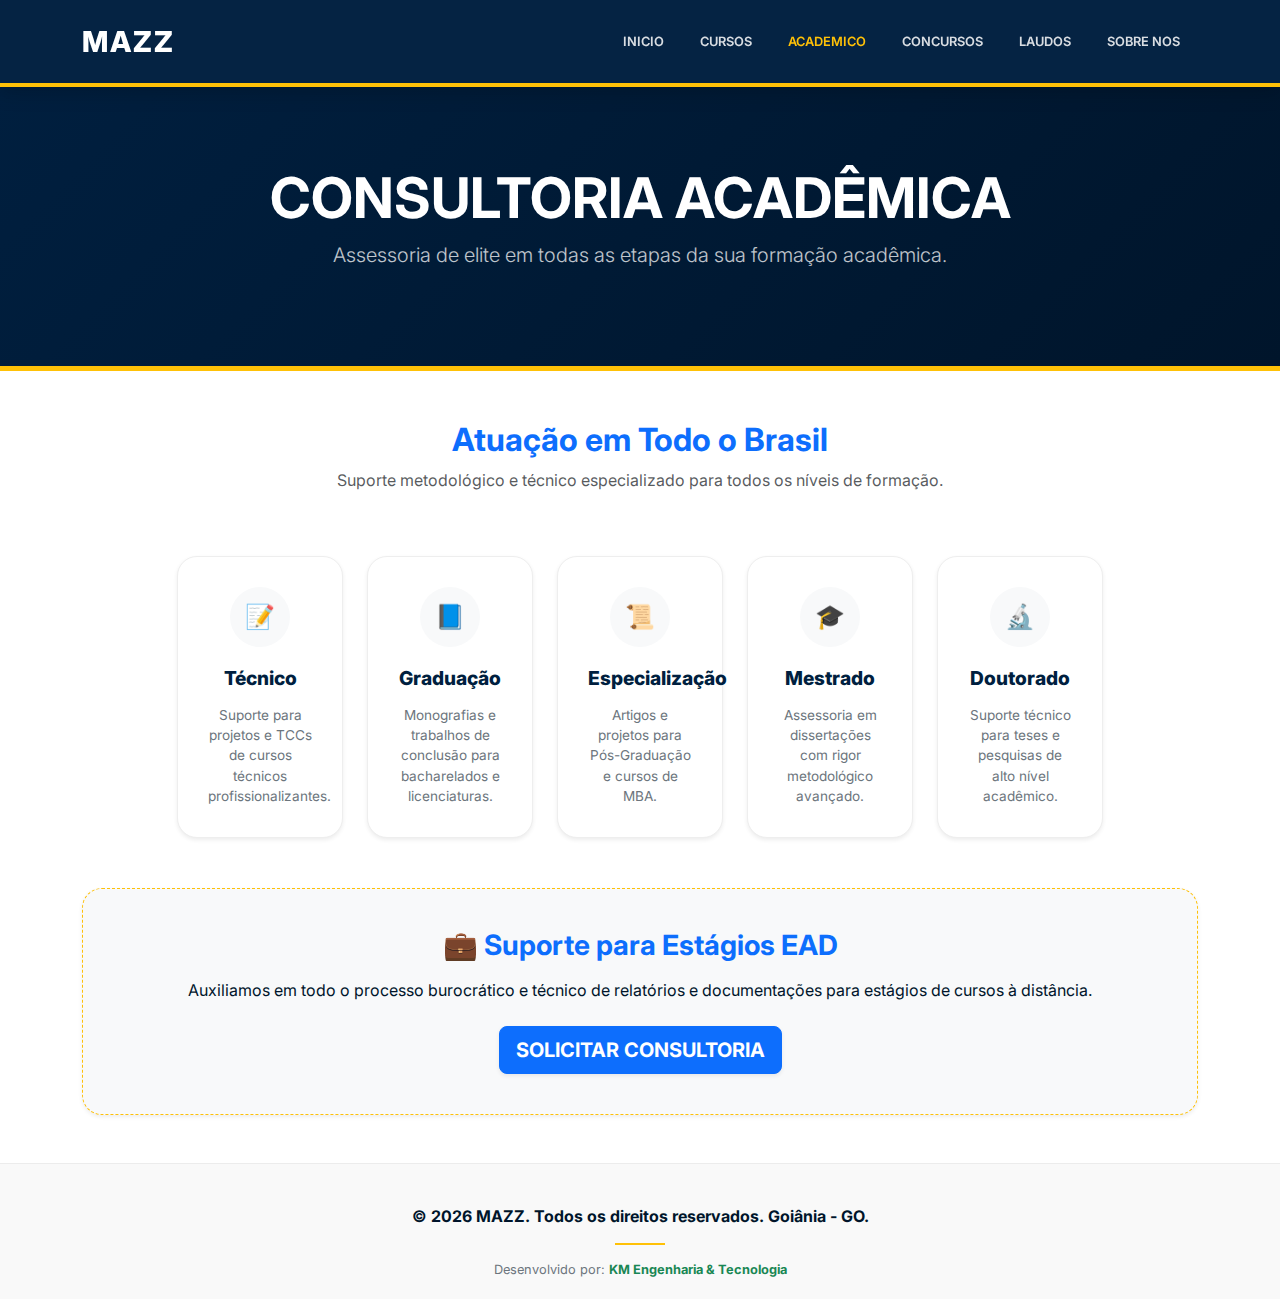
<file: academico.html>
<!DOCTYPE html>
<html lang="pt-BR">
<head>
    <meta charset="UTF-8">
    <meta name="viewport" content="width=device-width, initial-scale=1.0">
    <title>Consultoria Acadêmica - MAZZ</title>
    <link href="https://cdn.jsdelivr.net/npm/bootstrap@5.3.0/dist/css/bootstrap.min.css" rel="stylesheet">
    <link href="https://fonts.googleapis.com/css2?family=Inter:wght@400;600;800&display=swap" rel="stylesheet">
    <style>
        :root {
            --mazz-blue: #001f3f;
            --mazz-gold: #ffc107;
            --mazz-dark: #00152b;
            --mazz-gray: #6c757d;
            --mazz-light: #f8f9fa;
        }

        body { 
            padding-top: 85px; 
            font-family: 'Inter', sans-serif; 
            background-color: #ffffff;
            color: var(--mazz-dark);
        }

        /* NAVBAR PREMIUM */
        .navbar {
            background: rgba(0, 31, 63, 0.98) !important;
            backdrop-filter: blur(12px);
            border-bottom: 4px solid var(--mazz-gold);
            padding: 15px 0;
            box-shadow: 0 4px 20px rgba(0,0,0,0.2);
        }

        .navbar-brand { font-size: 1.8rem; font-weight: 800; letter-spacing: 2px; color: white !important; }
        .nav-link { color: rgba(255, 255, 255, 0.85) !important; font-weight: 600; text-transform: uppercase; font-size: 0.8rem; margin: 0 10px; transition: 0.3s; }
        .nav-link:hover, .nav-link.active { color: var(--mazz-gold) !important; }

        /* HEADER */
        .page-header {
            background: linear-gradient(135deg, var(--mazz-blue) 0%, var(--mazz-dark) 100%);
            color: white;
            padding: 80px 0;
            margin-bottom: 50px;
            border-bottom: 5px solid var(--mazz-gold);
        }

        /* CARDS ACADÊMICOS */
        .academico-card {
            border: 1px solid #eee;
            border-radius: 20px;
            transition: all 0.4s ease;
            background: #fff;
            padding: 30px;
            height: 100%;
            text-align: center;
            display: flex;
            flex-direction: column;
        }

        .academico-card:hover {
            transform: translateY(-10px);
            box-shadow: 0 20px 40px rgba(0,0,0,0.08);
            border-color: var(--mazz-gold);
        }

        .icon-circle {
            width: 60px;
            height: 60px;
            background: var(--mazz-light);
            color: var(--mazz-blue);
            border-radius: 50%;
            display: flex;
            align-items: center;
            justify-content: center;
            font-size: 1.5rem;
            margin: 0 auto 20px;
            transition: 0.3s;
        }

        .academico-card:hover .icon-circle {
            background: var(--mazz-gold);
            color: var(--mazz-blue);
        }

        .card-title { font-weight: 800; color: var(--mazz-blue); margin-bottom: 15px; font-size: 1.2rem; }
        .card-text { font-size: 0.85rem; color: var(--mazz-gray); flex-grow: 1; }

        /* DESTAQUE ESTÁGIO */
        .estagio-banner {
            background: var(--mazz-light);
            border-radius: 20px;
            padding: 40px;
            margin-top: 50px;
            border: 1px dashed var(--mazz-gold);
        }

        /* RODAPÉ MAZZ PADRÃO */
        .mazz-footer {
            background-color: #f9f9f9;
            padding: 40px 0 20px;
            border-top: 1px solid #ececec;
            margin-top: auto;
        }
        .footer-copyright { color: var(--mazz-dark); font-weight: 700; }
        .footer-divider { width: 50px; height: 2px; background: var(--mazz-gold); margin: 15px auto; }
        .footer-dev { font-size: 0.8rem; color: var(--mazz-gray); }
        .footer-dev a { color: #198754; text-decoration: none; font-weight: 700; }
    </style>
</head>
<body class="d-flex flex-column min-vh-100">

    <nav class="navbar navbar-expand-lg navbar-dark fixed-top">
        <div class="container">
            <a class="navbar-brand" href="index.html">MAZZ</a>
            <div class="collapse navbar-collapse" id="navbarNav">
                <ul class="navbar-nav ms-auto text-center">
                    <li class="nav-item"><a class="nav-link" href="index.html">Inicio</a></li>
                    <li class="nav-item"><a class="nav-link" href="cursos.html">Cursos</a></li>
                    <li class="nav-item"><a class="nav-link active" href="academico.html">Academico</a></li>
                    <li class="nav-item"><a class="nav-link" href="concursos.html">Concursos</a></li>
                    <li class="nav-item"><a class="nav-link" href="laudos.html">Laudos</a></li>
                    <li class="nav-item"><a class="nav-link" href="sobre.html">Sobre Nos</a></li>
                </ul>
            </div>
        </div>
    </nav>

    <header class="page-header text-center">
        <div class="container">
            <h1 class="display-4 fw-bold">CONSULTORIA ACADÊMICA</h1>
            <p class="lead opacity-75">Assessoria de elite em todas as etapas da sua formação acadêmica.</p>
        </div>
    </header>

    <main class="container mb-5 flex-grow-1">
        <div class="row text-center mb-5">
            <div class="col-12">
                <h2 class="fw-bold text-primary">Atuação em Todo o Brasil</h2>
                <p class="text-muted">Suporte metodológico e técnico especializado para todos os níveis de formação.</p>
            </div>
        </div>

        <div class="row g-4 justify-content-center">
            <div class="col-md-4 col-lg-2">
                <div class="academico-card shadow-sm">
                    <div class="icon-circle">📝</div>
                    <h4 class="card-title">Técnico</h4>
                    <p class="card-text">Suporte para projetos e TCCs de cursos técnicos profissionalizantes.</p>
                </div>
            </div>

            <div class="col-md-4 col-lg-2">
                <div class="academico-card shadow-sm">
                    <div class="icon-circle">📘</div>
                    <h4 class="card-title">Graduação</h4>
                    <p class="card-text">Monografias e trabalhos de conclusão para bacharelados e licenciaturas.</p>
                </div>
            </div>

            <div class="col-md-4 col-lg-2">
                <div class="academico-card shadow-sm">
                    <div class="icon-circle">📜</div>
                    <h4 class="card-title">Especialização</h4>
                    <p class="card-text">Artigos e projetos para Pós-Graduação e cursos de MBA.</p>
                </div>
            </div>

            <div class="col-md-4 col-lg-2">
                <div class="academico-card shadow-sm">
                    <div class="icon-circle">🎓</div>
                    <h4 class="card-title">Mestrado</h4>
                    <p class="card-text">Assessoria em dissertações com rigor metodológico avançado.</p>
                </div>
            </div>

            <div class="col-md-4 col-lg-2">
                <div class="academico-card shadow-sm">
                    <div class="icon-circle">🔬</div>
                    <h4 class="card-title">Doutorado</h4>
                    <p class="card-text">Suporte técnico para teses e pesquisas de alto nível acadêmico.</p>
                </div>
            </div>
        </div>

        <div class="estagio-banner text-center shadow-sm">
            <h3 class="fw-bold text-primary mb-3">💼 Suporte para Estágios EAD</h3>
            <p class="mb-4">Auxiliamos em todo o processo burocrático e técnico de relatórios e documentações para estágios de cursos à distância.</p>
            <a href="https://wa.me/5562996466033" class="btn btn-primary btn-lg fw-bold shadow-sm">SOLICITAR CONSULTORIA</a>
        </div>
    </main>

    <footer class="mazz-footer text-center">
        <div class="container">
            <div class="footer-copyright">
                &copy; 2026 MAZZ. Todos os direitos reservados. Goiânia - GO.
            </div>
            <div class="footer-divider"></div>
            <div class="footer-dev">
                Desenvolvido por: <a href="https://www.kmprojetos.eng.br/" target="_blank">KM Engenharia & Tecnologia</a>
            </div>
        </div>
    </footer>

    <script src="https://cdn.jsdelivr.net/npm/bootstrap@5.3.0/dist/js/bootstrap.bundle.min.js"></script>
</body>
</html>
</file>
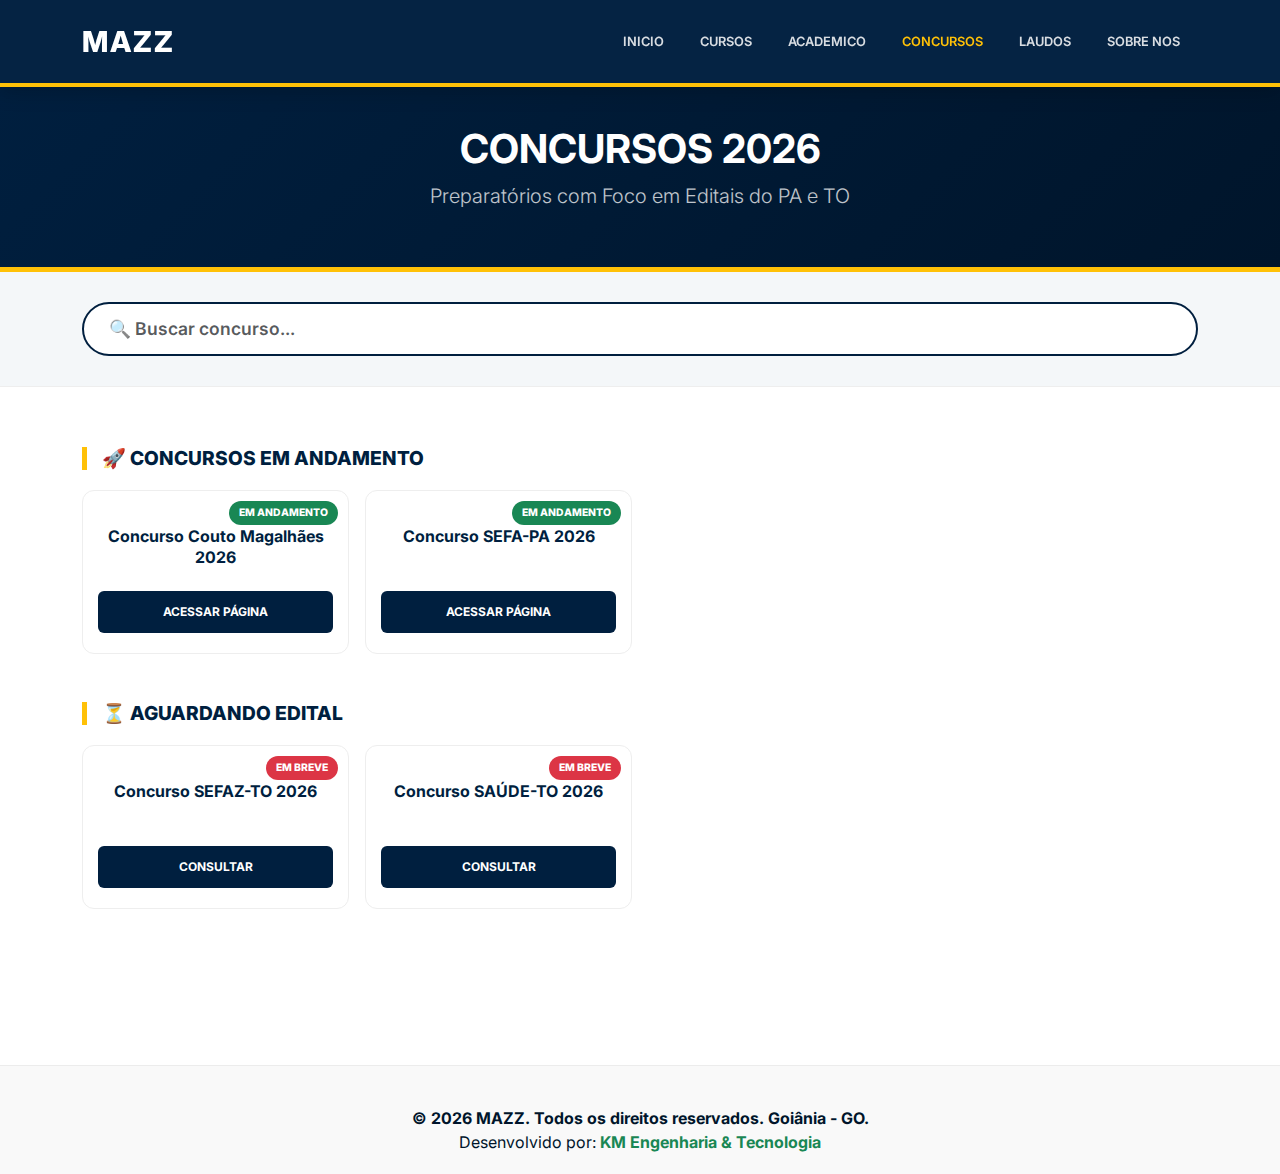
<file: concursos.html>
<!DOCTYPE html>
<html lang="pt-BR">
<head>
    <meta charset="UTF-8">
    <meta name="viewport" content="width=device-width, initial-scale=1.0">
    <title>Concursos 2026 - MAZZ</title>
    <link href="https://cdn.jsdelivr.net/npm/bootstrap@5.3.0/dist/css/bootstrap.min.css" rel="stylesheet">
    <link href="https://fonts.googleapis.com/css2?family=Inter:wght@400;600;800&display=swap" rel="stylesheet">
    <style>
        :root { --mazz-blue: #001f3f; --mazz-gold: #ffc107; --mazz-dark: #00152b; --mazz-gray: #6c757d; }
        body { padding-top: 85px; font-family: 'Inter', sans-serif; background-color: #ffffff; color: var(--mazz-dark); }
        
        .navbar { background: rgba(0, 31, 63, 0.98) !important; backdrop-filter: blur(12px); border-bottom: 4px solid var(--mazz-gold); padding: 15px 0; box-shadow: 0 4px 20px rgba(0,0,0,0.2); }
        .navbar-brand { font-size: 1.8rem; font-weight: 800; letter-spacing: 2px; color: white !important; text-decoration: none; }
        .nav-link { color: rgba(255, 255, 255, 0.85) !important; font-weight: 600; text-transform: uppercase; font-size: 0.8rem; margin: 0 10px; transition: 0.3s; }
        .nav-link:hover, .nav-link.active { color: var(--mazz-gold) !important; }

        .page-header { background: linear-gradient(135deg, var(--mazz-blue) 0%, var(--mazz-dark) 100%); color: white; padding: 40px 0; border-bottom: 5px solid var(--mazz-gold); text-align: center; }
        .search-container { background: #f4f7f9; padding: 30px 0; border-bottom: 1px solid #eee; margin-bottom: 20px; }
        .search-input { border: 2px solid var(--mazz-blue); border-radius: 50px; padding: 12px 25px; font-weight: 600; font-size: 1.1rem; outline: none; }

        .badge-status { font-size: 0.65rem; padding: 4px 10px; border-radius: 50px; position: absolute; top: 10px; right: 10px; font-weight: 800; text-transform: uppercase; }
        .bg-andamento { background-color: #198754; color: white; }
        .bg-aguardando { background-color: #dc3545; color: white; animation: pulse 2s infinite; }
        @keyframes pulse { 0% { opacity: 1; } 50% { opacity: 0.6; } 100% { opacity: 1; } }

        .trilha-title { color: var(--mazz-blue); font-weight: 800; border-left: 5px solid var(--mazz-gold); padding-left: 15px; margin: 40px 0 20px; text-transform: uppercase; font-size: 1.2rem; }
        .nr-card { border: 1px solid #eee; border-radius: 12px; transition: 0.3s; background: #fff; padding: 35px 15px 20px; height: 100%; display: flex; flex-direction: column; text-align: center; position: relative; }
        .nr-card:hover { border-color: var(--mazz-gold); box-shadow: 0 10px 20px rgba(0,0,0,0.05); transform: translateY(-5px); }
        .course-title { font-weight: 700; font-size: 1rem; color: var(--mazz-blue); min-height: 50px; margin-bottom: 15px; line-height: 1.3; }
        .btn-buy { background-color: var(--mazz-blue); color: white !important; font-size: 0.75rem; font-weight: 700; text-transform: uppercase; border-radius: 6px; border: none; padding: 12px; margin-top: auto; cursor: pointer; text-decoration: none; display: inline-block; }

        .modal-header { background-color: var(--mazz-blue); color: white; border-bottom: 3px solid var(--mazz-gold); }
        .ch-badge { background-color: var(--mazz-gold); color: var(--mazz-blue); font-weight: 800; padding: 5px 12px; border-radius: 5px; font-size: 0.85rem; display: inline-block; margin-bottom: 15px; }

        .mazz-footer { background-color: #f9f9f9; padding: 40px 0 20px; border-top: 1px solid #ececec; margin-top: 60px; text-align: center; }
        .footer-dev a { color: #198754; text-decoration: none; font-weight: 700; }
    </style>
</head>
<body class="d-flex flex-column min-vh-100">

    <nav class="navbar navbar-expand-lg navbar-dark fixed-top">
        <div class="container">
            <a class="navbar-brand" href="index.html">MAZZ</a>
            <div class="collapse navbar-collapse" id="navbarNav">
                <ul class="navbar-nav ms-auto text-center">
                    <li class="nav-item"><a class="nav-link" href="index.html">Inicio</a></li>
                    <li class="nav-item"><a class="nav-link" href="cursos.html">Cursos</a></li>
                    <li class="nav-item"><a class="nav-link" href="academico.html">Academico</a></li>
                    <li class="nav-item"><a class="nav-link active" href="concursos.html">Concursos</a></li>
                    <li class="nav-item"><a class="nav-link" href="laudos.html">Laudos</a></li>
                    <li class="nav-item"><a class="nav-link" href="sobre.html">Sobre Nos</a></li>
                </ul>
            </div>
        </div>
    </nav>

    <header class="page-header">
        <div class="container">
            <h1 class="display-6 fw-bold text-uppercase">Concursos 2026</h1>
            <p class="lead opacity-75">Preparatórios com Foco em Editais do PA e TO</p>
        </div>
    </header>

    <section class="search-container sticky-top" style="top: 80px; z-index: 999;">
        <div class="container text-center">
            <input type="text" id="searchInput" class="form-control search-input" placeholder="🔍 Buscar concurso...">
        </div>
    </section>

    <main class="container mb-5 flex-grow-1">
        <div id="trilhas-container"></div>
        <div id="noResults" class="text-center py-5 d-none"><h4>Nenhum curso encontrado.</h4></div>
    </main>

    <div class="modal fade" id="modalEmenta" tabindex="-1">
        <div class="modal-dialog modal-dialog-centered">
            <div class="modal-content border-0">
                <div class="modal-header">
                    <h5 class="modal-title fw-bold" id="m-titulo">DETALHES DO CURSO</h5>
                    <button type="button" class="btn-close btn-close-white" data-bs-dismiss="modal"></button>
                </div>
                <div class="modal-body p-4 text-center">
                    <div class="ch-badge">⏱ Carga Horária: 40 Horas</div>
                    <p class="text-muted fw-bold">Conteúdo: Apostilas, Exercícios e Simulados Online.</p>
                    <hr>
                    <a href="https://wa.me/5562996466033" target="_blank" class="btn btn-success w-100 fw-bold py-3 mt-3">CONSULTAR NO WHATSAPP</a>
                </div>
            </div>
        </div>
    </div>

    <footer class="mazz-footer">
        <div class="container">
            <div class="fw-bold">&copy; 2026 MAZZ. Todos os direitos reservados. Goiânia - GO.</div>
            <div class="footer-dev">Desenvolvido por: <a href="https://www.kmprojetos.eng.br/" target="_blank">KM Engenharia & Tecnologia</a></div>
        </div>
    </footer>

    <script src="https://cdn.jsdelivr.net/npm/bootstrap@5.3.0/dist/js/bootstrap.bundle.min.js"></script>
    <script>
        const dadosTrilhas = [
            {
                trilha: "🚀 CONCURSOS EM ANDAMENTO",
                statusClass: "bg-andamento",
                statusText: "Em Andamento",
                cursos: [
                    { nome: "Concurso Couto Magalhães 2026", link: "couto.html" },
                    { nome: "Concurso SEFA-PA 2026", link: "sefa-pa.html" }
                ]
            },
            {
                trilha: "⏳ AGUARDANDO EDITAL",
                statusClass: "bg-aguardando",
                statusText: "Em Breve",
                cursos: [
                    { nome: "Concurso SEFAZ-TO 2026", link: null },
                    { nome: "Concurso SAÚDE-TO 2026", link: null }
                ]
            }
        ];

        const container = document.getElementById('trilhas-container');

        function render(f = "") {
            container.innerHTML = "";
            let total = 0;
            dadosTrilhas.forEach(t => {
                let has = false;
                let content = `<h2 class="trilha-title">${t.trilha}</h2><div class="row g-3">`;
                t.cursos.forEach(c => {
                    if (c.nome.toLowerCase().includes(f.toLowerCase())) {
                        let btnHtml = c.link 
                            ? `<a href="${c.link}" class="btn-buy">Acessar Página</a>`
                            : `<button class="btn-buy" onclick="abrir('${c.nome}')">Consultar</button>`;
                        
                        content += `
                            <div class="col-6 col-md-6 col-lg-3">
                                <div class="nr-card">
                                    <span class="badge-status ${t.statusClass}">${t.statusText}</span>
                                    <div class="course-title">${c.nome}</div>
                                    ${btnHtml}
                                </div>
                            </div>`;
                        total++; has = true;
                    }
                });
                content += `</div>`;
                if (has) container.innerHTML += `<div class="mb-5">${content}</div>`;
            });
            document.getElementById('noResults').classList.toggle('d-none', total > 0);
        }

        function abrir(titulo) {
            document.getElementById('m-titulo').innerText = titulo;
            new bootstrap.Modal(document.getElementById('modalEmenta')).show();
        }

        document.getElementById('searchInput').addEventListener('input', (e) => render(e.target.value));
        render();
    </script>
</body>
</html>
</file>
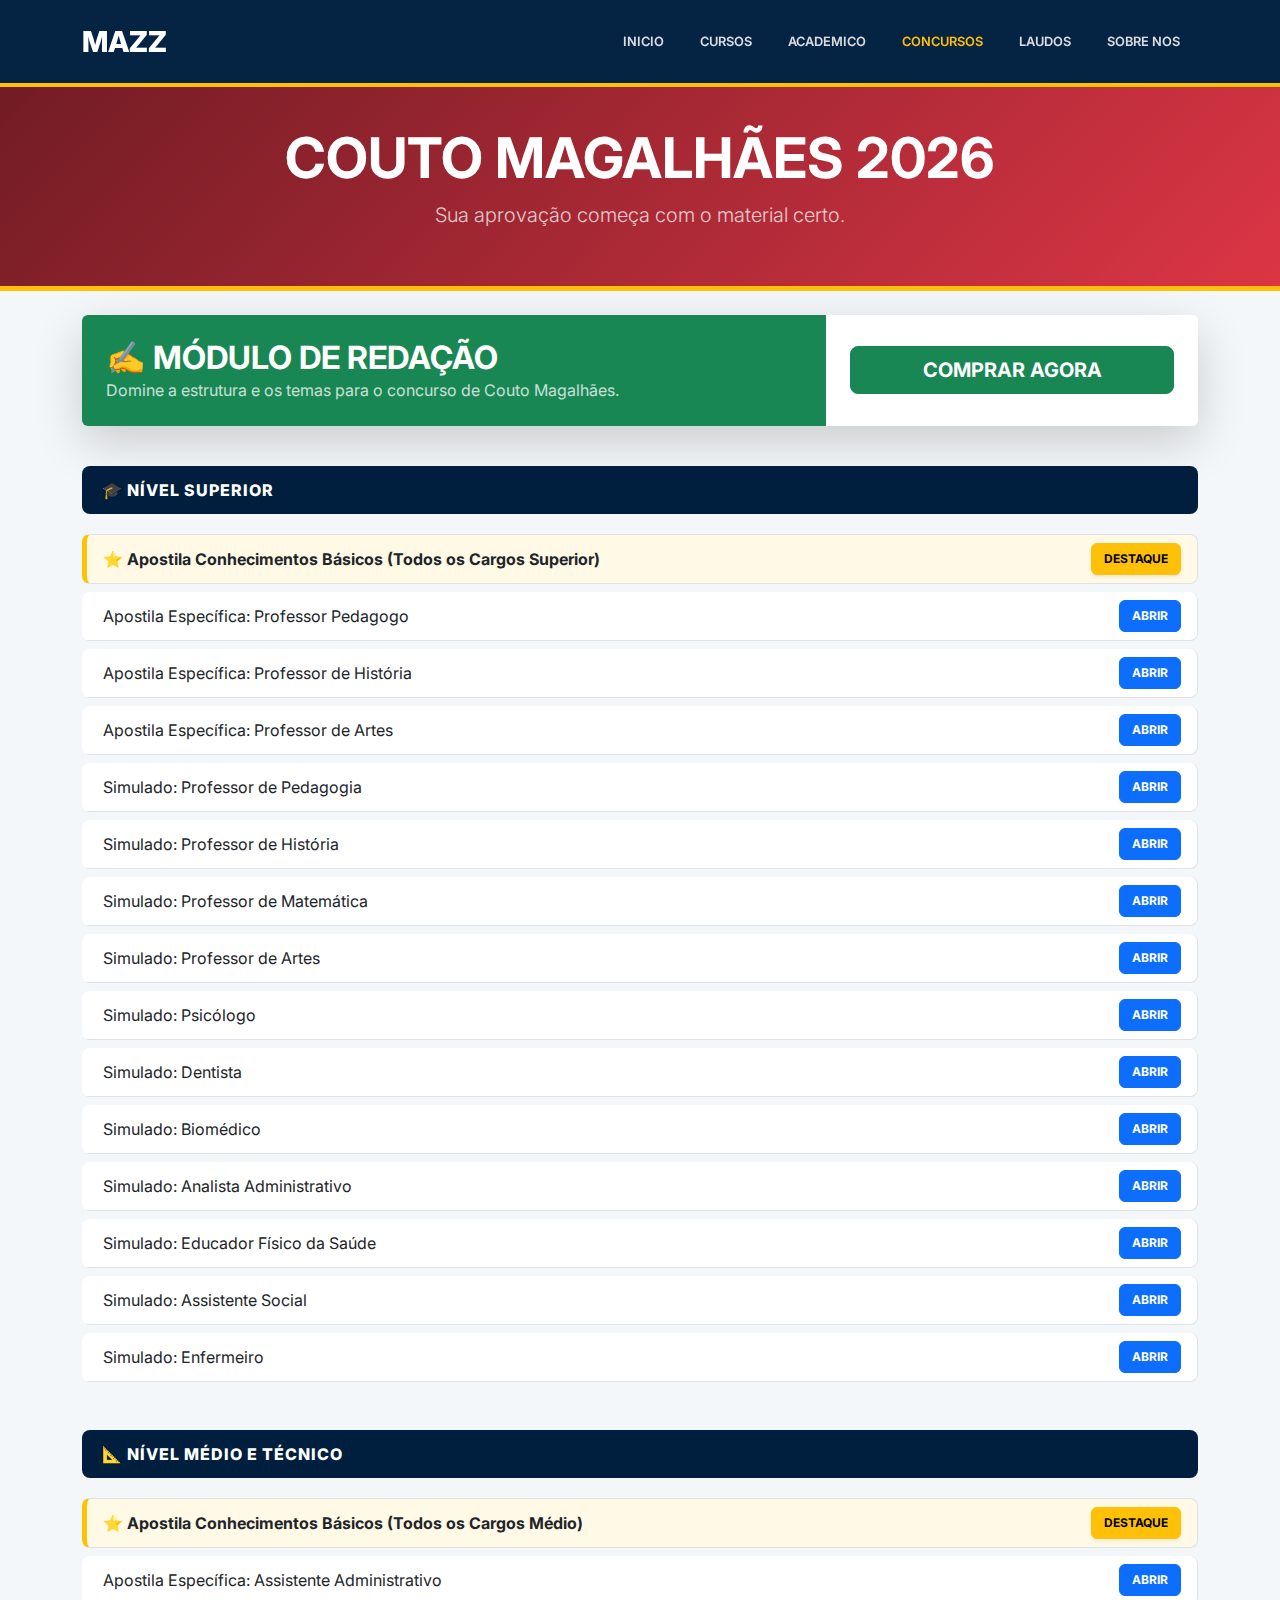
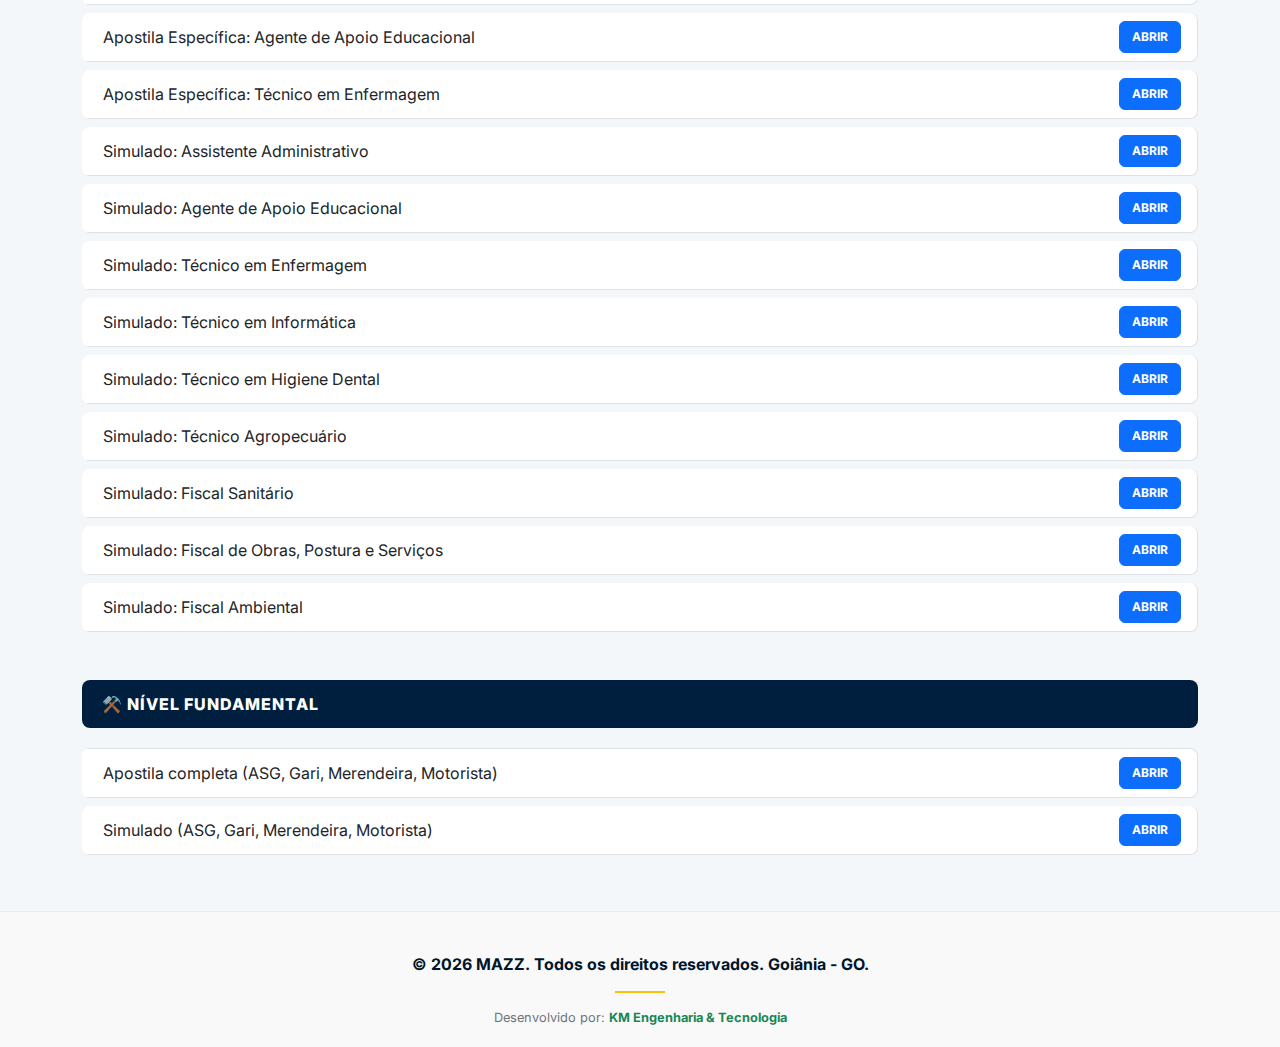
<file: couto.html>
<!DOCTYPE html>
<html lang="pt-BR">
<head>
    <meta charset="UTF-8">
    <meta name="viewport" content="width=device-width, initial-scale=1.0">
    <title>MAZZ - Concurso Couto Magalhães 2026</title>
    <link href="https://cdn.jsdelivr.net/npm/bootstrap@5.3.0/dist/css/bootstrap.min.css" rel="stylesheet">
    <link href="https://fonts.googleapis.com/css2?family=Inter:wght@400;600;800&display=swap" rel="stylesheet">
    <style>
        :root {
            --mazz-blue: #001f3f;
            --mazz-gold: #ffc107;
            --mazz-dark: #00152b;
            --mazz-gray: #6c757d;
        }

        body { 
            padding-top: 85px; 
            font-family: 'Inter', sans-serif; 
            background-color: #f4f7f9;
            color: var(--mazz-dark);
        }

        /* NAVBAR PREMIUM */
        .navbar {
            background: rgba(0, 31, 63, 0.98) !important;
            backdrop-filter: blur(12px);
            border-bottom: 4px solid var(--mazz-gold);
            padding: 15px 0;
        }

        .navbar-brand { font-size: 1.8rem; font-weight: 800; color: white !important; }
        .nav-link { color: rgba(255, 255, 255, 0.85) !important; font-weight: 600; text-transform: uppercase; font-size: 0.8rem; margin: 0 10px; }
        .nav-link:hover, .nav-link.active { color: var(--mazz-gold) !important; }

        /* HEADER */
        .page-header {
            background: linear-gradient(135deg, #721c24 0%, #dc3545 100%);
            color: white;
            padding: 40px 0;
            border-bottom: 5px solid var(--mazz-gold);
        }

        /* ESTILO DOS LINKS/CARDS */
        .level-title {
            background: var(--mazz-blue);
            color: white;
            padding: 12px 20px;
            border-radius: 8px;
            font-weight: 800;
            margin-top: 40px;
            margin-bottom: 20px;
            text-transform: uppercase;
            letter-spacing: 1px;
        }

        .list-group-item {
            transition: 0.3s;
            border-left: 5px solid transparent;
            margin-bottom: 8px;
            border-radius: 8px !important;
        }

        .list-group-item:hover {
            transform: translateX(10px);
            border-left: 5px solid var(--mazz-gold);
            background-color: #fff;
            box-shadow: 0 5px 15px rgba(0,0,0,0.05);
        }

        /* DESTAQUE INTERNO */
        .item-destaque {
            background-color: #fff9e6 !important;
            border-left: 5px solid var(--mazz-gold) !important;
            font-weight: 700;
        }

        .btn-buy {
            font-weight: 700;
            font-size: 0.75rem;
            text-transform: uppercase;
        }

        /* RODAPÉ MAZZ */
        .mazz-footer {
            background-color: #f9f9f9;
            padding: 40px 0 20px;
            border-top: 1px solid #ececec;
            margin-top: auto;
        }
        .footer-copyright { color: var(--mazz-dark); font-weight: 700; }
        .footer-divider { width: 50px; height: 2px; background: var(--mazz-gold); margin: 15px auto; }
        .footer-dev { font-size: 0.8rem; color: var(--mazz-gray); }
        .footer-dev a { color: #198754; text-decoration: none; font-weight: 700; }
    </style>
</head>
<body class="d-flex flex-column min-vh-100">

    <nav class="navbar navbar-expand-lg navbar-dark fixed-top">
        <div class="container">
            <a class="navbar-brand" href="index.html">MAZZ</a>
            <div class="collapse navbar-collapse" id="navbarNav">
                <ul class="navbar-nav ms-auto text-center">
                    <li class="nav-item"><a class="nav-link" href="index.html">Inicio</a></li>
                    <li class="nav-item"><a class="nav-link" href="cursos.html">Cursos</a></li>
                    <li class="nav-item"><a class="nav-link" href="academico.html">Academico</a></li>
                    <li class="nav-item"><a class="nav-link active" href="concursos.html">Concursos</a></li>
                    <li class="nav-item"><a class="nav-link" href="laudos.html">Laudos</a></li>
                    <li class="nav-item"><a class="nav-link" href="sobre.html">Sobre Nos</a></li>
                </ul>
            </div>
        </div>
    </nav>

    <header class="page-header text-center">
        <div class="container">
            <h1 class="display-4 fw-bold">COUTO MAGALHÃES 2026</h1>
            <p class="lead opacity-75">Sua aprovação começa com o material certo.</p>
        </div>
    </header>

    <main class="container mb-5 flex-grow-1">
        
        <div class="card border-0 shadow-lg mt-4 overflow-hidden">
            <div class="row g-0">
                <div class="col-md-8 bg-success text-white p-4 d-flex flex-column justify-content-center">
                    <h2 class="fw-bold mb-0">✍️ MÓDULO DE REDAÇÃO</h2>
                    <p class="mb-0 opacity-75">Domine a estrutura e os temas para o concurso de Couto Magalhães.</p>
                </div>
                <div class="col-md-4 bg-white p-4 d-flex align-items-center justify-content-center">
                    <a href="https://mazz.herospark.co/redacao-concurso-2026-do-couto-magalhaes" target="_blank" class="btn btn-success btn-lg w-100 fw-bold">COMPRAR AGORA</a>
                </div>
            </div>
        </div>

        <div class="level-title">🎓 Nível Superior</div>
        <div class="list-group">
            <a href="https://mazz.herospark.co/concurso-2026-do-couto-magalhaes-todos-os-cargos-de-nivel-superior-apostila-conhecimentos-basicos" target="_blank" class="list-group-item list-group-item-action d-flex justify-content-between align-items-center item-destaque">
                ⭐ Apostila Conhecimentos Básicos (Todos os Cargos Superior)
                <span class="btn btn-warning btn-buy shadow-sm">Destaque</span>
            </a>
            
            <a href="https://mazz.herospark.co/concurso-2026-do-couto-magalhaes-professor-de-nivel-superior-pedagogo-apostila-especifica" target="_blank" class="list-group-item list-group-item-action d-flex justify-content-between align-items-center">
                Apostila Específica: Professor Pedagogo
                <span class="btn btn-primary btn-buy">Abrir</span>
            </a>
            <a href="https://mazz.herospark.co/professor-de-historia-especifica-concurso-2026-do-couto-magalhaes" target="_blank" class="list-group-item list-group-item-action d-flex justify-content-between align-items-center">
                Apostila Específica: Professor de História
                <span class="btn btn-primary btn-buy">Abrir</span>
            </a>
            <a href="https://mazz.herospark.co/professor-de-artes-especifica-concurso-2026-do-couto-magalhaes" target="_blank" class="list-group-item list-group-item-action d-flex justify-content-between align-items-center">
                Apostila Específica: Professor de Artes
                <span class="btn btn-primary btn-buy">Abrir</span>
            </a>
            <a href="https://mazz.herospark.co/concurso-2026-do-couto-magalhaes-professor-de-pedagogia-simulado" target="_blank" class="list-group-item list-group-item-action d-flex justify-content-between align-items-center">
                Simulado: Professor de Pedagogia
                <span class="btn btn-primary btn-buy">Abrir</span>
            </a>
            <a href="https://mazz.herospark.co/concurso-2026-do-couto-magalhaes-professor-de-historia-simulado" target="_blank" class="list-group-item list-group-item-action d-flex justify-content-between align-items-center">
                Simulado: Professor de História
                <span class="btn btn-primary btn-buy">Abrir</span>
            </a>
            <a href="https://mazz.herospark.co/professor-de-matematica-simulado-concurso-2026-do-couto-magalhaes" target="_blank" class="list-group-item list-group-item-action d-flex justify-content-between align-items-center">
                Simulado: Professor de Matemática
                <span class="btn btn-primary btn-buy">Abrir</span>
            </a>
            <a href="https://mazz.herospark.co/professor-de-artes-simulado-concurso-2026-do-couto-magalhaes" target="_blank" class="list-group-item list-group-item-action d-flex justify-content-between align-items-center">
                Simulado: Professor de Artes
                <span class="btn btn-primary btn-buy">Abrir</span>
            </a>
            <a href="https://mazz.herospark.co/concurso-2026-do-couto-magalhaes-nivel-superior-psicologo-simulado" target="_blank" class="list-group-item list-group-item-action d-flex justify-content-between align-items-center">
                Simulado: Psicólogo
                <span class="btn btn-primary btn-buy">Abrir</span>
            </a>
            <a href="https://mazz.herospark.co/dentista-simulado-concurso-2026-do-couto-magalhaes" target="_blank" class="list-group-item list-group-item-action d-flex justify-content-between align-items-center">
                Simulado: Dentista
                <span class="btn btn-primary btn-buy">Abrir</span>
            </a>
            <a href="https://mazz.herospark.co/biomedico-simulado-concurso-2026-do-couto-magalhaes" target="_blank" class="list-group-item list-group-item-action d-flex justify-content-between align-items-center">
                Simulado: Biomédico
                <span class="btn btn-primary btn-buy">Abrir</span>
            </a>
            <a href="https://mazz.herospark.co/concurso-2026-do-couto-magalhaes-analista-administrativo-simulado" target="_blank" class="list-group-item list-group-item-action d-flex justify-content-between align-items-center">
                Simulado: Analista Administrativo
                <span class="btn btn-primary btn-buy">Abrir</span>
            </a>
            <a href="https://mazz.herospark.co/concurso-2026-do-couto-magalhaes-educador-fisico-da-saude-simulado" target="_blank" class="list-group-item list-group-item-action d-flex justify-content-between align-items-center">
                Simulado: Educador Físico da Saúde
                <span class="btn btn-primary btn-buy">Abrir</span>
            </a>
            <a href="https://mazz.herospark.co/concurso-2026-do-couto-magalhaes-assistente-social-simulado" target="_blank" class="list-group-item list-group-item-action d-flex justify-content-between align-items-center">
                Simulado: Assistente Social
                <span class="btn btn-primary btn-buy">Abrir</span>
            </a>
            <a href="https://mazz.herospark.co/concurso-2026-do-couto-magalhaes-enfermeiro-simulado" target="_blank" class="list-group-item list-group-item-action d-flex justify-content-between align-items-center">
                Simulado: Enfermeiro
                <span class="btn btn-primary btn-buy">Abrir</span>
            </a>
        </div>

        <div class="level-title">📐 Nível Médio e Técnico</div>
        <div class="list-group">
            <a href="https://mazz.herospark.co/medio-todos-os-cargos-apostila-conhecimentos-basicos-concurso-2026-do-couto-magalhaes" target="_blank" class="list-group-item list-group-item-action d-flex justify-content-between align-items-center item-destaque">
                ⭐ Apostila Conhecimentos Básicos (Todos os Cargos Médio)
                <span class="btn btn-warning btn-buy shadow-sm">Destaque</span>
            </a>

            <a href="https://mazz.herospark.co/medio-assistente-administrativo-especifico-concurso-2026-do-couto-magalhaes" target="_blank" class="list-group-item list-group-item-action d-flex justify-content-between align-items-center">
                Apostila Específica: Assistente Administrativo
                <span class="btn btn-primary btn-buy">Abrir</span>
            </a>
            <a href="https://mazz.herospark.co/medio-agente-de-apoio-educacional-especifico-concurso-2026-do-couto-magalhaes" target="_blank" class="list-group-item list-group-item-action d-flex justify-content-between align-items-center">
                Apostila Específica: Agente de Apoio Educacional
                <span class="btn btn-primary btn-buy">Abrir</span>
            </a>
            <a href="https://mazz.herospark.co/medio-tecnico-em-enfermagem-especifico-concurso-2026-do-couto-magalhaes" target="_blank" class="list-group-item list-group-item-action d-flex justify-content-between align-items-center">
                Apostila Específica: Técnico em Enfermagem
                <span class="btn btn-primary btn-buy">Abrir</span>
            </a>
            <a href="https://mazz.herospark.co/concurso-2026-do-couto-magalhaes-assistente-administrativo-simulado" target="_blank" class="list-group-item list-group-item-action d-flex justify-content-between align-items-center">
                Simulado: Assistente Administrativo
                <span class="btn btn-primary btn-buy">Abrir</span>
            </a>
            <a href="https://mazz.herospark.co/concurso-2026-do-couto-magalhaes-agente-de-apoio-educacional-smulado" target="_blank" class="list-group-item list-group-item-action d-flex justify-content-between align-items-center">
                Simulado: Agente de Apoio Educacional
                <span class="btn btn-primary btn-buy">Abrir</span>
            </a>
            <a href="https://mazz.herospark.co/concurso-2026-do-couto-magalhaes-tecnico-em-enfermagem-simulado" target="_blank" class="list-group-item list-group-item-action d-flex justify-content-between align-items-center">
                Simulado: Técnico em Enfermagem
                <span class="btn btn-primary btn-buy">Abrir</span>
            </a>
            <a href="https://mazz.herospark.co/concurso-2026-do-couto-magalhaes-tecnico-em-informatica-smulado" target="_blank" class="list-group-item list-group-item-action d-flex justify-content-between align-items-center">
                Simulado: Técnico em Informática
                <span class="btn btn-primary btn-buy">Abrir</span>
            </a>
            <a href="https://mazz.herospark.co/concurso-2026-do-couto-magalhaes-tecnico-em-higiene-dental-simulado" target="_blank" class="list-group-item list-group-item-action d-flex justify-content-between align-items-center">
                Simulado: Técnico em Higiene Dental
                <span class="btn btn-primary btn-buy">Abrir</span>
            </a>
            <a href="https://mazz.herospark.co/concurso-2026-do-couto-magalhaes-tecnico-agropecuario-simulado" target="_blank" class="list-group-item list-group-item-action d-flex justify-content-between align-items-center">
                Simulado: Técnico Agropecuário
                <span class="btn btn-primary btn-buy">Abrir</span>
            </a>
            <a href="https://mazz.herospark.co/concurso-2026-do-couto-magalhaes-fiscal-sanitario-simulado" target="_blank" class="list-group-item list-group-item-action d-flex justify-content-between align-items-center">
                Simulado: Fiscal Sanitário
                <span class="btn btn-primary btn-buy">Abrir</span>
            </a>
            <a href="https://mazz.herospark.co/concurso-2026-do-couto-magalhaes-fiscal-de-obras-postura-e-servicos-simulado" target="_blank" class="list-group-item list-group-item-action d-flex justify-content-between align-items-center">
                Simulado: Fiscal de Obras, Postura e Serviços
                <span class="btn btn-primary btn-buy">Abrir</span>
            </a>
            <a href="https://mazz.herospark.co/concurso-2026-do-couto-magalhaes-fiscal-ambiental-simulado" target="_blank" class="list-group-item list-group-item-action d-flex justify-content-between align-items-center">
                Simulado: Fiscal Ambiental
                <span class="btn btn-primary btn-buy">Abrir</span>
            </a>
        </div>

        <div class="level-title">⚒️ Nível Fundamental</div>
        <div class="list-group">
            <a href="https://mazz.herospark.co/concurso-2026-do-couto-magalhaes-auxiliar-de-servicos-gerais-gari-merendeira-motorista-apostila-100-exercicios-de-fixacao" target="_blank" class="list-group-item list-group-item-action d-flex justify-content-between align-items-center">
                Apostila completa (ASG, Gari, Merendeira, Motorista)
                <span class="btn btn-primary btn-buy">Abrir</span>
            </a>
            <a href="https://mazz.herospark.co/concurso-2026-do-couto-magalhaes-auxiliar-de-servicos-gerais-gari-merendeira-motorista-categoria-vigia" target="_blank" class="list-group-item list-group-item-action d-flex justify-content-between align-items-center">
                Simulado (ASG, Gari, Merendeira, Motorista)
                <span class="btn btn-primary btn-buy">Abrir</span>
            </a>
        </div>

    </main>

    <footer class="mazz-footer text-center">
        <div class="container">
            <div class="footer-copyright">
                &copy; 2026 MAZZ. Todos os direitos reservados. Goiânia - GO.
            </div>
            <div class="footer-divider"></div>
            <div class="footer-dev">
                Desenvolvido por: <a href="https://www.kmprojetos.eng.br/" target="_blank">KM Engenharia & Tecnologia</a>
            </div>
        </div>
    </footer>

    <script src="https://cdn.jsdelivr.net/npm/bootstrap@5.3.0/dist/js/bootstrap.bundle.min.js"></script>
</body>
</html>
</file>
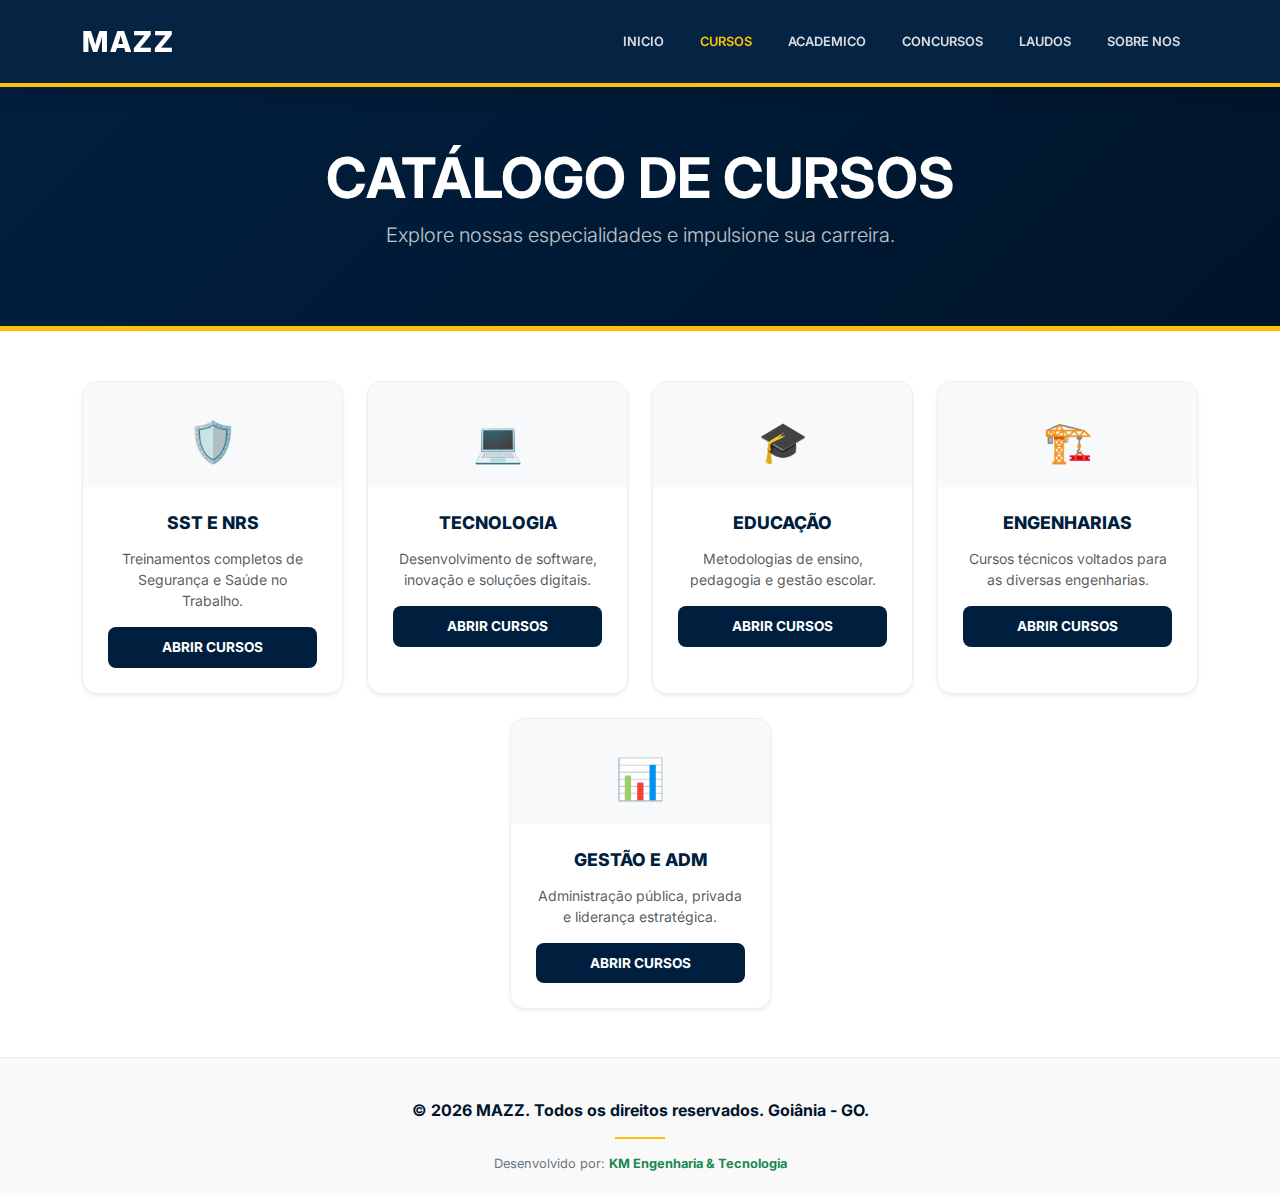
<file: cursos.html>
<!DOCTYPE html>
<html lang="pt-BR">
<head>
    <meta charset="UTF-8">
    <meta name="viewport" content="width=device-width, initial-scale=1.0">
    <title>Categorias de Cursos - MAZZ</title>
    <link href="https://cdn.jsdelivr.net/npm/bootstrap@5.3.0/dist/css/bootstrap.min.css" rel="stylesheet">
    <link href="https://fonts.googleapis.com/css2?family=Inter:wght@400;600;800&display=swap" rel="stylesheet">
    <style>
        :root {
            --mazz-blue: #001f3f;
            --mazz-gold: #ffc107;
            --mazz-dark: #00152b;
            --mazz-gray: #6c757d;
            --mazz-light: #f8f9fa;
        }

        body { 
            padding-top: 85px; 
            font-family: 'Inter', sans-serif; 
            background-color: #ffffff;
            color: var(--mazz-dark);
        }

        /* NAVBAR PREMIUM */
        .navbar {
            background: rgba(0, 31, 63, 0.98) !important;
            backdrop-filter: blur(12px);
            border-bottom: 4px solid var(--mazz-gold);
            padding: 15px 0;
            box-shadow: 0 4px 20px rgba(0,0,0,0.2);
        }

        .navbar-brand {
            font-size: 1.8rem;
            font-weight: 800;
            letter-spacing: 2px;
            color: white !important;
        }

        .nav-link {
            color: rgba(255, 255, 255, 0.85) !important;
            font-weight: 600;
            text-transform: uppercase;
            font-size: 0.8rem;
            margin: 0 10px;
            transition: 0.3s;
        }

        .nav-link:hover, .nav-link.active {
            color: var(--mazz-gold) !important;
        }

        /* HEADER */
        .page-header {
            background: linear-gradient(135deg, var(--mazz-blue) 0%, var(--mazz-dark) 100%);
            color: white;
            padding: 60px 0;
            margin-bottom: 50px;
            border-bottom: 5px solid var(--mazz-gold);
        }

        /* CARDS DE CATEGORIA */
        .category-card {
            border: 1px solid #eee;
            border-radius: 15px;
            transition: all 0.4s ease;
            background: #fff;
            overflow: hidden;
            height: 100%;
            display: flex;
            flex-direction: column;
        }

        .category-card:hover {
            transform: translateY(-10px);
            box-shadow: 0 20px 40px rgba(0,0,0,0.08);
            border-color: var(--mazz-gold);
        }

        .category-icon {
            font-size: 2.5rem;
            padding: 30px 0 15px;
            background: var(--mazz-light);
            text-align: center;
            transition: 0.3s;
        }

        .category-card:hover .category-icon {
            background: var(--mazz-gold);
        }

        .category-body {
            padding: 25px;
            text-align: center;
            flex-grow: 1;
        }

        .category-title {
            font-weight: 800;
            font-size: 1.1rem;
            text-transform: uppercase;
            margin-bottom: 15px;
            color: var(--mazz-blue);
        }

        .btn-category {
            background-color: var(--mazz-blue);
            color: white;
            border: none;
            padding: 10px 20px;
            font-weight: 700;
            font-size: 0.85rem;
            text-transform: uppercase;
            border-radius: 8px;
            width: 100%;
            transition: 0.3s;
            text-decoration: none;
            display: inline-block;
        }

        .btn-category:hover {
            background-color: var(--mazz-gold);
            color: var(--mazz-blue);
        }

        /* FOOTER */
        .mazz-footer {
            background-color: #f9f9f9;
            padding: 40px 0 20px;
            border-top: 1px solid #ececec;
            margin-top: auto;
            text-align: center;
        }

        .footer-copyright { color: var(--mazz-dark); font-weight: 700; }
        .footer-divider { width: 50px; height: 2px; background: var(--mazz-gold); margin: 15px auto; }
        .footer-dev { font-size: 0.8rem; color: var(--mazz-gray); }
        .footer-dev a { color: #198754; text-decoration: none; font-weight: 700; }
    </style>
</head>
<body class="d-flex flex-column min-vh-100">

    <nav class="navbar navbar-expand-lg navbar-dark fixed-top">
        <div class="container">
            <a class="navbar-brand" href="index.html">MAZZ</a>
            <div class="collapse navbar-collapse" id="navbarNav">
                <ul class="navbar-nav ms-auto text-center">
                    <li class="nav-item"><a class="nav-link" href="index.html">Inicio</a></li>
                    <li class="nav-item"><a class="nav-link active" href="cursos.html">Cursos</a></li>
                    <li class="nav-item"><a class="nav-link" href="academico.html">Academico</a></li>
                    <li class="nav-item"><a class="nav-link" href="concursos.html">Concursos</a></li>
                    <li class="nav-item"><a class="nav-link" href="laudos.html">Laudos</a></li>
                    <li class="nav-item"><a class="nav-link" href="sobre.html">Sobre Nos</a></li>
                </ul>
            </div>
        </div>
    </nav>

    <header class="page-header text-center">
        <div class="container">
            <h1 class="display-4 fw-bold">CATÁLOGO DE CURSOS</h1>
            <p class="lead opacity-75">Explore nossas especialidades e impulsione sua carreira.</p>
        </div>
    </header>

    <main class="container mb-5 flex-grow-1">
        <div class="row g-4 justify-content-center">
            
            <div class="col-md-4 col-lg-3">
                <div class="category-card shadow-sm">
                    <div class="category-icon">🛡️</div>
                    <div class="category-body">
                        <h5 class="category-title">SST e NRs</h5>
                        <p class="text-muted small">Treinamentos completos de Segurança e Saúde no Trabalho.</p>
                        <a href="sst-nrs.html" class="btn btn-category">Abrir Cursos</a>
                    </div>
                </div>
            </div>

            <div class="col-md-4 col-lg-3">
                <div class="category-card shadow-sm">
                    <div class="category-icon">💻</div>
                    <div class="category-body">
                        <h5 class="category-title">Tecnologia</h5>
                        <p class="text-muted small">Desenvolvimento de software, inovação e soluções digitais.</p>
                        <a href="tecnologia.html" class="btn btn-category">Abrir Cursos</a>
                    </div>
                </div>
            </div>

            <div class="col-md-4 col-lg-3">
                <div class="category-card shadow-sm">
                    <div class="category-icon">🎓</div>
                    <div class="category-body">
                        <h5 class="category-title">Educação</h5>
                        <p class="text-muted small">Metodologias de ensino, pedagogia e gestão escolar.</p>
                        <a href="educacao.html" class="btn btn-category">Abrir Cursos</a>
                    </div>
                </div>
            </div>

            <div class="col-md-4 col-lg-3">
                <div class="category-card shadow-sm">
                    <div class="category-icon">🏗️</div>
                    <div class="category-body">
                        <h5 class="category-title">Engenharias</h5>
                        <p class="text-muted small">Cursos técnicos voltados para as diversas engenharias.</p>
                        <a href="engenharias.html" class="btn btn-category">Abrir Cursos</a>
                    </div>
                </div>
            </div>

            <div class="col-md-4 col-lg-3">
                <div class="category-card shadow-sm">
                    <div class="category-icon">📊</div>
                    <div class="category-body">
                        <h5 class="category-title">Gestão e ADM</h5>
                        <p class="text-muted small">Administração pública, privada e liderança estratégica.</p>
                        <a href="gestao-adm.html" class="btn btn-category">Abrir Cursos</a>
                    </div>
                </div>
            </div>

        </div>
    </main>

    <footer class="mazz-footer">
        <div class="container">
            <div class="footer-copyright">
                &copy; 2026 MAZZ. Todos os direitos reservados. Goiânia - GO.
            </div>
            <div class="footer-divider"></div>
            <div class="footer-dev">
                Desenvolvido por: <a href="https://www.kmprojetos.eng.br/" target="_blank">KM Engenharia & Tecnologia</a>
            </div>
        </div>
    </footer>

    <script src="https://cdn.jsdelivr.net/npm/bootstrap@5.3.0/dist/js/bootstrap.bundle.min.js"></script>
</body>
</html>
</file>
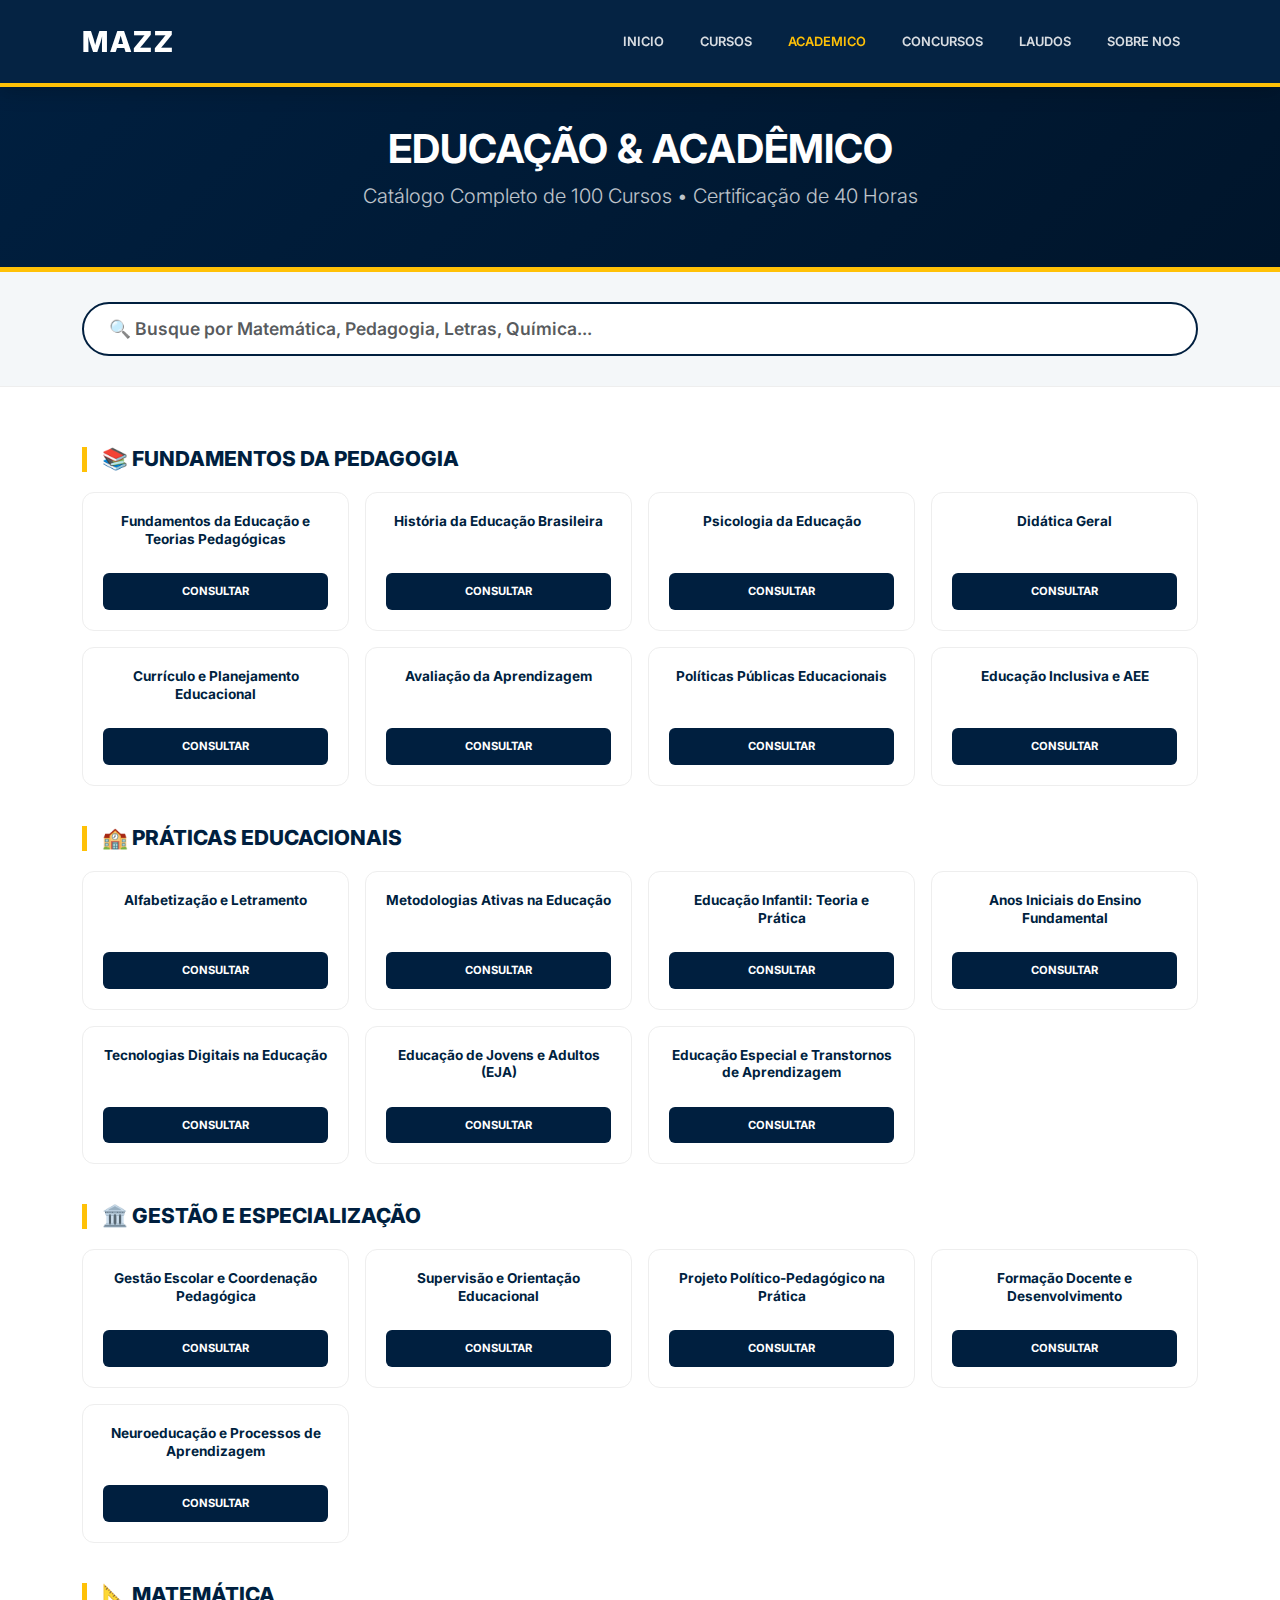
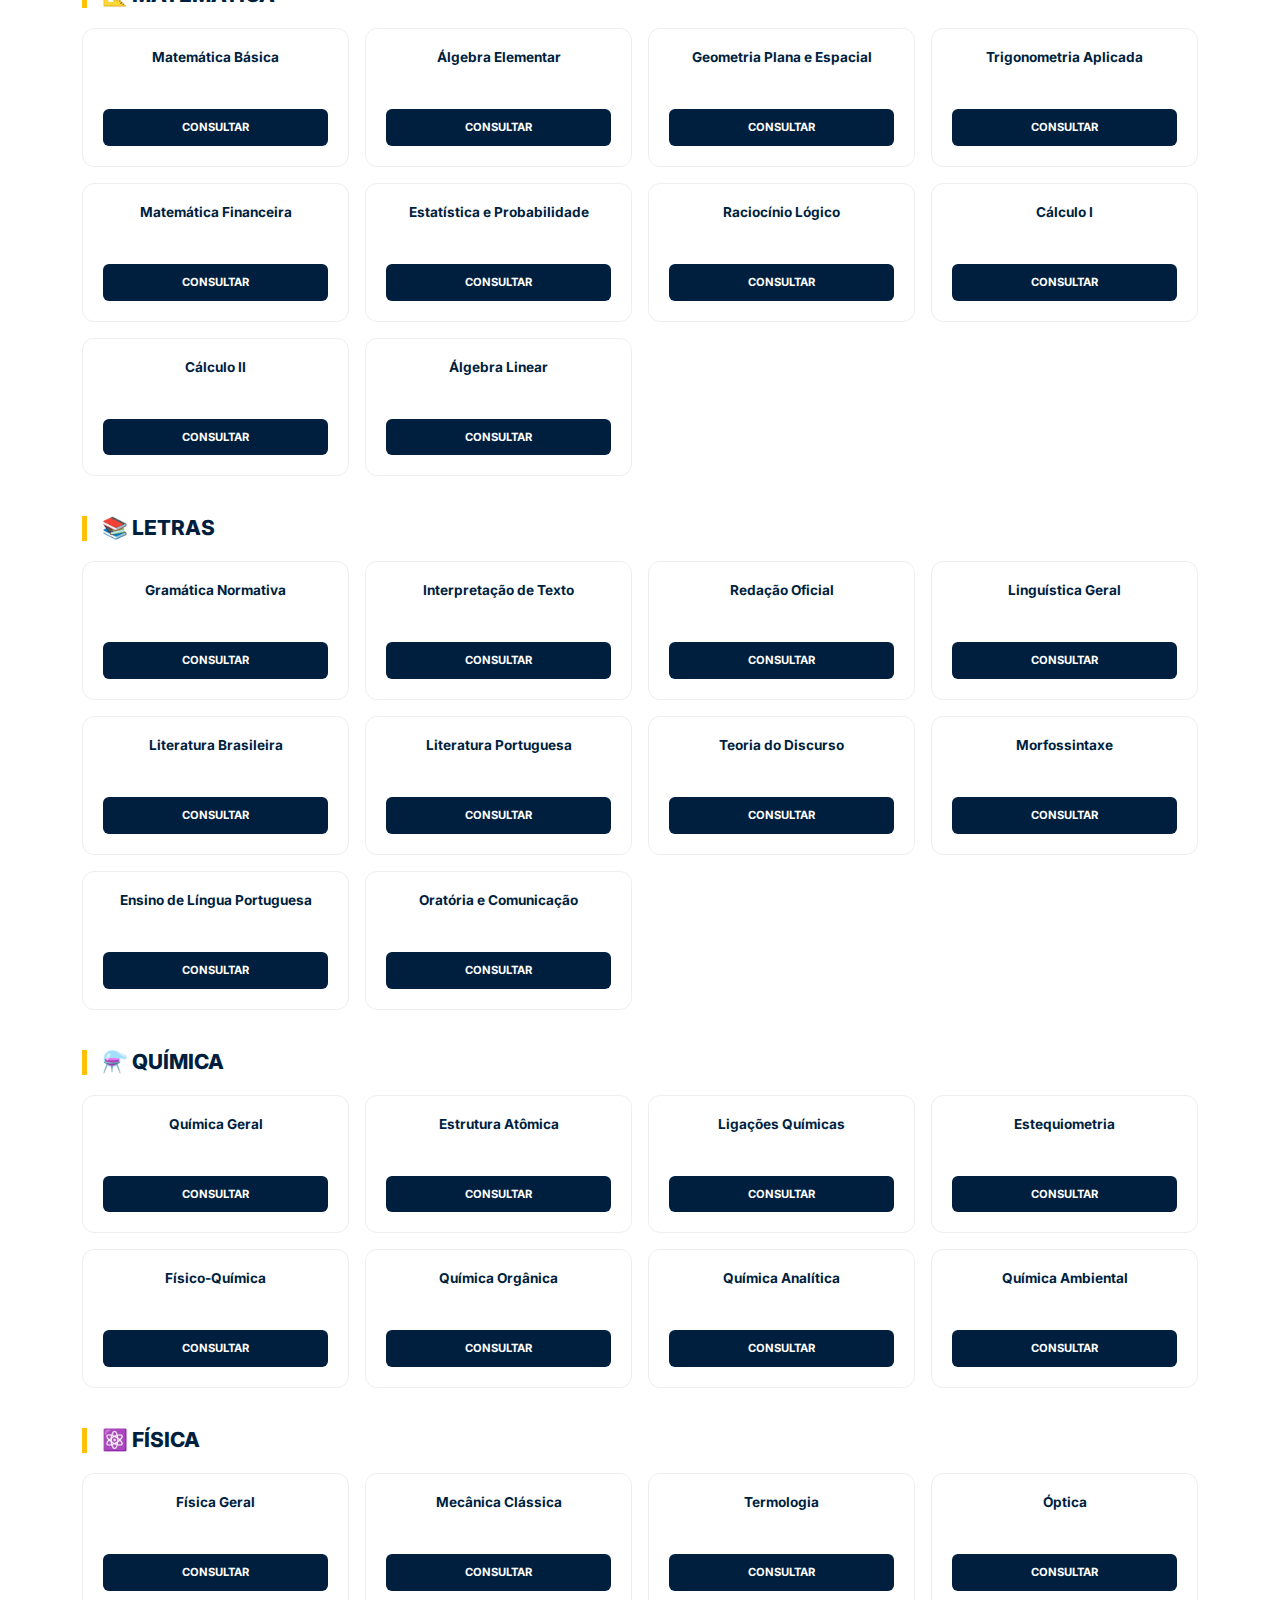
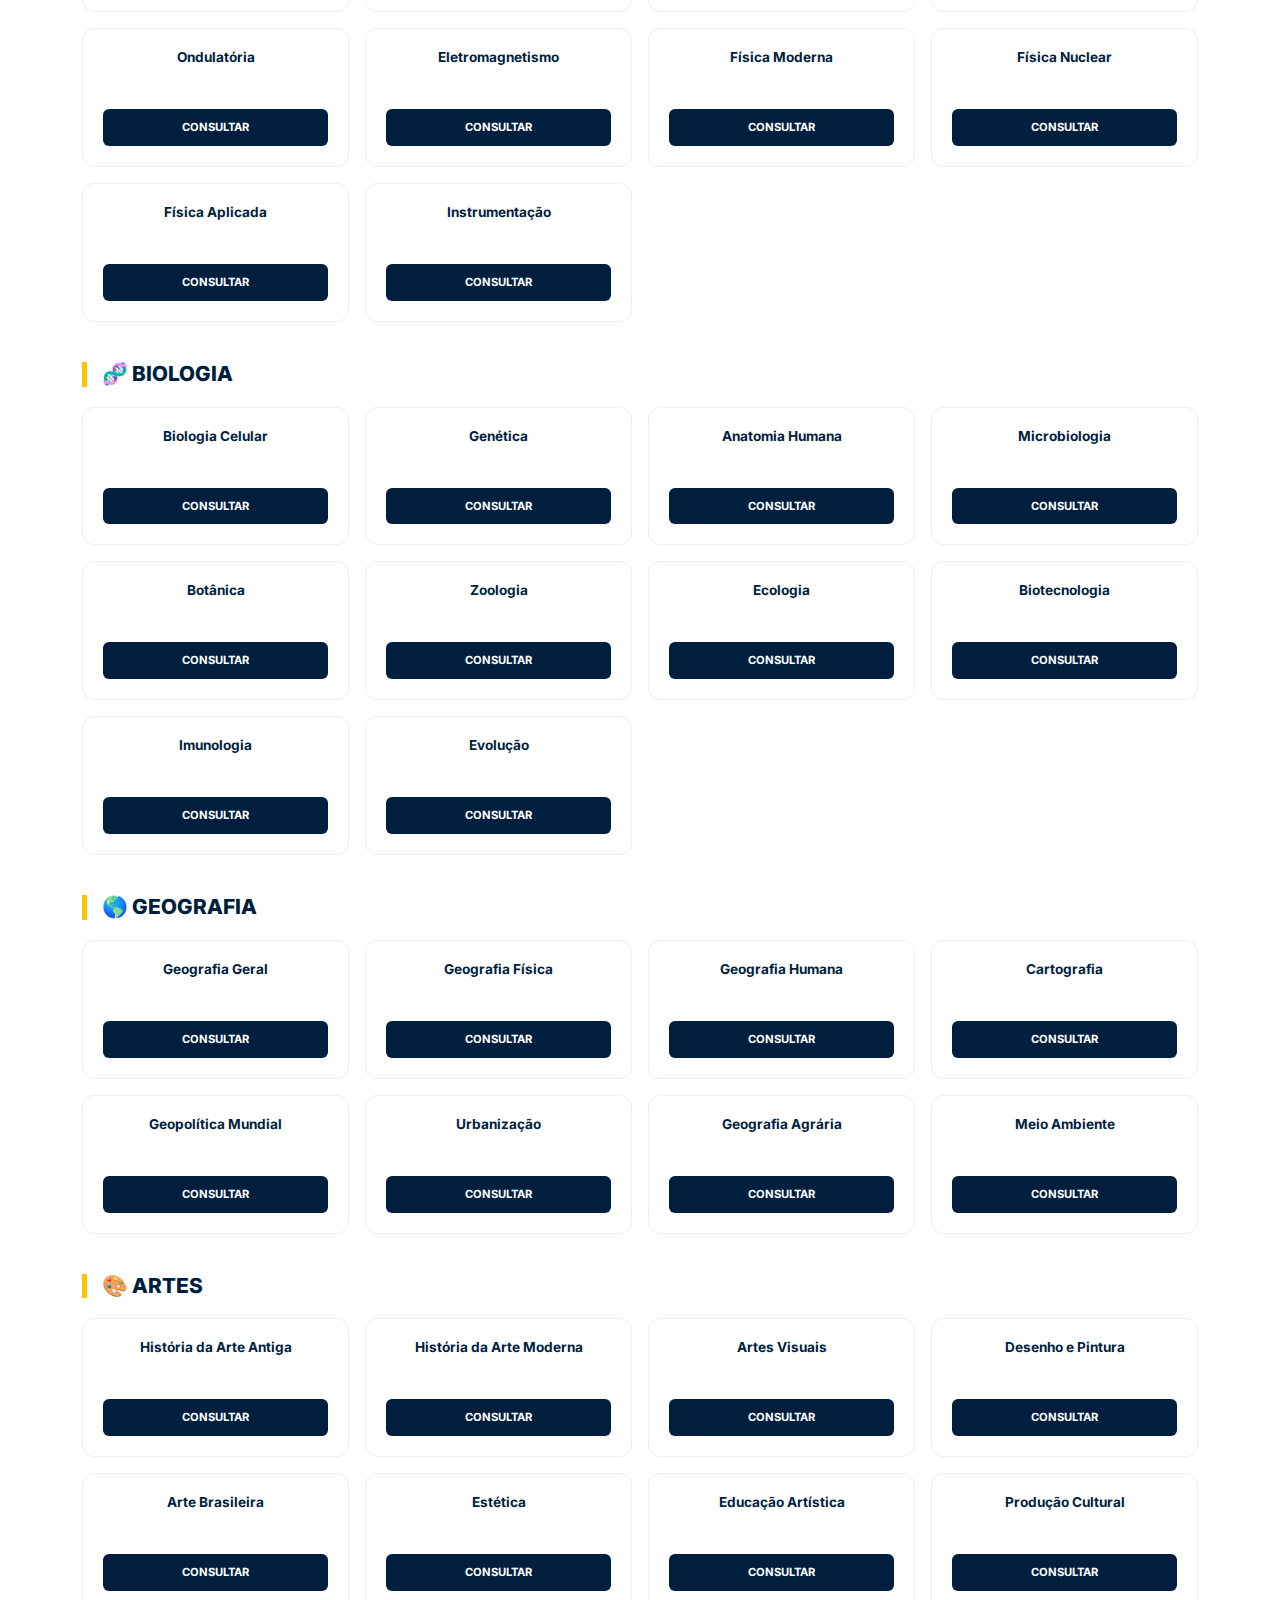
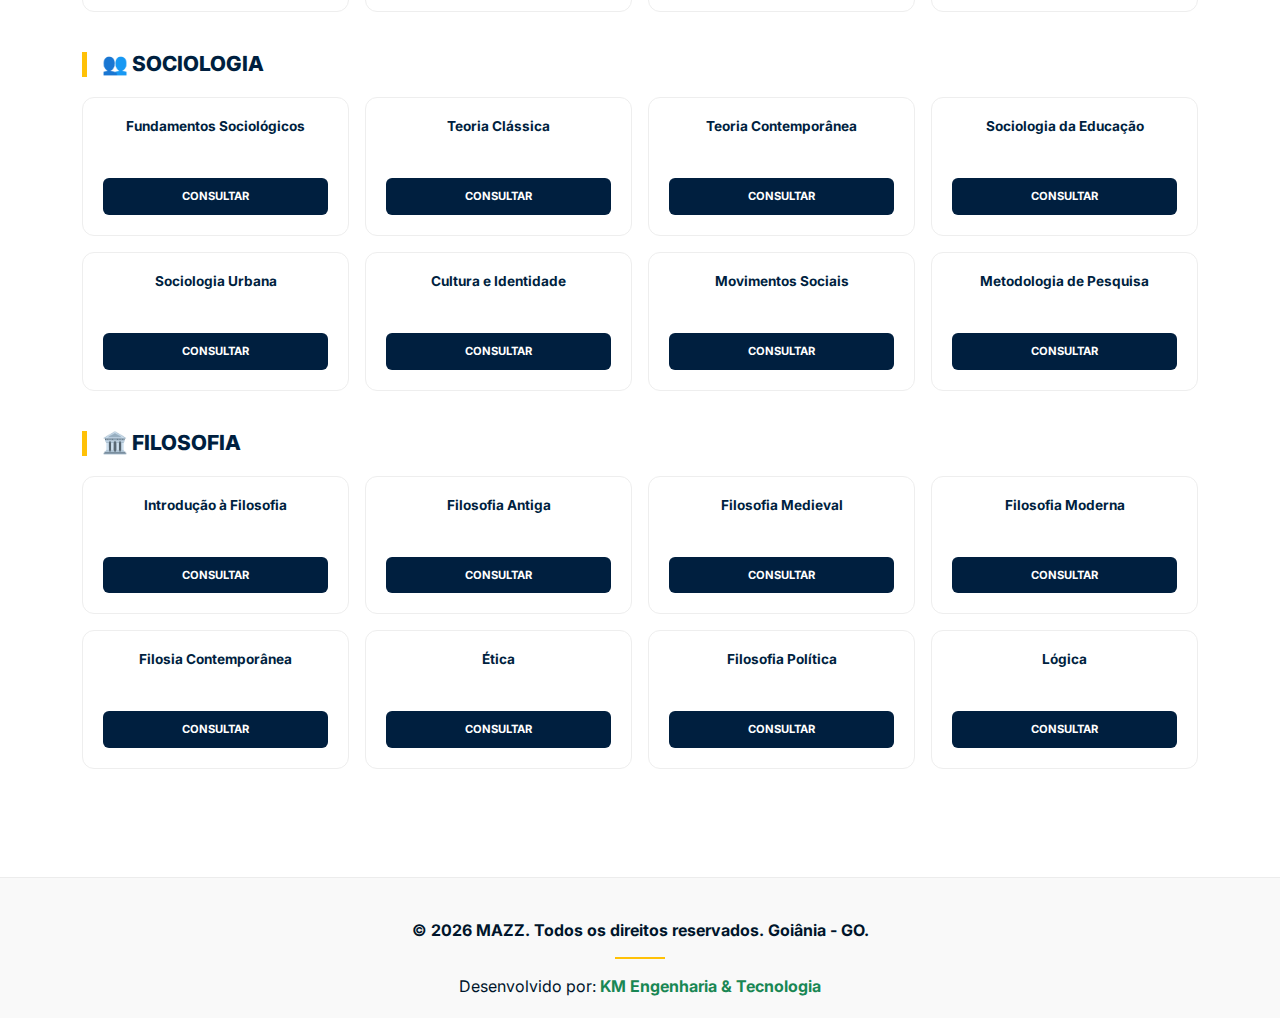
<file: educacao.html>
<!DOCTYPE html>
<html lang="pt-BR">
<head>
    <meta charset="UTF-8">
    <meta name="viewport" content="width=device-width, initial-scale=1.0">
    <title>Educação - MAZZ</title>
    <link href="https://cdn.jsdelivr.net/npm/bootstrap@5.3.0/dist/css/bootstrap.min.css" rel="stylesheet">
    <link href="https://fonts.googleapis.com/css2?family=Inter:wght@400;600;800&display=swap" rel="stylesheet">
    <style>
        :root { --mazz-blue: #001f3f; --mazz-gold: #ffc107; --mazz-dark: #00152b; --mazz-gray: #6c757d; }
        body { padding-top: 85px; font-family: 'Inter', sans-serif; background-color: #ffffff; color: var(--mazz-dark); }
        
        /* NAVBAR PADRÃO MAZZ */
        .navbar { background: rgba(0, 31, 63, 0.98) !important; backdrop-filter: blur(12px); border-bottom: 4px solid var(--mazz-gold); padding: 15px 0; box-shadow: 0 4px 20px rgba(0,0,0,0.2); }
        .navbar-brand { font-size: 1.8rem; font-weight: 800; letter-spacing: 2px; color: white !important; text-decoration: none; }
        .nav-link { color: rgba(255, 255, 255, 0.85) !important; font-weight: 600; text-transform: uppercase; font-size: 0.8rem; margin: 0 10px; transition: 0.3s; }
        .nav-link:hover, .nav-link.active { color: var(--mazz-gold) !important; }

        /* HEADER E BUSCA */
        .page-header { background: linear-gradient(135deg, var(--mazz-blue) 0%, var(--mazz-dark) 100%); color: white; padding: 40px 0; border-bottom: 5px solid var(--mazz-gold); text-align: center; }
        .search-container { background: #f4f7f9; padding: 30px 0; border-bottom: 1px solid #eee; margin-bottom: 20px; }
        .search-input { border: 2px solid var(--mazz-blue); border-radius: 50px; padding: 12px 25px; font-weight: 600; font-size: 1.1rem; outline: none; }

        /* TRILHAS */
        .trilha-title { color: var(--mazz-blue); font-weight: 800; border-left: 5px solid var(--mazz-gold); padding-left: 15px; margin: 40px 0 20px; text-transform: uppercase; font-size: 1.3rem; }
        
        /* CARDS */
        .nr-card { border: 1px solid #eee; border-radius: 12px; transition: 0.3s; background: #fff; padding: 20px; height: 100%; display: flex; flex-direction: column; text-align: center; }
        .nr-card:hover { border-color: var(--mazz-gold); box-shadow: 0 10px 20px rgba(0,0,0,0.05); transform: translateY(-5px); }
        .course-title { font-weight: 700; font-size: 0.85rem; color: var(--mazz-blue); min-height: 45px; margin-bottom: 15px; line-height: 1.3; }
        .btn-buy { background-color: var(--mazz-blue); color: white !important; font-size: 0.7rem; font-weight: 700; text-transform: uppercase; border-radius: 6px; border: none; padding: 10px; margin-top: auto; cursor: pointer; }

        /* MODAL */
        .modal-header { background-color: var(--mazz-blue); color: white; border-bottom: 3px solid var(--mazz-gold); }
        .ch-badge { background-color: var(--mazz-gold); color: var(--mazz-blue); font-weight: 800; padding: 5px 12px; border-radius: 5px; font-size: 0.85rem; display: inline-block; margin-bottom: 15px; }

        /* FOOTER PADRÃO */
        .mazz-footer { background-color: #f9f9f9; padding: 40px 0 20px; border-top: 1px solid #ececec; margin-top: 60px; text-align: center; }
        .footer-divider { width: 50px; height: 2px; background: var(--mazz-gold); margin: 15px auto; }
        .footer-dev a { color: #198754; text-decoration: none; font-weight: 700; }
    </style>
</head>
<body class="d-flex flex-column min-vh-100">

    <nav class="navbar navbar-expand-lg navbar-dark fixed-top">
        <div class="container">
            <a class="navbar-brand" href="index.html">MAZZ</a>
            <button class="navbar-toggler" type="button" data-bs-toggle="collapse" data-bs-target="#navbarNav">
                <span class="navbar-toggler-icon"></span>
            </button>
            <div class="collapse navbar-collapse" id="navbarNav">
                <ul class="navbar-nav ms-auto text-center">
                    <li class="nav-item"><a class="nav-link" href="index.html">Inicio</a></li>
                    <li class="nav-item"><a class="nav-link" href="cursos.html">Cursos</a></li>
                    <li class="nav-item"><a class="nav-link active" href="academico.html">Academico</a></li>
                    <li class="nav-item"><a class="nav-link" href="concursos.html">Concursos</a></li>
                    <li class="nav-item"><a class="nav-link" href="laudos.html">Laudos</a></li>
                    <li class="nav-item"><a class="nav-link" href="sobre.html">Sobre Nos</a></li>
                </ul>
            </div>
        </div>
    </nav>

    <header class="page-header">
        <div class="container">
            <h1 class="display-6 fw-bold text-uppercase">Educação & Acadêmico</h1>
            <p class="lead opacity-75">Catálogo Completo de 100 Cursos • Certificação de 40 Horas</p>
        </div>
    </header>

    <section class="search-container sticky-top" style="top: 80px; z-index: 999;">
        <div class="container text-center">
            <input type="text" id="searchInput" class="form-control search-input" placeholder="🔍 Busque por Matemática, Pedagogia, Letras, Química...">
        </div>
    </section>

    <main class="container mb-5 flex-grow-1">
        <div id="trilhas-container"></div>
        <div id="noResults" class="text-center py-5 d-none">
            <h4>Nenhum curso acadêmico encontrado.</h4>
        </div>
    </main>

    <div class="modal fade" id="modalEmenta" tabindex="-1">
        <div class="modal-dialog modal-dialog-centered">
            <div class="modal-content border-0">
                <div class="modal-header">
                    <h5 class="modal-title fw-bold" id="m-titulo">EMENTA DO CURSO</h5>
                    <button type="button" class="btn-close btn-close-white" data-bs-dismiss="modal"></button>
                </div>
                <div class="modal-body p-4">
                    <div class="ch-badge">⏱ Carga Horária: 40 Horas</div>
                    <h6 class="fw-bold text-primary mb-3">Grade Curricular:</h6>
                    <ul id="m-lista" class="list-unstyled">
                        <li class="mb-2">✅ <b>Unidade 1:</b> Fundamentos Teóricos e Históricos</li>
                        <li class="mb-2">✅ <b>Unidade 2:</b> Desenvolvimento de Conteúdo Específico</li>
                        <li class="mb-2">✅ <b>Unidade 3:</b> Aplicações Práticas e Didáticas</li>
                        <li class="mb-2">✅ <b>Unidade 4:</b> Avaliação Final e Emissão de Certificado</li>
                    </ul>
                    <hr>
                    <a href="https://wa.me/5562996466033" target="_blank" class="btn btn-success w-100 fw-bold py-3 mt-3">CONSULTAR NO WHATSAPP</a>
                </div>
            </div>
        </div>
    </div>

    <footer class="mazz-footer">
        <div class="container">
            <div class="fw-bold">&copy; 2026 MAZZ. Todos os direitos reservados. Goiânia - GO.</div>
            <div class="footer-divider"></div>
            <div class="footer-dev">Desenvolvido por: <a href="https://www.kmprojetos.eng.br/" target="_blank">KM Engenharia & Tecnologia</a></div>
        </div>
    </footer>

    <script src="https://cdn.jsdelivr.net/npm/bootstrap@5.3.0/dist/js/bootstrap.bundle.min.js"></script>
    <script>
        const dadosTrilhas = [
            { trilha: "📚 FUNDAMENTOS DA PEDAGOGIA", cursos: ["Fundamentos da Educação e Teorias Pedagógicas", "História da Educação Brasileira", "Psicologia da Educação", "Didática Geral", "Currículo e Planejamento Educacional", "Avaliação da Aprendizagem", "Políticas Públicas Educacionais", "Educação Inclusiva e AEE"] },
            { trilha: "🏫 PRÁTICAS EDUCACIONAIS", cursos: ["Alfabetização e Letramento", "Metodologias Ativas na Educação", "Educação Infantil: Teoria e Prática", "Anos Iniciais do Ensino Fundamental", "Tecnologias Digitais na Educação", "Educação de Jovens e Adultos (EJA)", "Educação Especial e Transtornos de Aprendizagem"] },
            { trilha: "🏛️ GESTÃO E ESPECIALIZAÇÃO", cursos: ["Gestão Escolar e Coordenação Pedagógica", "Supervisão e Orientação Educacional", "Projeto Político-Pedagógico na Prática", "Formação Docente e Desenvolvimento", "Neuroeducação e Processos de Aprendizagem"] },
            { trilha: "📐 MATEMÁTICA", cursos: ["Matemática Básica", "Álgebra Elementar", "Geometria Plana e Espacial", "Trigonometria Aplicada", "Matemática Financeira", "Estatística e Probabilidade", "Raciocínio Lógico", "Cálculo I", "Cálculo II", "Álgebra Linear"] },
            { trilha: "📚 LETRAS", cursos: ["Gramática Normativa", "Interpretação de Texto", "Redação Oficial", "Linguística Geral", "Literatura Brasileira", "Literatura Portuguesa", "Teoria do Discurso", "Morfossintaxe", "Ensino de Língua Portuguesa", "Oratória e Comunicação"] },
            { trilha: "⚗️ QUÍMICA", cursos: ["Química Geral", "Estrutura Atômica", "Ligações Químicas", "Estequiometria", "Físico-Química", "Química Orgânica", "Química Analítica", "Química Ambiental"] },
            { trilha: "⚛️ FÍSICA", cursos: ["Física Geral", "Mecânica Clássica", "Termologia", "Óptica", "Ondulatória", "Eletromagnetismo", "Física Moderna", "Física Nuclear", "Física Aplicada", "Instrumentação"] },
            { trilha: "🧬 BIOLOGIA", cursos: ["Biologia Celular", "Genética", "Anatomia Humana", "Microbiologia", "Botânica", "Zoologia", "Ecologia", "Biotecnologia", "Imunologia", "Evolução"] },
            { trilha: "🌎 GEOGRAFIA", cursos: ["Geografia Geral", "Geografia Física", "Geografia Humana", "Cartografia", "Geopolítica Mundial", "Urbanização", "Geografia Agrária", "Meio Ambiente"] },
            { trilha: "🎨 ARTES", cursos: ["História da Arte Antiga", "História da Arte Moderna", "Artes Visuais", "Desenho e Pintura", "Arte Brasileira", "Estética", "Educação Artística", "Produção Cultural"] },
            { trilha: "👥 SOCIOLOGIA", cursos: ["Fundamentos Sociológicos", "Teoria Clássica", "Teoria Contemporânea", "Sociologia da Educação", "Sociologia Urbana", "Cultura e Identidade", "Movimentos Sociais", "Metodologia de Pesquisa"] },
            { trilha: "🏛️ FILOSOFIA", cursos: ["Introdução à Filosofia", "Filosofia Antiga", "Filosofia Medieval", "Filosofia Moderna", "Filosia Contemporânea", "Ética", "Filosofia Política", "Lógica"] }
        ];

        const container = document.getElementById('trilhas-container');

        function render(f = "") {
            container.innerHTML = "";
            let total = 0;
            dadosTrilhas.forEach(t => {
                let html = `<div class="mb-5">`;
                let has = false;
                let content = `<h2 class="trilha-title">${t.trilha}</h2><div class="row g-3">`;
                
                t.cursos.forEach(c => {
                    if (c.toLowerCase().includes(f.toLowerCase())) {
                        content += `<div class="col-6 col-md-4 col-lg-3"><div class="nr-card"><div class="course-title">${c}</div><button class="btn-buy" onclick="abrirEmenta('${c}')">Consultar</button></div></div>`;
                        total++; has = true;
                    }
                });
                
                content += `</div></div>`;
                if (has) container.innerHTML += content;
            });
            document.getElementById('noResults').classList.toggle('d-none', total > 0);
        }

        function abrirEmenta(titulo) {
            document.getElementById('m-titulo').innerText = titulo;
            new bootstrap.Modal(document.getElementById('modalEmenta')).show();
        }

        document.getElementById('searchInput').addEventListener('input', (e) => render(e.target.value));
        render();
    </script>
</body>
</html>
</file>
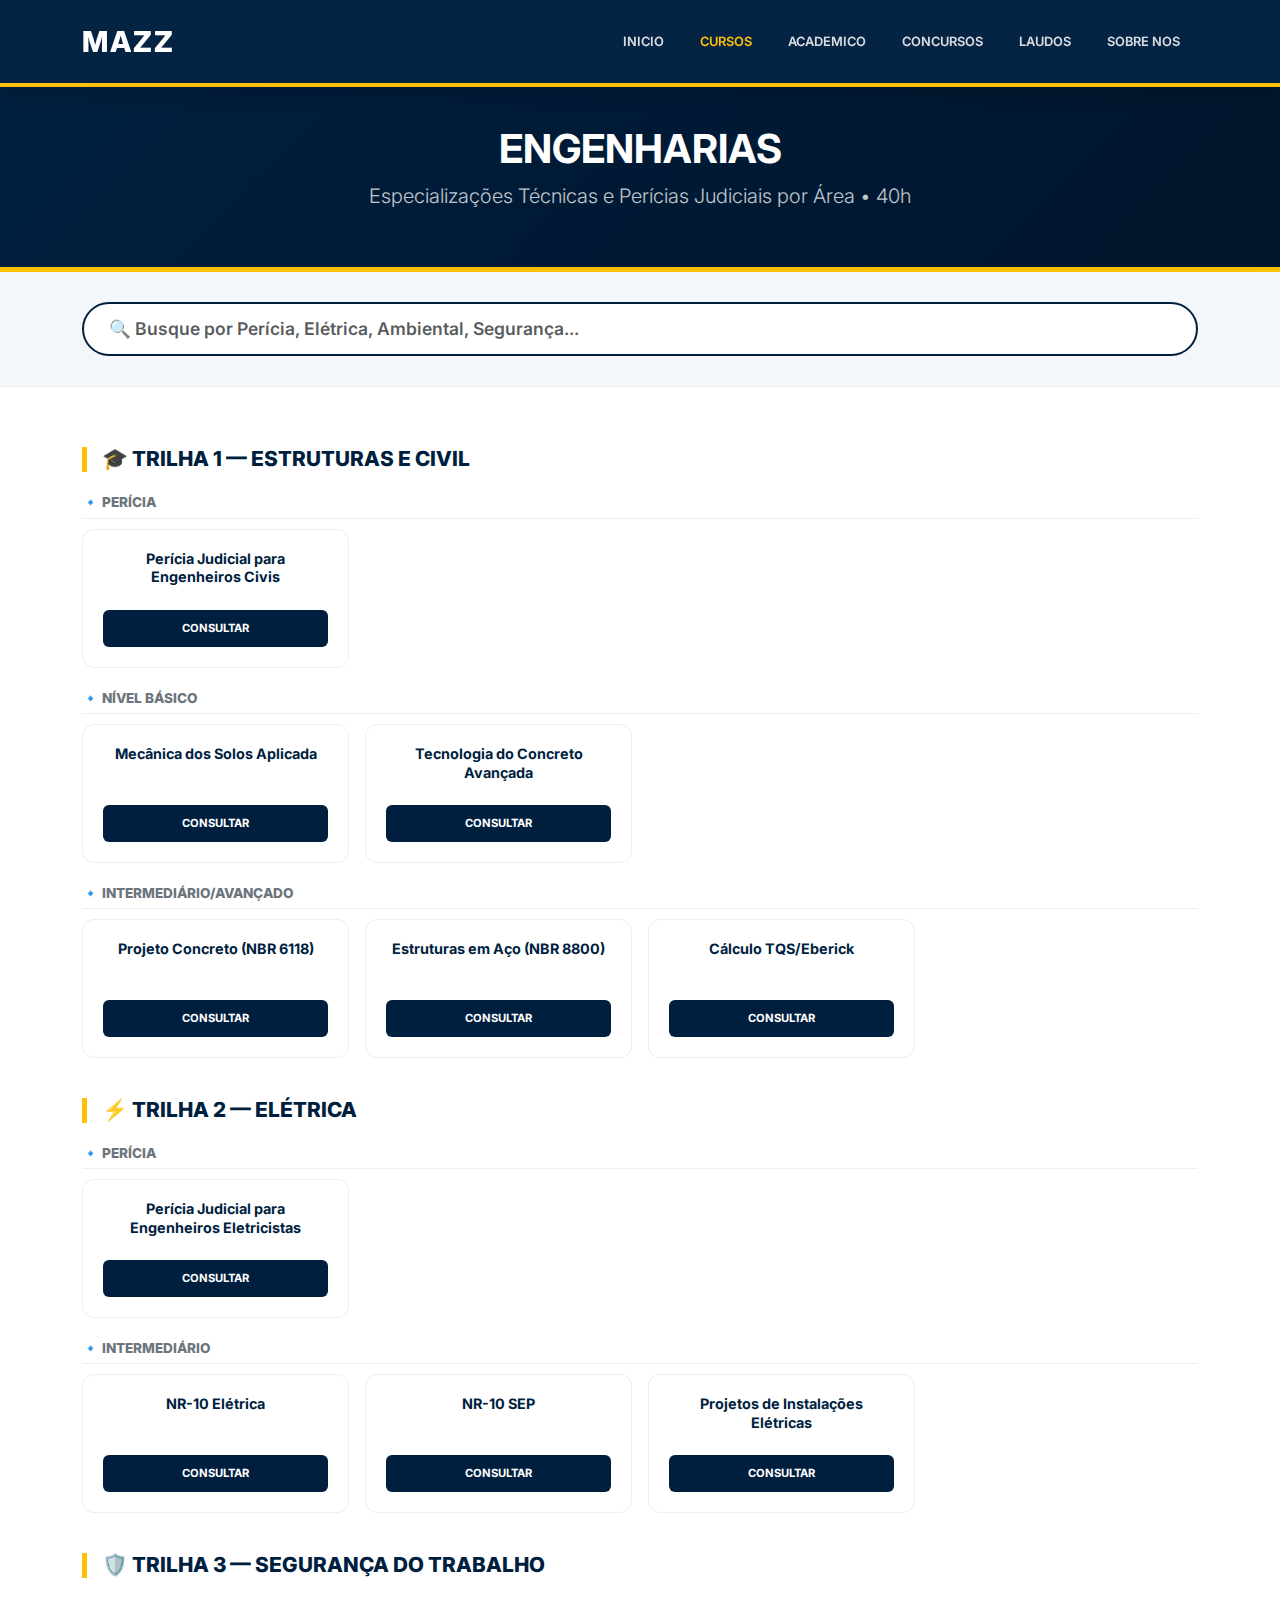
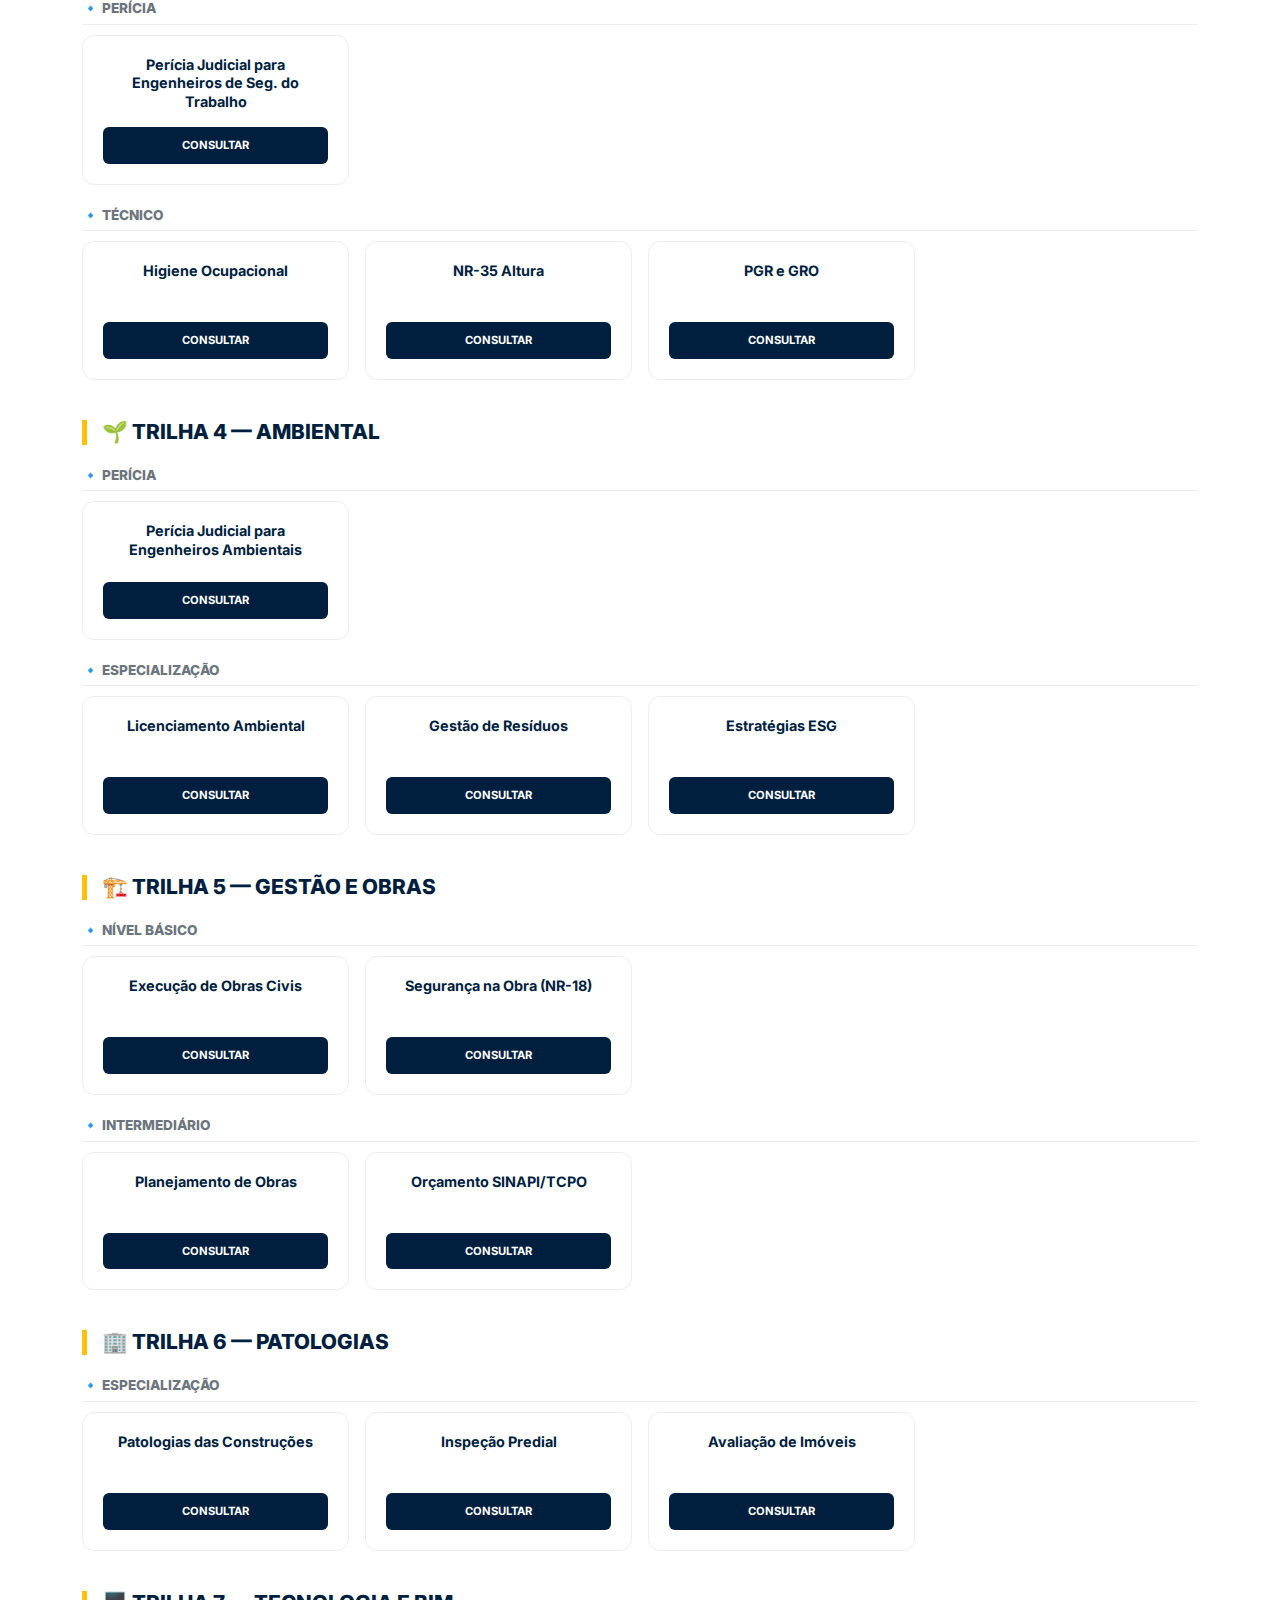
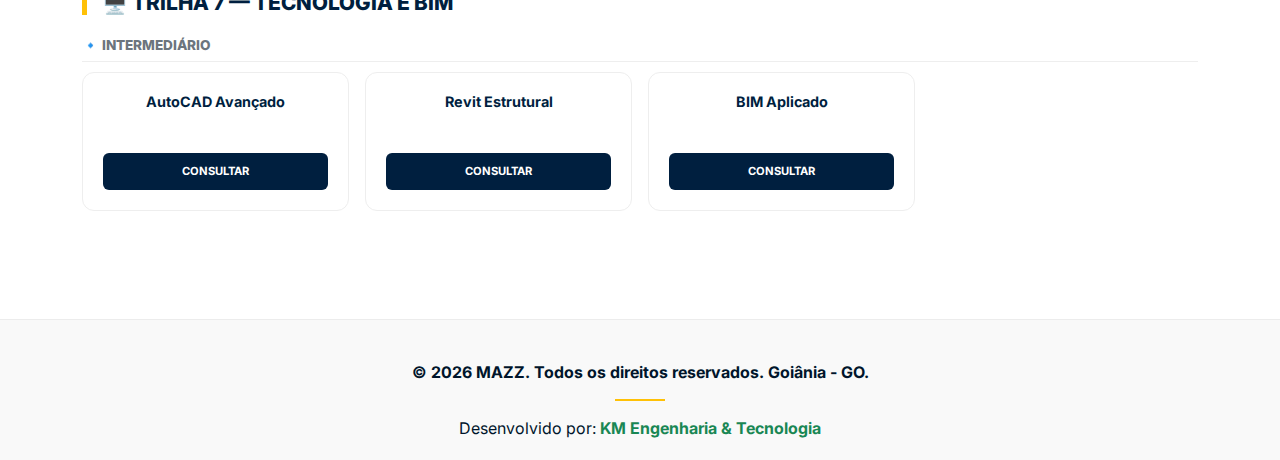
<file: engenharias.html>
<!DOCTYPE html>
<html lang="pt-BR">
<head>
    <meta charset="UTF-8">
    <meta name="viewport" content="width=device-width, initial-scale=1.0">
    <title>Engenharias - MAZZ</title>
    <link href="https://cdn.jsdelivr.net/npm/bootstrap@5.3.0/dist/css/bootstrap.min.css" rel="stylesheet">
    <link href="https://fonts.googleapis.com/css2?family=Inter:wght@400;600;800&display=swap" rel="stylesheet">
    <style>
        :root { 
            --mazz-blue: #001f3f; 
            --mazz-gold: #ffc107; 
            --mazz-dark: #00152b; 
            --mazz-gray: #6c757d; 
        }
        
        body { padding-top: 85px; font-family: 'Inter', sans-serif; background-color: #ffffff; color: var(--mazz-dark); }

        /* NAVBAR PADRÃO MAZZ */
        .navbar { background: rgba(0, 31, 63, 0.98) !important; backdrop-filter: blur(12px); border-bottom: 4px solid var(--mazz-gold); padding: 15px 0; box-shadow: 0 4px 20px rgba(0,0,0,0.2); }
        .navbar-brand { font-size: 1.8rem; font-weight: 800; letter-spacing: 2px; color: white !important; text-decoration: none; }
        .nav-link { color: rgba(255, 255, 255, 0.85) !important; font-weight: 600; text-transform: uppercase; font-size: 0.8rem; margin: 0 10px; transition: 0.3s; }
        .nav-link:hover, .nav-link.active { color: var(--mazz-gold) !important; }

        /* HEADER E BUSCA */
        .page-header { background: linear-gradient(135deg, var(--mazz-blue) 0%, var(--mazz-dark) 100%); color: white; padding: 40px 0; border-bottom: 5px solid var(--mazz-gold); text-align: center; }
        .search-container { background: #f4f7f9; padding: 30px 0; border-bottom: 1px solid #eee; margin-bottom: 20px; }
        .search-input { border: 2px solid var(--mazz-blue); border-radius: 50px; padding: 12px 25px; font-weight: 600; font-size: 1.1rem; outline: none; transition: 0.3s; }

        /* TRILHAS */
        .trilha-title { color: var(--mazz-blue); font-weight: 800; border-left: 5px solid var(--mazz-gold); padding-left: 15px; margin: 40px 0 20px; text-transform: uppercase; font-size: 1.3rem; }
        .nivel-label { font-weight: 800; font-size: 0.85rem; color: var(--mazz-gray); margin: 20px 0 10px; display: block; border-bottom: 1px solid #eee; padding-bottom: 5px; text-transform: uppercase; }
        
        /* CARDS */
        .nr-card { border: 1px solid #eee; border-radius: 12px; transition: 0.3s; background: #fff; padding: 20px; height: 100%; display: flex; flex-direction: column; text-align: center; }
        .nr-card:hover { border-color: var(--mazz-gold); box-shadow: 0 10px 20px rgba(0,0,0,0.05); transform: translateY(-5px); }
        .course-title { font-weight: 700; font-size: 0.9rem; color: var(--mazz-blue); min-height: 45px; margin-bottom: 15px; line-height: 1.3; }
        .btn-buy { background-color: var(--mazz-blue); color: white !important; font-size: 0.7rem; font-weight: 700; text-transform: uppercase; border-radius: 6px; border: none; padding: 10px; margin-top: auto; cursor: pointer; }

        /* MODAL */
        .modal-header { background-color: var(--mazz-blue); color: white; border-bottom: 3px solid var(--mazz-gold); }
        .ch-badge { background-color: var(--mazz-gold); color: var(--mazz-blue); font-weight: 800; padding: 5px 12px; border-radius: 5px; font-size: 0.85rem; display: inline-block; margin-bottom: 15px; }

        /* FOOTER */
        .mazz-footer { background-color: #f9f9f9; padding: 40px 0 20px; border-top: 1px solid #ececec; margin-top: 60px; text-align: center; }
        .footer-divider { width: 50px; height: 2px; background: var(--mazz-gold); margin: 15px auto; }
        .footer-dev a { color: #198754; text-decoration: none; font-weight: 700; }
    </style>
</head>
<body class="d-flex flex-column min-vh-100">

    <nav class="navbar navbar-expand-lg navbar-dark fixed-top">
        <div class="container">
            <a class="navbar-brand" href="index.html">MAZZ</a>
            <button class="navbar-toggler" type="button" data-bs-toggle="collapse" data-bs-target="#navbarNav">
                <span class="navbar-toggler-icon"></span>
            </button>
            <div class="collapse navbar-collapse" id="navbarNav">
                <ul class="navbar-nav ms-auto text-center">
                    <li class="nav-item"><a class="nav-link" href="index.html">Inicio</a></li>
                    <li class="nav-item"><a class="nav-link active" href="cursos.html">Cursos</a></li>
                    <li class="nav-item"><a class="nav-link" href="academico.html">Academico</a></li>
                    <li class="nav-item"><a class="nav-link" href="concursos.html">Concursos</a></li>
                    <li class="nav-item"><a class="nav-link" href="laudos.html">Laudos</a></li>
                    <li class="nav-item"><a class="nav-link" href="sobre.html">Sobre Nos</a></li>
                </ul>
            </div>
        </div>
    </nav>

    <header class="page-header">
        <div class="container">
            <h1 class="display-6 fw-bold text-uppercase">Engenharias</h1>
            <p class="lead opacity-75">Especializações Técnicas e Perícias Judiciais por Área • 40h</p>
        </div>
    </header>

    <section class="search-container sticky-top" style="top: 80px; z-index: 999;">
        <div class="container text-center">
            <input type="text" id="searchInput" class="form-control search-input" placeholder="🔍 Busque por Perícia, Elétrica, Ambiental, Segurança...">
        </div>
    </section>

    <main class="container mb-5 flex-grow-1">
        <div id="trilhas-container"></div>
    </main>

    <div class="modal fade" id="modalEmenta" tabindex="-1">
        <div class="modal-dialog modal-dialog-centered">
            <div class="modal-content border-0">
                <div class="modal-header">
                    <h5 class="modal-title fw-bold" id="m-titulo">EMENTA DO CURSO</h5>
                    <button type="button" class="btn-close btn-close-white" data-bs-dismiss="modal"></button>
                </div>
                <div class="modal-body p-4">
                    <div class="ch-badge">⏱ Carga Horária: 40 Horas</div>
                    <h6 class="fw-bold text-primary mb-3">Conteúdo Programático:</h6>
                    <ul id="m-lista" class="list-unstyled">
                        <li class="mb-2">✅ <b>Unidade 1:</b> Fundamentos Jurídicos para Engenheiros</li>
                        <li class="mb-2">✅ <b>Unidade 2:</b> Nomeação, Honorários e Prazos Processuais</li>
                        <li class="mb-2">✅ <b>Unidade 3:</b> Coleta de Provas e Metodologia Científica</li>
                        <li class="mb-2">✅ <b>Unidade 4:</b> Redação de Laudos Técnicos e Quesitos Periciais</li>
                    </ul>
                    <hr>
                    <a href="https://wa.me/5562996466033" target="_blank" class="btn btn-success w-100 fw-bold py-3 mt-3">CONSULTAR NO WHATSAPP</a>
                </div>
            </div>
        </div>
    </div>

    <footer class="mazz-footer">
        <div class="container">
            <div class="fw-bold">&copy; 2026 MAZZ. Todos os direitos reservados. Goiânia - GO.</div>
            <div class="footer-divider"></div>
            <div class="footer-dev">Desenvolvido por: <a href="https://www.kmprojetos.eng.br/" target="_blank">KM Engenharia & Tecnologia</a></div>
        </div>
    </footer>

    <script src="https://cdn.jsdelivr.net/npm/bootstrap@5.3.0/dist/js/bootstrap.bundle.min.js"></script>
    <script>
        const dadosTrilhas = [
            { trilha: "🎓 TRILHA 1 — ESTRUTURAS E CIVIL", niveis: [ { nome: "🔹 Perícia", cursos: ["Perícia Judicial para Engenheiros Civis"] }, { nome: "🔹 Nível Básico", cursos: ["Mecânica dos Solos Aplicada", "Tecnologia do Concreto Avançada"] }, { nome: "🔹 Intermediário/Avançado", cursos: ["Projeto Concreto (NBR 6118)", "Estruturas em Aço (NBR 8800)", "Cálculo TQS/Eberick"] } ] },
            { trilha: "⚡ TRILHA 2 — ELÉTRICA", niveis: [ { nome: "🔹 Perícia", cursos: ["Perícia Judicial para Engenheiros Eletricistas"] }, { nome: "🔹 Intermediário", cursos: ["NR-10 Elétrica", "NR-10 SEP", "Projetos de Instalações Elétricas"] } ] },
            { trilha: "🛡️ TRILHA 3 — SEGURANÇA DO TRABALHO", niveis: [ { nome: "🔹 Perícia", cursos: ["Perícia Judicial para Engenheiros de Seg. do Trabalho"] }, { nome: "🔹 Técnico", cursos: ["Higiene Ocupacional", "NR-35 Altura", "PGR e GRO"] } ] },
            { trilha: "🌱 TRILHA 4 — AMBIENTAL", niveis: [ { nome: "🔹 Perícia", cursos: ["Perícia Judicial para Engenheiros Ambientais"] }, { nome: "🔹 Especialização", cursos: ["Licenciamento Ambiental", "Gestão de Resíduos", "Estratégias ESG"] } ] },
            { trilha: "🏗️ TRILHA 5 — GESTÃO E OBRAS", niveis: [ { nome: "🔹 Nível Básico", cursos: ["Execução de Obras Civis", "Segurança na Obra (NR-18)"] }, { nome: "🔹 Intermediário", cursos: ["Planejamento de Obras", "Orçamento SINAPI/TCPO"] } ] },
            { trilha: "🏢 TRILHA 6 — PATOLOGIAS", niveis: [ { nome: "🔹 Especialização", cursos: ["Patologias das Construções", "Inspeção Predial", "Avaliação de Imóveis"] } ] },
            { trilha: "🖥️ TRILHA 7 — TECNOLOGIA E BIM", niveis: [ { nome: "🔹 Intermediário", cursos: ["AutoCAD Avançado", "Revit Estrutural", "BIM Aplicado"] } ] }
        ];

        const container = document.getElementById('trilhas-container');
        function render(f = "") {
            container.innerHTML = "";
            let total = 0;
            dadosTrilhas.forEach(t => {
                let html = `<div>`;
                let has = false;
                let content = `<h2 class="trilha-title">${t.trilha}</h2>`;
                t.niveis.forEach(n => {
                    let nHtml = `<span class="nivel-label">${n.nome}</span><div class="row g-3">`;
                    let count = 0;
                    n.cursos.forEach(c => {
                        if (c.toLowerCase().includes(f.toLowerCase())) {
                            nHtml += `<div class="col-6 col-md-4 col-lg-3"><div class="nr-card"><div class="course-title">${c}</div><button class="btn-buy" onclick="abrirEmenta('${c}')">Consultar</button></div></div>`;
                            count++; total++; has = true;
                        }
                    });
                    if (count > 0) content += nHtml + `</div>`;
                });
                if (has) container.innerHTML += html + content + `</div>`;
            });
        }

        function abrirEmenta(titulo) {
            document.getElementById('m-titulo').innerText = titulo;
            new bootstrap.Modal(document.getElementById('modalEmenta')).show();
        }

        document.getElementById('searchInput').addEventListener('input', (e) => render(e.target.value));
        render();
    </script>
</body>
</html>
</file>
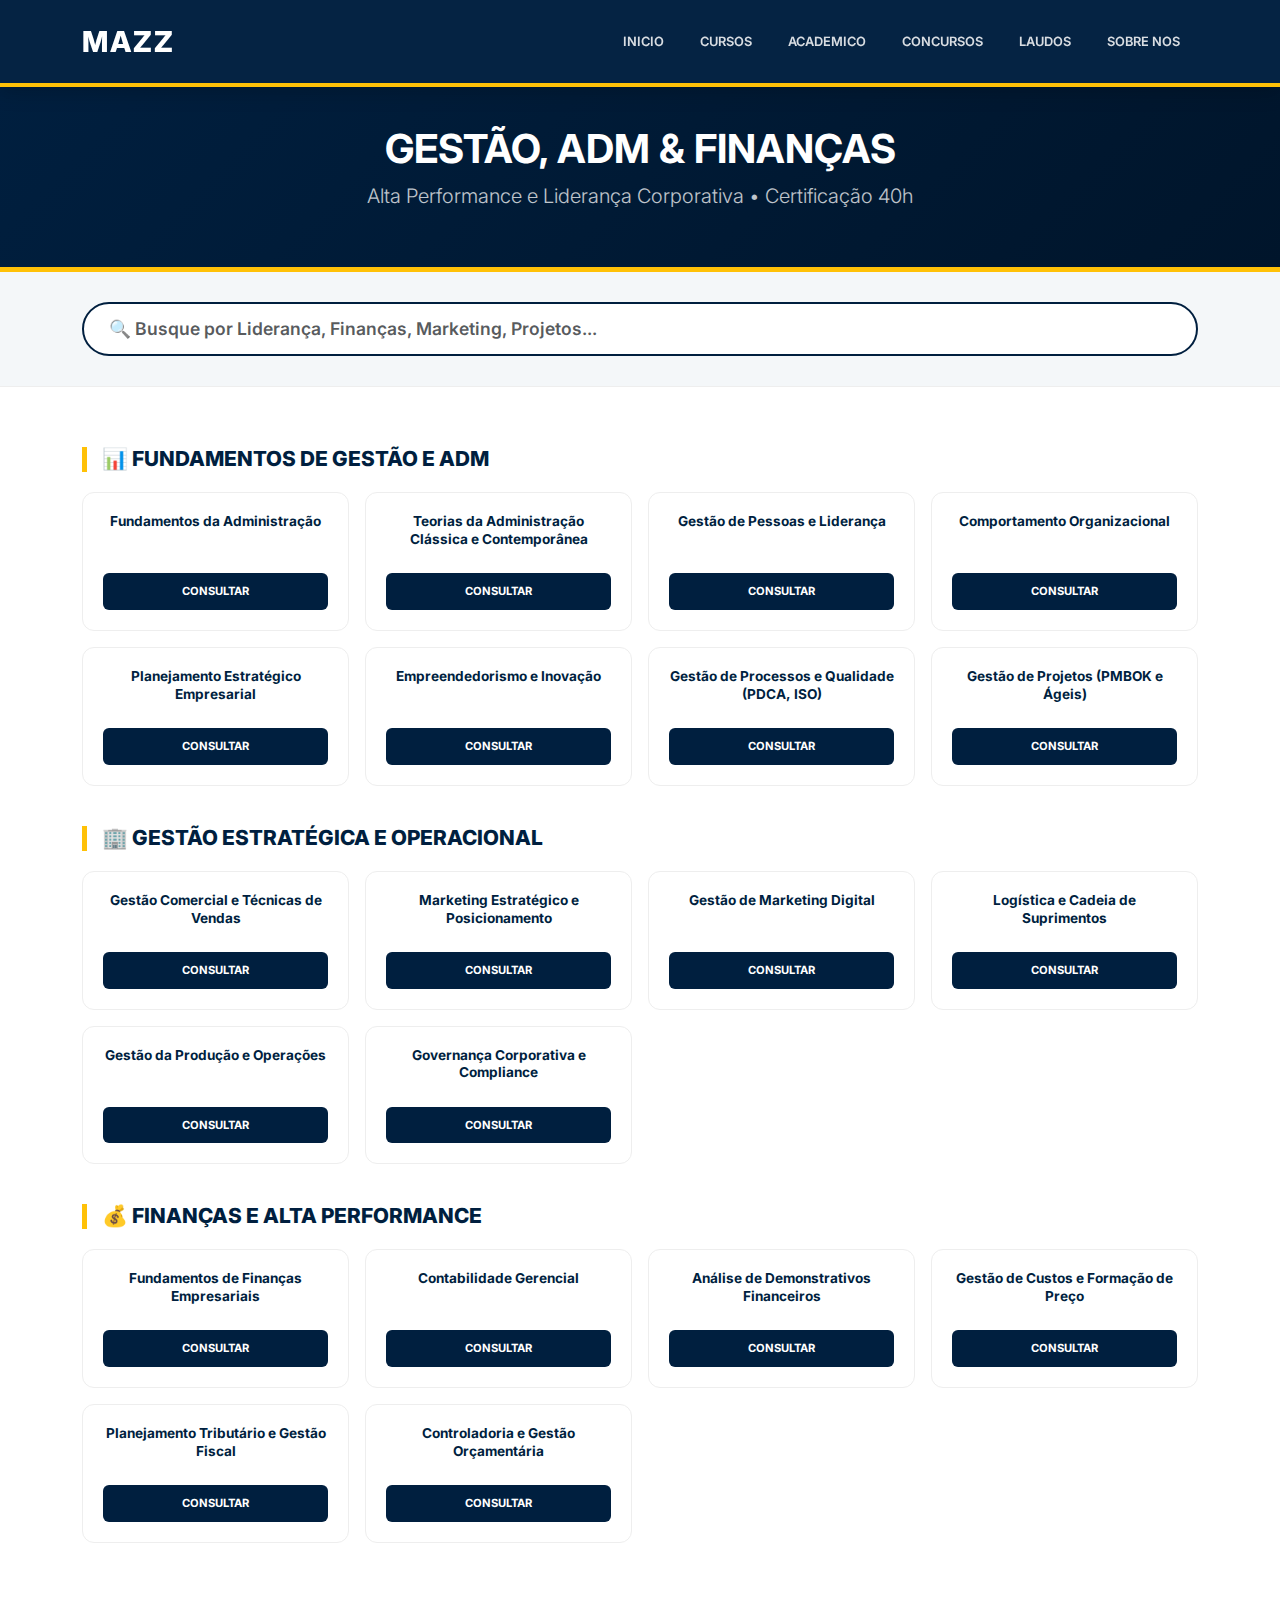
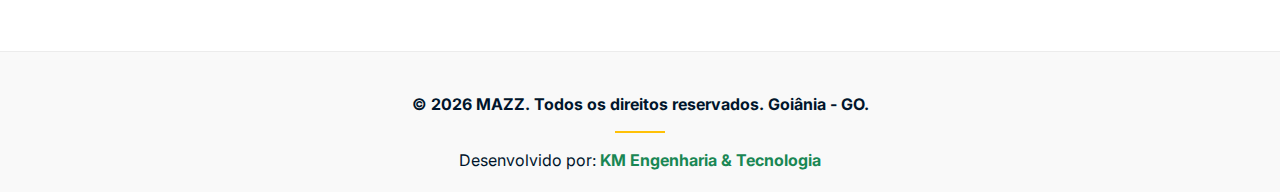
<file: gestao-adm.html>
<!DOCTYPE html>
<html lang="pt-BR">
<head>
    <meta charset="UTF-8">
    <meta name="viewport" content="width=device-width, initial-scale=1.0">
    <title>Gestão & ADM - MAZZ</title>
    <link href="https://cdn.jsdelivr.net/npm/bootstrap@5.3.0/dist/css/bootstrap.min.css" rel="stylesheet">
    <link href="https://fonts.googleapis.com/css2?family=Inter:wght@400;600;800&display=swap" rel="stylesheet">
    <style>
        :root { 
            --mazz-blue: #001f3f; 
            --mazz-gold: #ffc107; 
            --mazz-dark: #00152b; 
            --mazz-gray: #6c757d; 
        }
        
        body { padding-top: 85px; font-family: 'Inter', sans-serif; background-color: #ffffff; color: var(--mazz-dark); }

        /* NAVBAR PADRÃO MAZZ */
        .navbar { background: rgba(0, 31, 63, 0.98) !important; backdrop-filter: blur(12px); border-bottom: 4px solid var(--mazz-gold); padding: 15px 0; box-shadow: 0 4px 20px rgba(0,0,0,0.2); }
        .navbar-brand { font-size: 1.8rem; font-weight: 800; letter-spacing: 2px; color: white !important; text-decoration: none; }
        .nav-link { color: rgba(255, 255, 255, 0.85) !important; font-weight: 600; text-transform: uppercase; font-size: 0.8rem; margin: 0 10px; transition: 0.3s; }
        .nav-link:hover, .nav-link.active { color: var(--mazz-gold) !important; }

        /* HEADER E BUSCA */
        .page-header { background: linear-gradient(135deg, var(--mazz-blue) 0%, var(--mazz-dark) 100%); color: white; padding: 40px 0; border-bottom: 5px solid var(--mazz-gold); text-align: center; }
        .search-container { background: #f4f7f9; padding: 30px 0; border-bottom: 1px solid #eee; margin-bottom: 20px; }
        .search-input { border: 2px solid var(--mazz-blue); border-radius: 50px; padding: 12px 25px; font-weight: 600; font-size: 1.1rem; outline: none; transition: 0.3s; }
        .search-input:focus { border-color: var(--mazz-gold); box-shadow: 0 5px 15px rgba(255, 193, 7, 0.2); }

        /* TRILHAS */
        .trilha-title { color: var(--mazz-blue); font-weight: 800; border-left: 5px solid var(--mazz-gold); padding-left: 15px; margin: 40px 0 20px; text-transform: uppercase; font-size: 1.3rem; }
        
        /* CARDS */
        .nr-card { border: 1px solid #eee; border-radius: 12px; transition: 0.3s; background: #fff; padding: 20px; height: 100%; display: flex; flex-direction: column; text-align: center; }
        .nr-card:hover { border-color: var(--mazz-gold); box-shadow: 0 10px 20px rgba(0,0,0,0.05); transform: translateY(-5px); }
        .course-title { font-weight: 700; font-size: 0.85rem; color: var(--mazz-blue); min-height: 45px; margin-bottom: 15px; line-height: 1.3; }
        .btn-buy { background-color: var(--mazz-blue); color: white !important; font-size: 0.7rem; font-weight: 700; text-transform: uppercase; border-radius: 6px; border: none; padding: 10px; margin-top: auto; cursor: pointer; }

        /* MODAL */
        .modal-header { background-color: var(--mazz-blue); color: white; border-bottom: 3px solid var(--mazz-gold); }
        .ch-badge { background-color: var(--mazz-gold); color: var(--mazz-blue); font-weight: 800; padding: 5px 12px; border-radius: 5px; font-size: 0.85rem; display: inline-block; margin-bottom: 15px; }

        /* FOOTER PADRÃO */
        .mazz-footer { background-color: #f9f9f9; padding: 40px 0 20px; border-top: 1px solid #ececec; margin-top: 60px; text-align: center; }
        .footer-divider { width: 50px; height: 2px; background: var(--mazz-gold); margin: 15px auto; }
        .footer-dev a { color: #198754; text-decoration: none; font-weight: 700; }
    </style>
</head>
<body class="d-flex flex-column min-vh-100">

    <nav class="navbar navbar-expand-lg navbar-dark fixed-top">
        <div class="container">
            <a class="navbar-brand" href="index.html">MAZZ</a>
            <button class="navbar-toggler" type="button" data-bs-toggle="collapse" data-bs-target="#navbarNav">
                <span class="navbar-toggler-icon"></span>
            </button>
            <div class="collapse navbar-collapse" id="navbarNav">
                <ul class="navbar-nav ms-auto text-center">
                    <li class="nav-item"><a class="nav-link" href="index.html">Inicio</a></li>
                    <li class="nav-item"><a class="nav-link" href="cursos.html">Cursos</a></li>
                    <li class="nav-item"><a class="nav-link" href="academico.html">Academico</a></li>
                    <li class="nav-item"><a class="nav-link" href="concursos.html">Concursos</a></li>
                    <li class="nav-item"><a class="nav-link" href="laudos.html">Laudos</a></li>
                    <li class="nav-item"><a class="nav-link" href="sobre.html">Sobre Nos</a></li>
                </ul>
            </div>
        </div>
    </nav>

    <header class="page-header">
        <div class="container">
            <h1 class="display-6 fw-bold text-uppercase">Gestão, ADM & Finanças</h1>
            <p class="lead opacity-75">Alta Performance e Liderança Corporativa • Certificação 40h</p>
        </div>
    </header>

    <section class="search-container sticky-top" style="top: 80px; z-index: 999;">
        <div class="container text-center">
            <input type="text" id="searchInput" class="form-control search-input" placeholder="🔍 Busque por Liderança, Finanças, Marketing, Projetos...">
        </div>
    </section>

    <main class="container mb-5 flex-grow-1">
        <div id="trilhas-container"></div>
        <div id="noResults" class="text-center py-5 d-none">
            <h4>Nenhum curso encontrado.</h4>
            <p>Tente termos como "Gestão" ou "Empresarial".</p>
        </div>
    </main>

    <div class="modal fade" id="modalEmenta" tabindex="-1">
        <div class="modal-dialog modal-dialog-centered">
            <div class="modal-content border-0">
                <div class="modal-header">
                    <h5 class="modal-title fw-bold" id="m-titulo">EMENTA DO CURSO</h5>
                    <button type="button" class="btn-close btn-close-white" data-bs-dismiss="modal"></button>
                </div>
                <div class="modal-body p-4">
                    <div class="ch-badge">⏱ Carga Horária: 40 Horas</div>
                    <h6 class="fw-bold text-primary mb-3">Conteúdo Programático Corporativo:</h6>
                    <ul id="m-lista" class="list-unstyled">
                        <li class="mb-2">✅ <b>Unidade 1:</b> Fundamentos Estratégicos e Cenários</li>
                        <li class="mb-2">✅ <b>Unidade 2:</b> Ferramentas de Gestão e Operação</li>
                        <li class="mb-2">✅ <b>Unidade 3:</b> Análise de Performance e Resultados</li>
                        <li class="mb-2">✅ <b>Unidade 4:</b> Tomada de Decisão e Certificação 40h</li>
                    </ul>
                    <hr>
                    <a href="https://wa.me/5562996466033" target="_blank" class="btn btn-success w-100 fw-bold py-3 mt-3">CONSULTAR NO WHATSAPP</a>
                </div>
            </div>
        </div>
    </div>

    <footer class="mazz-footer">
        <div class="container">
            <div class="fw-bold">&copy; 2026 MAZZ. Todos os direitos reservados. Goiânia - GO.</div>
            <div class="footer-divider"></div>
            <div class="footer-dev">Desenvolvido por: <a href="https://www.kmprojetos.eng.br/" target="_blank">KM Engenharia & Tecnologia</a></div>
        </div>
    </footer>

    <script src="https://cdn.jsdelivr.net/npm/bootstrap@5.3.0/dist/js/bootstrap.bundle.min.js"></script>
    <script>
        const dadosTrilhas = [
            {
                trilha: "📊 FUNDAMENTOS DE GESTÃO E ADM",
                cursos: [
                    "Fundamentos da Administração", "Teorias da Administração Clássica e Contemporânea", 
                    "Gestão de Pessoas e Liderança", "Comportamento Organizacional", 
                    "Planejamento Estratégico Empresarial", "Empreendedorismo e Inovação", 
                    "Gestão de Processos e Qualidade (PDCA, ISO)", "Gestão de Projetos (PMBOK e Ágeis)"
                ]
            },
            {
                trilha: "🏢 GESTÃO ESTRATÉGICA E OPERACIONAL",
                cursos: [
                    "Gestão Comercial e Técnicas de Vendas", "Marketing Estratégico e Posicionamento", 
                    "Gestão de Marketing Digital", "Logística e Cadeia de Suprimentos", 
                    "Gestão da Produção e Operações", "Governança Corporativa e Compliance"
                ]
            },
            {
                trilha: "💰 FINANÇAS E ALTA PERFORMANCE",
                cursos: [
                    "Fundamentos de Finanças Empresariais", "Contabilidade Gerencial", 
                    "Análise de Demonstrativos Financeiros", "Gestão de Custos e Formação de Preço", 
                    "Planejamento Tributário e Gestão Fiscal", "Controladoria e Gestão Orçamentária"
                ]
            }
        ];

        const container = document.getElementById('trilhas-container');

        function render(f = "") {
            container.innerHTML = "";
            let total = 0;
            dadosTrilhas.forEach(t => {
                let html = `<div class="mb-5">`;
                let has = false;
                let content = `<h2 class="trilha-title">${t.trilha}</h2><div class="row g-3">`;
                
                t.cursos.forEach(c => {
                    if (c.toLowerCase().includes(f.toLowerCase())) {
                        content += `<div class="col-6 col-md-4 col-lg-3"><div class="nr-card"><div class="course-title">${c}</div><button class="btn-buy" onclick="abrirEmenta('${c}')">Consultar</button></div></div>`;
                        total++; has = true;
                    }
                });
                
                content += `</div></div>`;
                if (has) container.innerHTML += content;
            });
            document.getElementById('noResults').classList.toggle('d-none', total > 0);
        }

        function abrirEmenta(titulo) {
            document.getElementById('m-titulo').innerText = titulo;
            new bootstrap.Modal(document.getElementById('modalEmenta')).show();
        }

        document.getElementById('searchInput').addEventListener('input', (e) => render(e.target.value));
        render();
    </script>
</body>
</html>
</file>
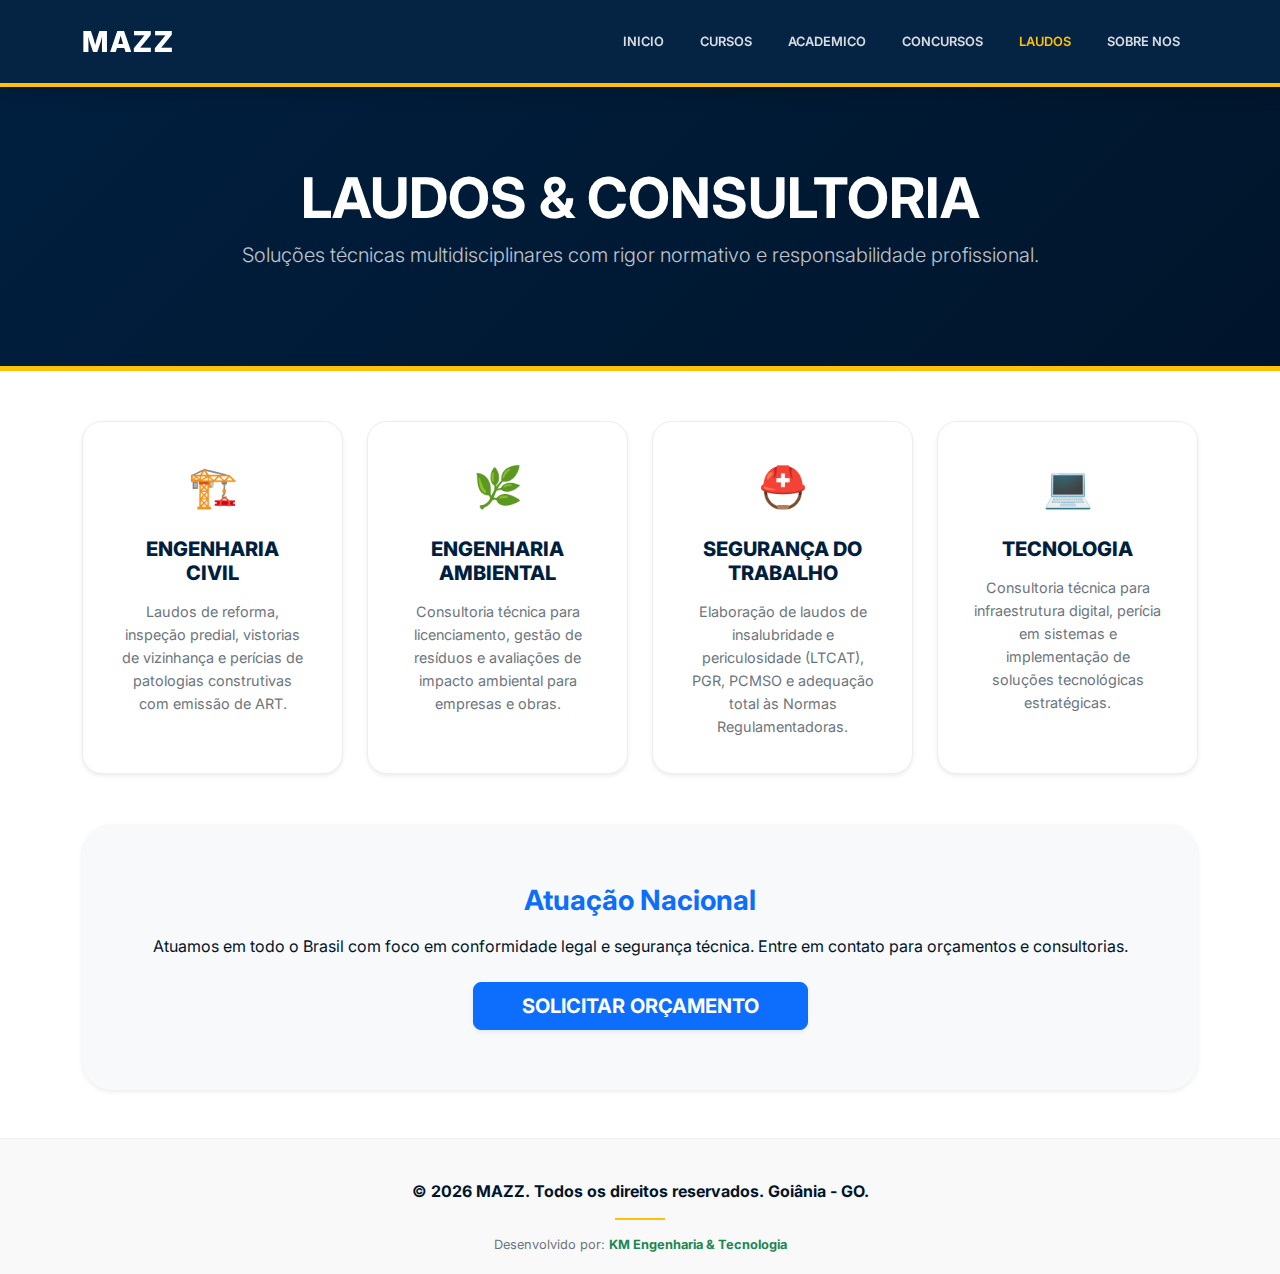
<file: laudos.html>
<!DOCTYPE html>
<html lang="pt-BR">
<head>
    <meta charset="UTF-8">
    <meta name="viewport" content="width=device-width, initial-scale=1.0">
    <title>Laudos e Consultoria - MAZZ</title>
    <link href="https://cdn.jsdelivr.net/npm/bootstrap@5.3.0/dist/css/bootstrap.min.css" rel="stylesheet">
    <link href="https://fonts.googleapis.com/css2?family=Inter:wght@400;600;800&display=swap" rel="stylesheet">
    <style>
        :root {
            --mazz-blue: #001f3f;
            --mazz-gold: #ffc107;
            --mazz-dark: #00152b;
            --mazz-gray: #6c757d;
            --mazz-light: #f8f9fa;
        }

        body { 
            padding-top: 85px; 
            font-family: 'Inter', sans-serif; 
            background-color: #ffffff;
            color: var(--mazz-dark);
        }

        /* NAVBAR PREMIUM */
        .navbar {
            background: rgba(0, 31, 63, 0.98) !important;
            backdrop-filter: blur(12px);
            border-bottom: 4px solid var(--mazz-gold);
            padding: 15px 0;
            box-shadow: 0 4px 20px rgba(0,0,0,0.2);
        }

        .navbar-brand { font-size: 1.8rem; font-weight: 800; letter-spacing: 2px; color: white !important; }
        .nav-link { color: rgba(255, 255, 255, 0.85) !important; font-weight: 600; text-transform: uppercase; font-size: 0.8rem; margin: 0 10px; transition: 0.3s; }
        .nav-link:hover, .nav-link.active { color: var(--mazz-gold) !important; }

        /* HEADER */
        .page-header {
            background: linear-gradient(135deg, var(--mazz-blue) 0%, var(--mazz-dark) 100%);
            color: white;
            padding: 80px 0;
            margin-bottom: 50px;
            border-bottom: 5px solid var(--mazz-gold);
        }

        /* CARDS DE SERVIÇOS */
        .service-card {
            border: 1px solid #eee;
            border-radius: 20px;
            transition: all 0.4s ease;
            background: #fff;
            padding: 35px;
            height: 100%;
            display: flex;
            flex-direction: column;
        }

        .service-card:hover {
            transform: translateY(-10px);
            box-shadow: 0 20px 40px rgba(0,0,0,0.08);
            border-color: var(--mazz-gold);
        }

        .icon-box {
            font-size: 2.5rem;
            margin-bottom: 20px;
            color: var(--mazz-blue);
        }

        .card-title {
            font-weight: 800;
            font-size: 1.25rem;
            color: var(--mazz-blue);
            margin-bottom: 15px;
            text-transform: uppercase;
        }

        .card-text {
            font-size: 0.9rem;
            color: var(--mazz-gray);
            line-height: 1.6;
        }

        /* CTA SECTION */
        .cta-section {
            background-color: var(--mazz-light);
            padding: 60px 0;
            margin-top: 50px;
            border-radius: 30px;
        }

        /* RODAPÉ MAZZ PADRÃO */
        .mazz-footer {
            background-color: #f9f9f9;
            padding: 40px 0 20px;
            border-top: 1px solid #ececec;
            margin-top: auto;
        }
        .footer-copyright { color: var(--mazz-dark); font-weight: 700; font-size: 1rem; }
        .footer-divider { width: 50px; height: 2px; background: var(--mazz-gold); margin: 15px auto; }
        .footer-dev { font-size: 0.8rem; color: var(--mazz-gray); }
        .footer-dev a { color: #198754; text-decoration: none; font-weight: 700; }
    </style>
</head>
<body class="d-flex flex-column min-vh-100">

    <nav class="navbar navbar-expand-lg navbar-dark fixed-top">
        <div class="container">
            <a class="navbar-brand" href="index.html">MAZZ</a>
            <div class="collapse navbar-collapse" id="navbarNav">
                <ul class="navbar-nav ms-auto text-center">
                    <li class="nav-item"><a class="nav-link" href="index.html">Inicio</a></li>
                    <li class="nav-item"><a class="nav-link" href="cursos.html">Cursos</a></li>
                    <li class="nav-item"><a class="nav-link" href="academico.html">Academico</a></li>
                    <li class="nav-item"><a class="nav-link" href="concursos.html">Concursos</a></li>
                    <li class="nav-item"><a class="nav-link active" href="laudos.html">Laudos</a></li>
                    <li class="nav-item"><a class="nav-link" href="sobre.html">Sobre Nos</a></li>
                </ul>
            </div>
        </div>
    </nav>

    <header class="page-header text-center">
        <div class="container">
            <h1 class="display-4 fw-bold">LAUDOS & CONSULTORIA</h1>
            <p class="lead opacity-75">Soluções técnicas multidisciplinares com rigor normativo e responsabilidade profissional.</p>
        </div>
    </header>

    <main class="container mb-5 flex-grow-1">
        <div class="row g-4">
            
            <div class="col-md-6 col-lg-3">
                <div class="service-card shadow-sm text-center">
                    <div class="icon-box">🏗️</div>
                    <h4 class="card-title">Engenharia Civil</h4>
                    <p class="card-text">Laudos de reforma, inspeção predial, vistorias de vizinhança e perícias de patologias construtivas com emissão de ART.</p>
                </div>
            </div>

            <div class="col-md-6 col-lg-3">
                <div class="service-card shadow-sm text-center">
                    <div class="icon-box">🌿</div>
                    <h4 class="card-title">Engenharia Ambiental</h4>
                    <p class="card-text">Consultoria técnica para licenciamento, gestão de resíduos e avaliações de impacto ambiental para empresas e obras.</p>
                </div>
            </div>

            <div class="col-md-6 col-lg-3">
                <div class="service-card shadow-sm text-center">
                    <div class="icon-box">⛑️</div>
                    <h4 class="card-title">Segurança do Trabalho</h4>
                    <p class="card-text">Elaboração de laudos de insalubridade e periculosidade (LTCAT), PGR, PCMSO e adequação total às Normas Regulamentadoras.</p>
                </div>
            </div>

            <div class="col-md-6 col-lg-3">
                <div class="service-card shadow-sm text-center">
                    <div class="icon-box">💻</div>
                    <h4 class="card-title">Tecnologia</h4>
                    <p class="card-text">Consultoria técnica para infraestrutura digital, perícia em sistemas e implementação de soluções tecnológicas estratégicas.</p>
                </div>
            </div>

        </div>

        <div class="cta-section text-center shadow-sm">
            <h3 class="fw-bold text-primary mb-3">Atuação Nacional</h3>
            <p class="mb-4">Atuamos em todo o Brasil com foco em conformidade legal e segurança técnica. Entre em contato para orçamentos e consultorias.</p>
            <a href="https://wa.me/5562996466033" class="btn btn-primary btn-lg fw-bold px-5 shadow-sm">SOLICITAR ORÇAMENTO</a>
        </div>
    </main>

    <footer class="mazz-footer text-center">
        <div class="container">
            <div class="footer-copyright">
                &copy; 2026 MAZZ. Todos os direitos reservados. Goiânia - GO.
            </div>
            <div class="footer-divider"></div>
            <div class="footer-dev">
                Desenvolvido por: <a href="https://www.kmprojetos.eng.br/" target="_blank">KM Engenharia & Tecnologia</a>
            </div>
        </div>
    </footer>

    <script src="https://cdn.jsdelivr.net/npm/bootstrap@5.3.0/dist/js/bootstrap.bundle.min.js"></script>
</body>
</html>
</file>
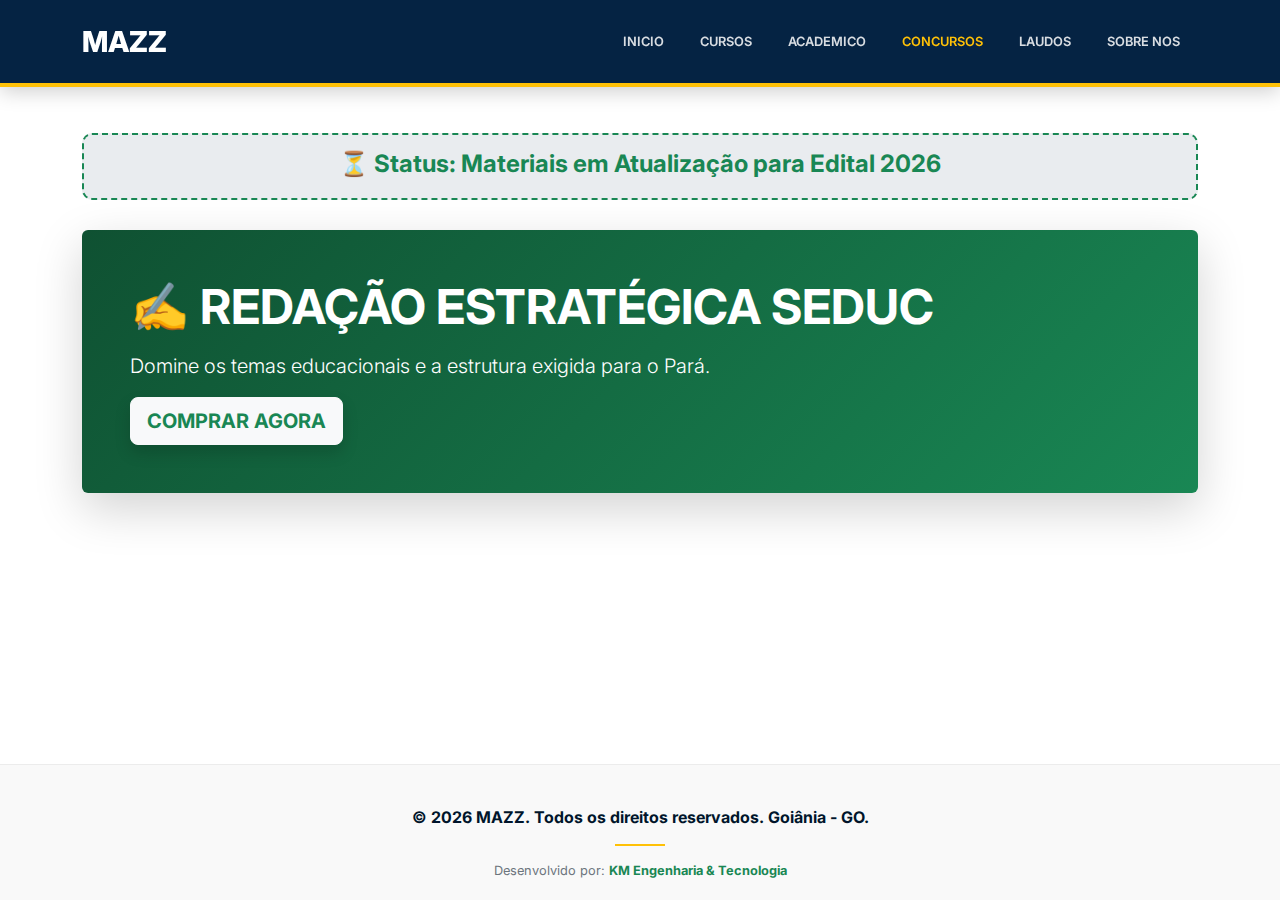
<file: seduc-pa.html>
<!DOCTYPE html>
<html lang="pt-BR">
<head>
    <meta charset="UTF-8">
    <meta name="viewport" content="width=device-width, initial-scale=1.0">
    <title>Concurso SEDUC-PA 2026 - MAZZ</title>
    <link href="https://cdn.jsdelivr.net/npm/bootstrap@5.3.0/dist/css/bootstrap.min.css" rel="stylesheet">
    <link href="https://fonts.googleapis.com/css2?family=Inter:wght@400;600;800&display=swap" rel="stylesheet">
    <style>
        :root { --mazz-blue: #001f3f; --mazz-gold: #ffc107; --mazz-dark: #00152b; --mazz-gray: #6c757d; }
        body { padding-top: 85px; font-family: 'Inter', sans-serif; background-color: #ffffff; }
        .navbar { background: rgba(0, 31, 63, 0.98) !important; backdrop-filter: blur(12px); border-bottom: 4px solid var(--mazz-gold); padding: 15px 0; box-shadow: 0 4px 20px rgba(0,0,0,0.2); }
        .navbar-brand { font-size: 1.8rem; font-weight: 800; color: white !important; }
        .nav-link { color: rgba(255, 255, 255, 0.85) !important; font-weight: 600; text-transform: uppercase; font-size: 0.8rem; margin: 0 10px; transition: 0.3s; }
        .nav-link:hover, .nav-link.active { color: var(--mazz-gold) !important; }
        .status-banner { background-color: #e9ecef; border: 2px dashed #198754; border-radius: 10px; padding: 15px; margin-bottom: 30px; }
        .mazz-footer { background-color: #f9f9f9; padding: 40px 0 20px; border-top: 1px solid #ececec; margin-top: auto; }
        .footer-copyright { color: var(--mazz-dark); font-weight: 700; font-size: 1rem; }
        .footer-divider { width: 50px; height: 2px; background: var(--mazz-gold); margin: 15px auto; }
        .footer-dev { font-size: 0.8rem; color: var(--mazz-gray); }
        .footer-dev a { color: #198754; text-decoration: none; font-weight: 700; }
    </style>
</head>
<body class="d-flex flex-column min-vh-100 text-start">
    <nav class="navbar navbar-expand-lg navbar-dark fixed-top">
        <div class="container">
            <a class="navbar-brand" href="index.html">MAZZ</a>
            <div class="collapse navbar-collapse" id="navbarNav">
                <ul class="navbar-nav ms-auto text-center">
                    <li class="nav-item"><a class="nav-link" href="index.html">Inicio</a></li>
                    <li class="nav-item"><a class="nav-link" href="cursos.html">Cursos</a></li>
                    <li class="nav-item"><a class="nav-link" href="academico.html">Academico</a></li>
                    <li class="nav-item"><a class="nav-link active" href="concursos.html">Concursos</a></li>
                    <li class="nav-item"><a class="nav-link" href="laudos.html">Laudos</a></li>
                    <li class="nav-item"><a class="nav-link" href="sobre.html">Sobre Nos</a></li>
                </ul>
            </div>
        </div>
    </nav>
    <main class="container my-5 flex-grow-1">
        <div class="status-banner text-center">
            <h4 class="fw-bold text-success mb-1">⏳ Status: Materiais em Atualização para Edital 2026</h4>
        </div>
        <div class="p-4 p-md-5 mb-5 rounded text-white shadow-lg" style="background: linear-gradient(135deg, #0f5132 0%, #198754 100%);">
            <h2 class="display-5 fw-bold text-uppercase">✍️ Redação Estratégica SEDUC</h2>
            <p class="lead my-3">Domine os temas educacionais e a estrutura exigida para o Pará.</p>
            <a href="https://mazz.herospark.co/redacao-concurso-2026-seduc-pa" target="_blank" class="btn btn-light btn-lg fw-bold text-success shadow">COMPRAR AGORA</a>
        </div>
    </main>
    <footer class="mazz-footer text-center">
        <div class="container">
            <div class="footer-copyright">&copy; 2026 MAZZ. Todos os direitos reservados. Goiânia - GO.</div>
            <div class="footer-divider"></div>
            <div class="footer-dev">Desenvolvido por: <a href="https://www.kmprojetos.eng.br/" target="_blank">KM Engenharia & Tecnologia</a></div>
        </div>
    </footer>
    <script src="https://cdn.jsdelivr.net/npm/bootstrap@5.3.0/dist/js/bootstrap.bundle.min.js"></script>
</body>
</html>
</file>
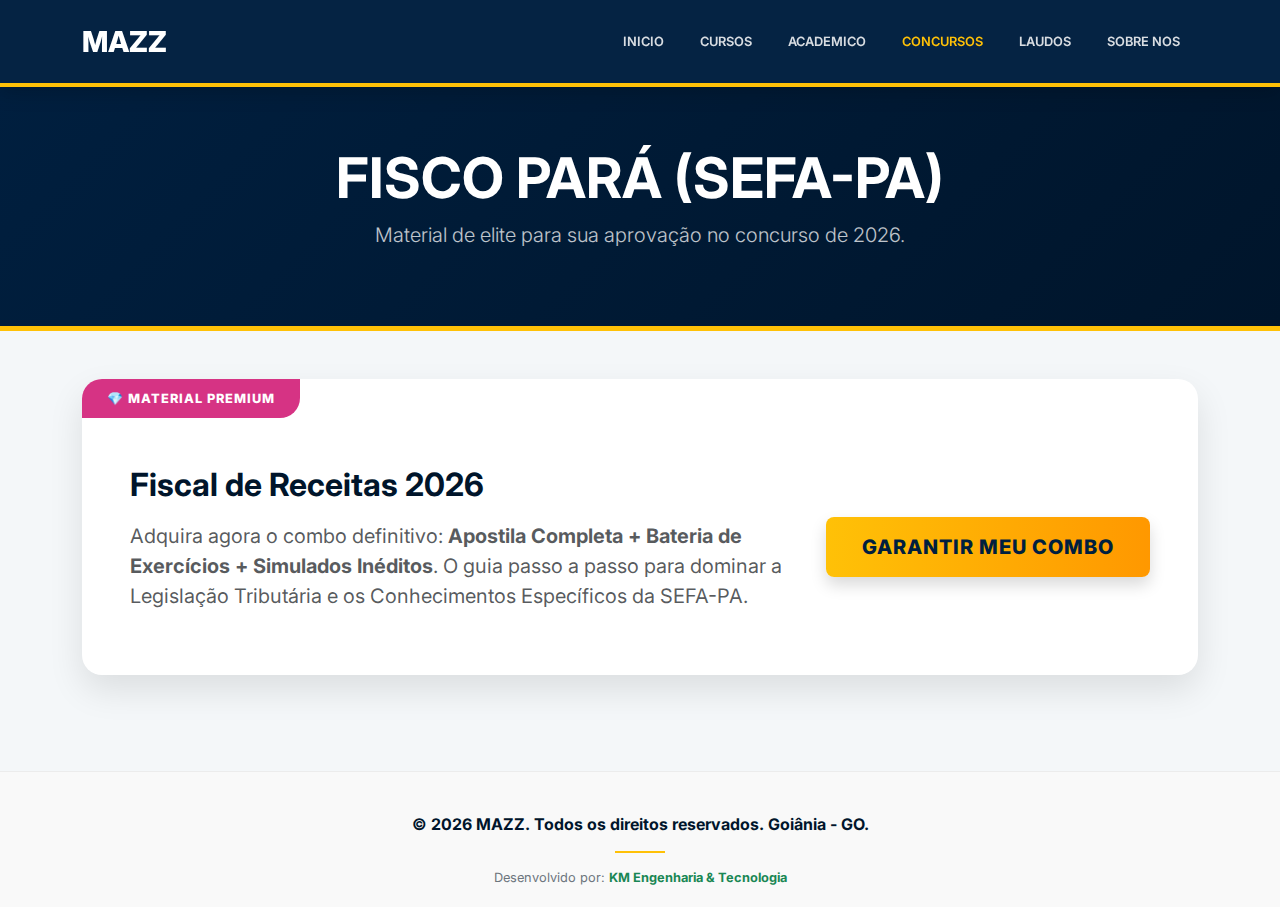
<file: sefa-pa.html>
<!DOCTYPE html>
<html lang="pt-BR">
<head>
    <meta charset="UTF-8">
    <meta name="viewport" content="width=device-width, initial-scale=1.0">
    <title>Concurso SEFA-PA 2026 - MAZZ</title>
    <link href="https://cdn.jsdelivr.net/npm/bootstrap@5.3.0/dist/css/bootstrap.min.css" rel="stylesheet">
    <link href="https://fonts.googleapis.com/css2?family=Inter:wght@400;600;800&display=swap" rel="stylesheet">
    <style>
        :root {
            --mazz-blue: #001f3f;
            --mazz-gold: #ffc107;
            --mazz-dark: #00152b;
            --mazz-gray: #6c757d;
        }

        body { 
            padding-top: 85px; 
            font-family: 'Inter', sans-serif; 
            background-color: #f4f7f9;
            color: var(--mazz-dark);
        }

        /* NAVBAR PREMIUM */
        .navbar {
            background: rgba(0, 31, 63, 0.98) !important;
            backdrop-filter: blur(12px);
            border-bottom: 4px solid var(--mazz-gold);
            padding: 15px 0;
            box-shadow: 0 4px 20px rgba(0,0,0,0.2);
        }

        .navbar-brand { font-size: 1.8rem; font-weight: 800; color: white !important; }
        .nav-link { color: rgba(255, 255, 255, 0.85) !important; font-weight: 600; text-transform: uppercase; font-size: 0.8rem; margin: 0 10px; transition: 0.3s; }
        .nav-link:hover, .nav-link.active { color: var(--mazz-gold) !important; }

        /* HEADER */
        .page-header {
            background: linear-gradient(135deg, var(--mazz-blue) 0%, var(--mazz-dark) 100%);
            color: white;
            padding: 60px 0;
            border-bottom: 5px solid var(--mazz-gold);
        }

        /* CARD DE DESTAQUE ATUALIZADO */
        .promo-card {
            background: white;
            border-radius: 20px;
            border: none;
            overflow: hidden;
            box-shadow: 0 15px 35px rgba(0,0,0,0.1);
        }

        .promo-badge {
            background: #d63384;
            color: white;
            font-weight: 800;
            padding: 10px 25px;
            border-radius: 0 0 20px 0;
            display: inline-block;
            text-transform: uppercase;
            font-size: 0.8rem;
            letter-spacing: 1px;
        }

        .btn-promo {
            background: linear-gradient(90deg, #ffc107 0%, #ff9800 100%);
            color: var(--mazz-blue) !important;
            font-weight: 800;
            border: none;
            padding: 15px 30px;
            text-transform: uppercase;
            letter-spacing: 1px;
            transition: 0.3s;
            text-decoration: none;
            display: inline-block;
        }

        .btn-promo:hover {
            transform: scale(1.05);
            box-shadow: 0 10px 20px rgba(255, 193, 7, 0.3);
        }

        /* FOOTER */
        .mazz-footer {
            background-color: #f9f9f9;
            padding: 40px 0 20px;
            border-top: 1px solid #ececec;
            margin-top: auto;
        }
        .footer-copyright { font-weight: 700; color: var(--mazz-dark); }
        .footer-divider { width: 50px; height: 2px; background: var(--mazz-gold); margin: 15px auto; }
        .footer-dev { font-size: 0.8rem; color: var(--mazz-gray); }
        .footer-dev a { color: #198754; text-decoration: none; font-weight: 700; }
    </style>
</head>
<body class="d-flex flex-column min-vh-100">

    <nav class="navbar navbar-expand-lg navbar-dark fixed-top">
        <div class="container">
            <a class="navbar-brand" href="index.html">MAZZ</a>
            <div class="collapse navbar-collapse" id="navbarNav">
                <ul class="navbar-nav ms-auto text-center">
                    <li class="nav-item"><a class="nav-link" href="index.html">Inicio</a></li>
                    <li class="nav-item"><a class="nav-link" href="cursos.html">Cursos</a></li>
                    <li class="nav-item"><a class="nav-link" href="academico.html">Academico</a></li>
                    <li class="nav-item"><a class="nav-link active" href="concursos.html">Concursos</a></li>
                    <li class="nav-item"><a class="nav-link" href="laudos.html">Laudos</a></li>
                    <li class="nav-item"><a class="nav-link" href="sobre.html">Sobre Nos</a></li>
                </ul>
            </div>
        </div>
    </nav>

    <header class="page-header text-center">
        <div class="container">
            <h1 class="display-4 fw-bold">FISCO PARÁ (SEFA-PA)</h1>
            <p class="lead opacity-75">Material de elite para sua aprovação no concurso de 2026.</p>
        </div>
    </header>

    <main class="container my-5 flex-grow-1">
        
        <div class="promo-card mb-5">
            <div class="promo-badge">💎 Material Premium</div>
            <div class="p-4 p-md-5">
                <div class="row align-items-center">
                    <div class="col-lg-8 text-start">
                        <h2 class="fw-bold mb-3">Fiscal de Receitas 2026</h2>
                        <p class="text-muted fs-5">Adquira agora o combo definitivo: <strong>Apostila Completa + Bateria de Exercícios + Simulados Inéditos</strong>. O guia passo a passo para dominar a Legislação Tributária e os Conhecimentos Específicos da SEFA-PA.</p>
                    </div>
                    <div class="col-lg-4 text-center mt-4 mt-lg-0">
                        <a href="https://mazz.herospark.co/concurso-da-sefa-pa-2026-fiscal-apostila+exercicios+simulado" target="_blank" class="btn btn-promo btn-lg w-100 shadow">Garantir Meu Combo</a>
                    </div>
                </div>
            </div>
        </div>

    </main>

    <footer class="mazz-footer text-center">
        <div class="container">
            <div class="footer-copyright">
                &copy; 2026 MAZZ. Todos os direitos reservados. Goiânia - GO.
            </div>
            <div class="footer-divider"></div>
            <div class="footer-dev">
                Desenvolvido por: <a href="https://www.kmprojetos.eng.br/" target="_blank">KM Engenharia & Tecnologia</a>
            </div>
        </div>
    </footer>

    <script src="https://cdn.jsdelivr.net/npm/bootstrap@5.3.0/dist/js/bootstrap.bundle.min.js"></script>
</body>
</html>
</file>
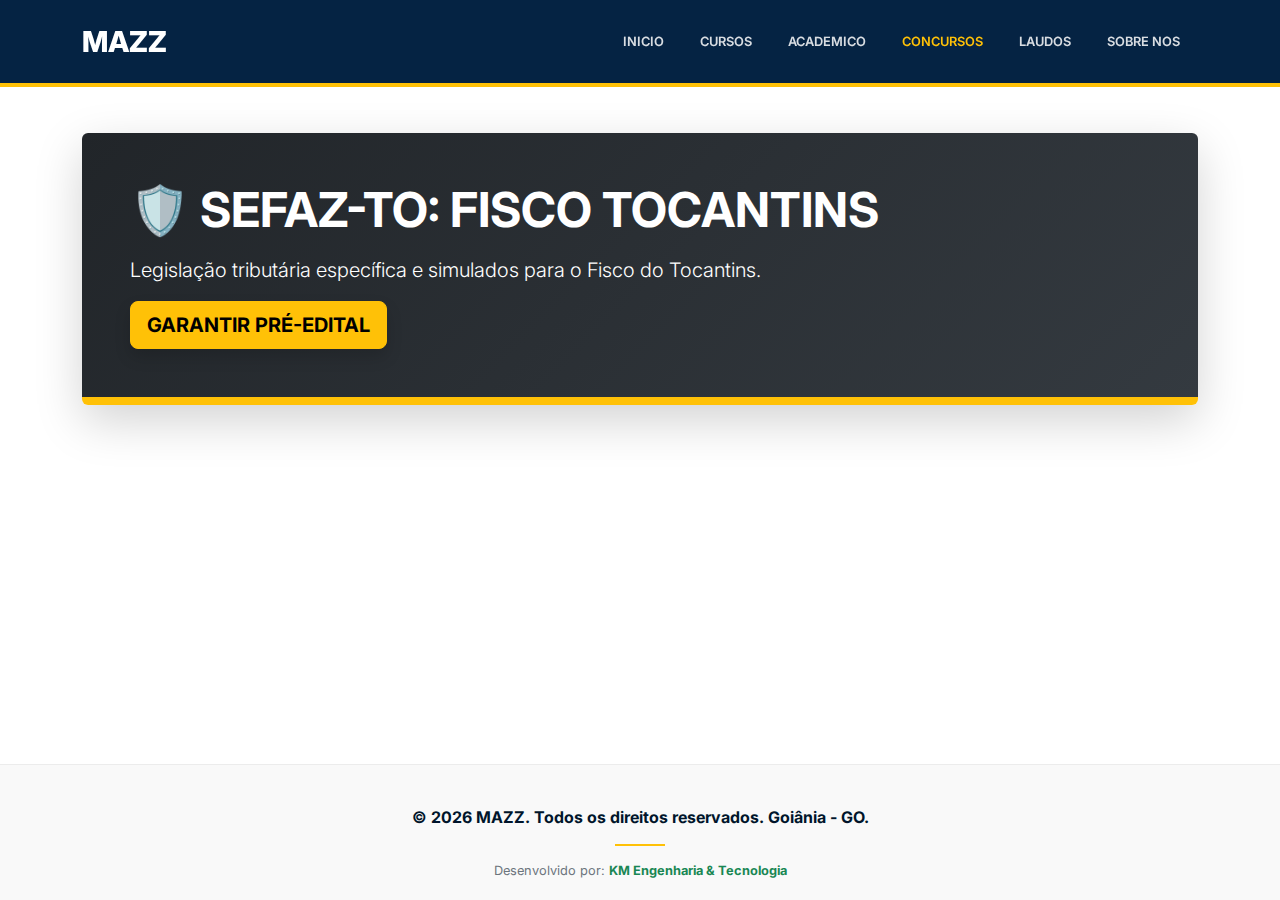
<file: sefaz-to.html>
<!DOCTYPE html>
<html lang="pt-BR">
<head>
    <meta charset="UTF-8">
    <meta name="viewport" content="width=device-width, initial-scale=1.0">
    <title>Concurso SEFAZ-TO - MAZZ</title>
    <link href="https://cdn.jsdelivr.net/npm/bootstrap@5.3.0/dist/css/bootstrap.min.css" rel="stylesheet">
    <link href="https://fonts.googleapis.com/css2?family=Inter:wght@400;600;800&display=swap" rel="stylesheet">
    <style>
        :root { --mazz-blue: #001f3f; --mazz-gold: #ffc107; --mazz-dark: #00152b; --mazz-gray: #6c757d; }
        body { padding-top: 85px; font-family: 'Inter', sans-serif; background-color: #ffffff; }
        .navbar { background: rgba(0, 31, 63, 0.98) !important; backdrop-filter: blur(12px); border-bottom: 4px solid var(--mazz-gold); padding: 15px 0; }
        .navbar-brand { font-size: 1.8rem; font-weight: 800; color: white !important; }
        .nav-link { color: rgba(255, 255, 255, 0.85) !important; font-weight: 600; text-transform: uppercase; font-size: 0.8rem; margin: 0 10px; }
        .nav-link:hover, .nav-link.active { color: var(--mazz-gold) !important; }
        .mazz-footer { background-color: #f9f9f9; padding: 40px 0 20px; border-top: 1px solid #ececec; margin-top: auto; }
        .footer-copyright { color: var(--mazz-dark); font-weight: 700; font-size: 1rem; }
        .footer-divider { width: 50px; height: 2px; background: var(--mazz-gold); margin: 15px auto; }
        .footer-dev { font-size: 0.8rem; color: var(--mazz-gray); }
        .footer-dev a { color: #198754; text-decoration: none; font-weight: 700; }
    </style>
</head>
<body class="d-flex flex-column min-vh-100 text-start">
    <nav class="navbar navbar-expand-lg navbar-dark fixed-top">
        <div class="container">
            <a class="navbar-brand" href="index.html">MAZZ</a>
            <div class="collapse navbar-collapse" id="navbarNav">
                <ul class="navbar-nav ms-auto text-center">
                    <li class="nav-item"><a class="nav-link" href="index.html">Inicio</a></li>
                    <li class="nav-item"><a class="nav-link" href="cursos.html">Cursos</a></li>
                    <li class="nav-item"><a class="nav-link" href="academico.html">Academico</a></li>
                    <li class="nav-item"><a class="nav-link active" href="concursos.html">Concursos</a></li>
                    <li class="nav-item"><a class="nav-link" href="laudos.html">Laudos</a></li>
                    <li class="nav-item"><a class="nav-link" href="sobre.html">Sobre Nos</a></li>
                </ul>
            </div>
        </div>
    </nav>
    <main class="container my-5 flex-grow-1">
        <div class="p-4 p-md-5 mb-5 rounded text-white shadow-lg" style="background: linear-gradient(135deg, #212529 0%, #343a40 100%); border-bottom: 8px solid #ffc107;">
            <h2 class="display-5 fw-bold text-uppercase">🛡️ SEFAZ-TO: Fisco Tocantins</h2>
            <p class="lead my-3">Legislação tributária específica e simulados para o Fisco do Tocantins.</p>
            <a href="https://wa.me/5562996466033" class="btn btn-warning btn-lg fw-bold shadow">GARANTIR PRÉ-EDITAL</a>
        </div>
    </main>
    <footer class="mazz-footer text-center">
        <div class="container">
            <div class="footer-copyright">&copy; 2026 MAZZ. Todos os direitos reservados. Goiânia - GO.</div>
            <div class="footer-divider"></div>
            <div class="footer-dev">Desenvolvido por: <a href="https://www.kmprojetos.eng.br/" target="_blank">KM Engenharia & Tecnologia</a></div>
        </div>
    </footer>
    <script src="https://cdn.jsdelivr.net/npm/bootstrap@5.3.0/dist/js/bootstrap.bundle.min.js"></script>
</body>
</html>
</file>
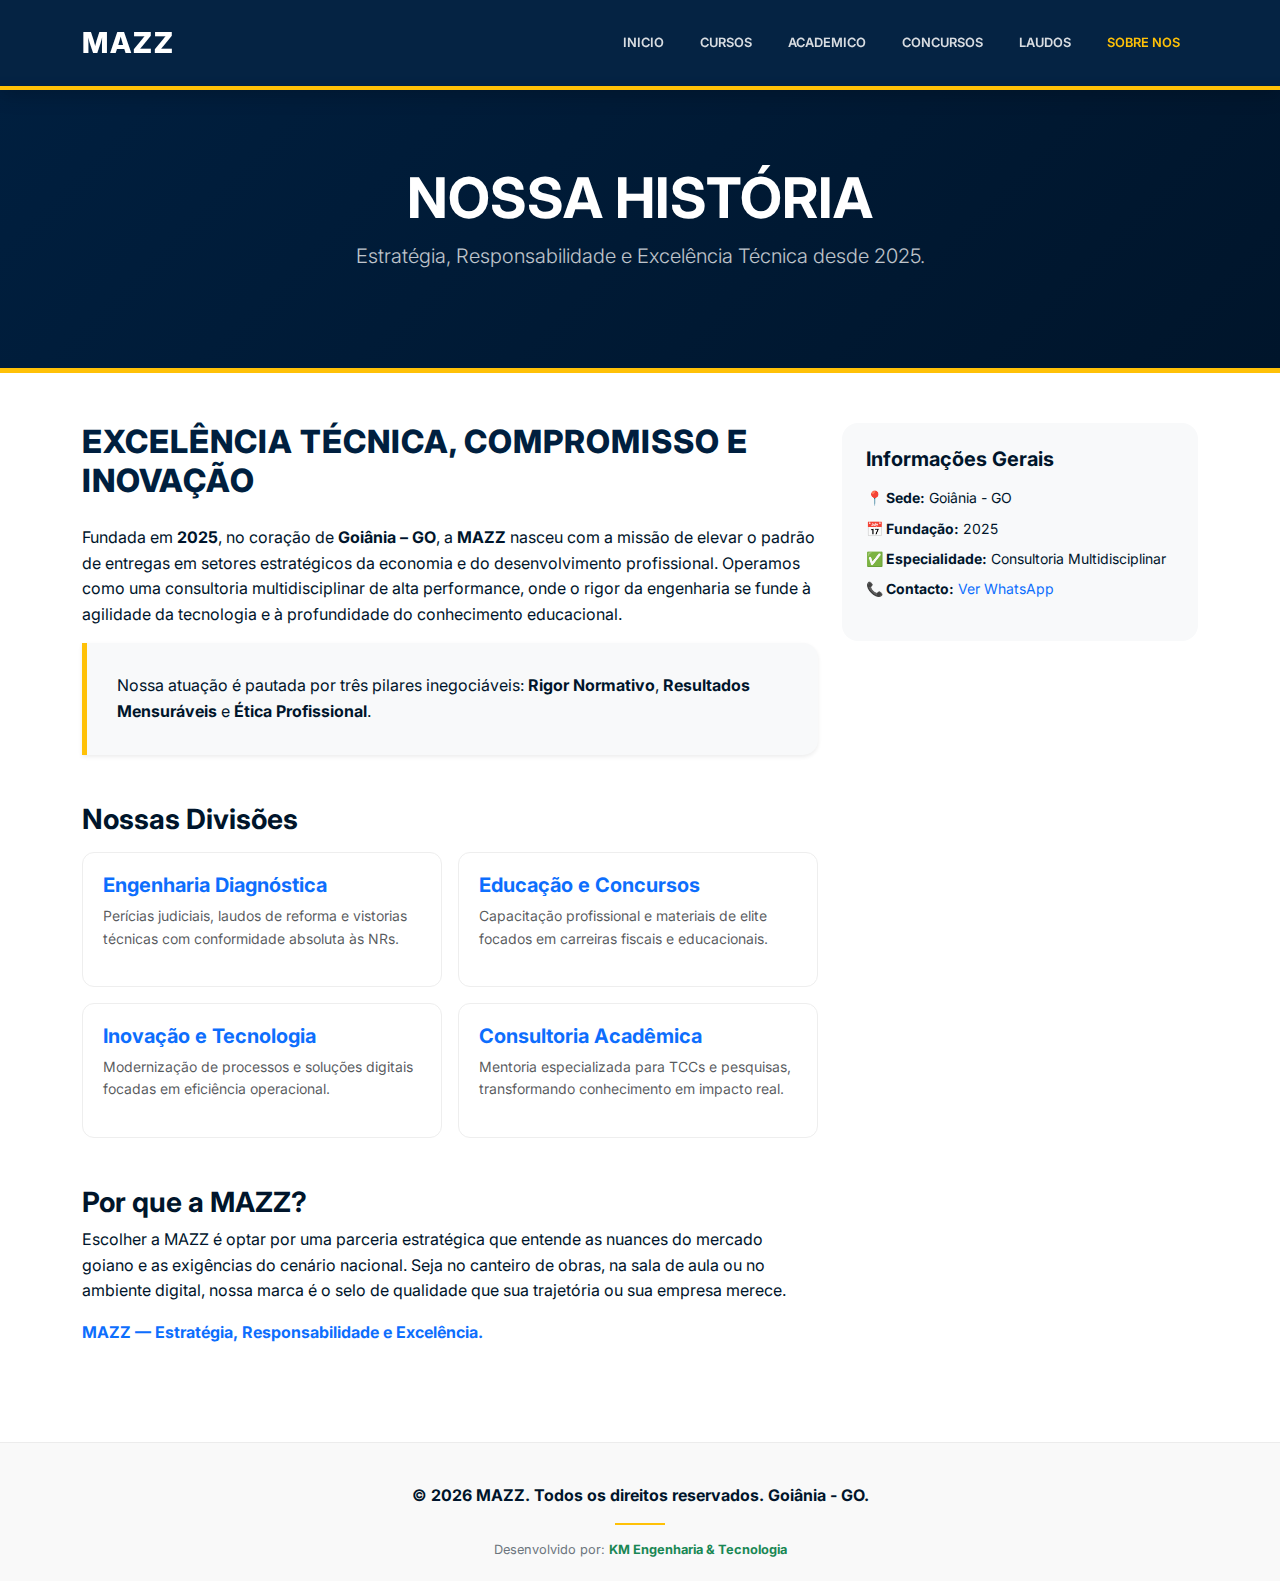
<file: sobre.html>
<!DOCTYPE html>
<html lang="pt-BR">
<head>
    <meta charset="UTF-8">
    <meta name="viewport" content="width=device-width, initial-scale=1.0">
    <title>Sobre Nós - MAZZ</title>
    <link href="https://cdn.jsdelivr.net/npm/bootstrap@5.3.0/dist/css/bootstrap.min.css" rel="stylesheet">
    <link href="https://fonts.googleapis.com/css2?family=Inter:wght@400;600;800&display=swap" rel="stylesheet">
    <style>
        :root {
            --mazz-blue: #001f3f;
            --mazz-gold: #ffc107;
            --mazz-dark: #00152b;
            --mazz-gray: #6c757d;
            --mazz-light: #f8f9fa;
        }

        body { 
            padding-top: 85px; 
            font-family: 'Inter', sans-serif; 
            background-color: #ffffff;
            color: var(--mazz-dark);
            line-height: 1.6;
        }

        /* NAVBAR PREMIUM */
        .navbar {
            background: rgba(0, 31, 63, 0.98) !important;
            backdrop-filter: blur(12px);
            border-bottom: 4px solid var(--mazz-gold);
            padding: 15px 0;
            box-shadow: 0 4px 20px rgba(0,0,0,0.2);
        }

        .navbar-brand { font-size: 1.8rem; font-weight: 800; letter-spacing: 2px; color: white !important; }
        .nav-link { color: rgba(255, 255, 255, 0.85) !important; font-weight: 600; text-transform: uppercase; font-size: 0.8rem; margin: 0 10px; transition: 0.3s; }
        .nav-link:hover, .nav-link.active { color: var(--mazz-gold) !important; }

        /* HEADER */
        .page-header {
            background: linear-gradient(135deg, var(--mazz-blue) 0%, var(--mazz-dark) 100%);
            color: white;
            padding: 80px 0;
            margin-bottom: 50px;
            border-bottom: 5px solid var(--mazz-gold);
        }

        .section-title {
            font-weight: 800;
            color: var(--mazz-blue);
            margin-bottom: 25px;
            text-transform: uppercase;
            letter-spacing: 1px;
        }

        .highlight-box {
            background-color: var(--mazz-light);
            border-left: 5px solid var(--mazz-gold);
            padding: 30px;
            border-radius: 0 15px 15px 0;
            margin-bottom: 40px;
        }

        .service-mini-card {
            border: 1px solid #eee;
            padding: 20px;
            border-radius: 12px;
            height: 100%;
            transition: 0.3s;
        }

        .service-mini-card:hover {
            border-color: var(--mazz-gold);
            background-color: #f9f9f9;
        }

        /* RODAPÉ MAZZ PADRÃO */
        .mazz-footer {
            background-color: #f9f9f9;
            padding: 40px 0 20px;
            border-top: 1px solid #ececec;
            margin-top: auto;
        }
        .footer-copyright { color: var(--mazz-dark); font-weight: 700; font-size: 1rem; }
        .footer-divider { width: 50px; height: 2px; background: var(--mazz-gold); margin: 15px auto; }
        .footer-dev { font-size: 0.8rem; color: var(--mazz-gray); }
        .footer-dev a { color: #198754; text-decoration: none; font-weight: 700; }
    </style>
</head>
<body class="d-flex flex-column min-vh-100">

    <nav class="navbar navbar-expand-lg navbar-dark fixed-top">
        <div class="container">
            <a class="navbar-brand" href="index.html">MAZZ</a>
            <div class="collapse navbar-collapse" id="navbarNav">
                <ul class="navbar-nav ms-auto text-center">
                    <li class="nav-item"><a class="nav-link" href="index.html">Inicio</a></li>
                    <li class="nav-item"><a class="nav-link" href="cursos.html">Cursos</a></li>
                    <li class="nav-item"><a class="nav-link" href="academico.html">Academico</a></li>
                    <li class="nav-item"><a class="nav-link" href="concursos.html">Concursos</a></li>
                    <li class="nav-item"><a class="nav-link" href="laudos.html">Laudos</a></li>
                    <li class="nav-item"><a class="nav-link active" href="sobre.html">Sobre Nos</a></li>
                </ul>
            </div>
        </div>
    </nav>

    <header class="page-header text-center">
        <div class="container">
            <h1 class="display-4 fw-bold">NOSSA HISTÓRIA</h1>
            <p class="lead opacity-75">Estratégia, Responsabilidade e Excelência Técnica desde 2025.</p>
        </div>
    </header>

    <main class="container mb-5 flex-grow-1 text-start">
        <div class="row">
            <div class="col-lg-8">
                <h2 class="section-title">Excelência Técnica, Compromisso e Inovação</h2>
                <p>Fundada em <strong>2025</strong>, no coração de <strong>Goiânia – GO</strong>, a <strong>MAZZ</strong> nasceu com a missão de elevar o padrão de entregas em setores estratégicos da economia e do desenvolvimento profissional. Operamos como uma consultoria multidisciplinar de alta performance, onde o rigor da engenharia se funde à agilidade da tecnologia e à profundidade do conhecimento educacional.</p>
                
                <div class="highlight-box shadow-sm">
                    <p class="mb-0">Nossa atuação é pautada por três pilares inegociáveis: <strong>Rigor Normativo</strong>, <strong>Resultados Mensuráveis</strong> e <strong>Ética Profissional</strong>.</p>
                </div>

                <h3 class="fw-bold mt-5 mb-3">Nossas Divisões</h3>
                <div class="row g-3">
                    <div class="col-md-6">
                        <div class="service-mini-card">
                            <h5 class="fw-bold text-primary">Engenharia Diagnóstica</h5>
                            <p class="small text-muted">Perícias judiciais, laudos de reforma e vistorias técnicas com conformidade absoluta às NRs.</p>
                        </div>
                    </div>
                    <div class="col-md-6">
                        <div class="service-mini-card">
                            <h5 class="fw-bold text-primary">Educação e Concursos</h5>
                            <p class="small text-muted">Capacitação profissional e materiais de elite focados em carreiras fiscais e educacionais.</p>
                        </div>
                    </div>
                    <div class="col-md-6">
                        <div class="service-mini-card">
                            <h5 class="fw-bold text-primary">Inovação e Tecnologia</h5>
                            <p class="small text-muted">Modernização de processos e soluções digitais focadas em eficiência operacional.</p>
                        </div>
                    </div>
                    <div class="col-md-6">
                        <div class="service-mini-card">
                            <h5 class="fw-bold text-primary">Consultoria Acadêmica</h5>
                            <p class="small text-muted">Mentoria especializada para TCCs e pesquisas, transformando conhecimento em impacto real.</p>
                        </div>
                    </div>
                </div>

                <div class="mt-5 mb-5">
                    <h3 class="fw-bold">Por que a MAZZ?</h3>
                    <p>Escolher a MAZZ é optar por uma parceria estratégica que entende as nuances do mercado goiano e as exigências do cenário nacional. Seja no canteiro de obras, na sala de aula ou no ambiente digital, nossa marca é o selo de qualidade que sua trajetória ou sua empresa merece.</p>
                    <p class="fw-bold text-primary">MAZZ — Estratégia, Responsabilidade e Excelência.</p>
                </div>
            </div>
            
            <div class="col-lg-4">
                <div class="p-4 bg-light rounded-4 sticky-top" style="top: 110px;">
                    <h5 class="fw-bold mb-3">Informações Gerais</h5>
                    <ul class="list-unstyled small">
                        <li class="mb-2"><strong>📍 Sede:</strong> Goiânia - GO</li>
                        <li class="mb-2"><strong>📅 Fundação:</strong> 2025</li>
                        <li class="mb-2"><strong>✅ Especialidade:</strong> Consultoria Multidisciplinar</li>
                        <li><strong>📞 Contacto:</strong> <a href="https://wa.me/5562996466033" class="text-decoration-none">Ver WhatsApp</a></li>
                    </ul>
                </div>
            </div>
        </div>
    </main>

    <footer class="mazz-footer text-center">
        <div class="container">
            <div class="footer-copyright">
                &copy; 2026 MAZZ. Todos os direitos reservados. Goiânia - GO.
            </div>
            <div class="footer-divider"></div>
            <div class="footer-dev">
                Desenvolvido por: <a href="https://www.kmprojetos.eng.br/" target="_blank">KM Engenharia & Tecnologia</a>
            </div>
        </div>
    </footer>

    <script src="https://cdn.jsdelivr.net/npm/bootstrap@5.3.0/dist/js/bootstrap.bundle.min.js"></script>
</body>
</html>
</file>
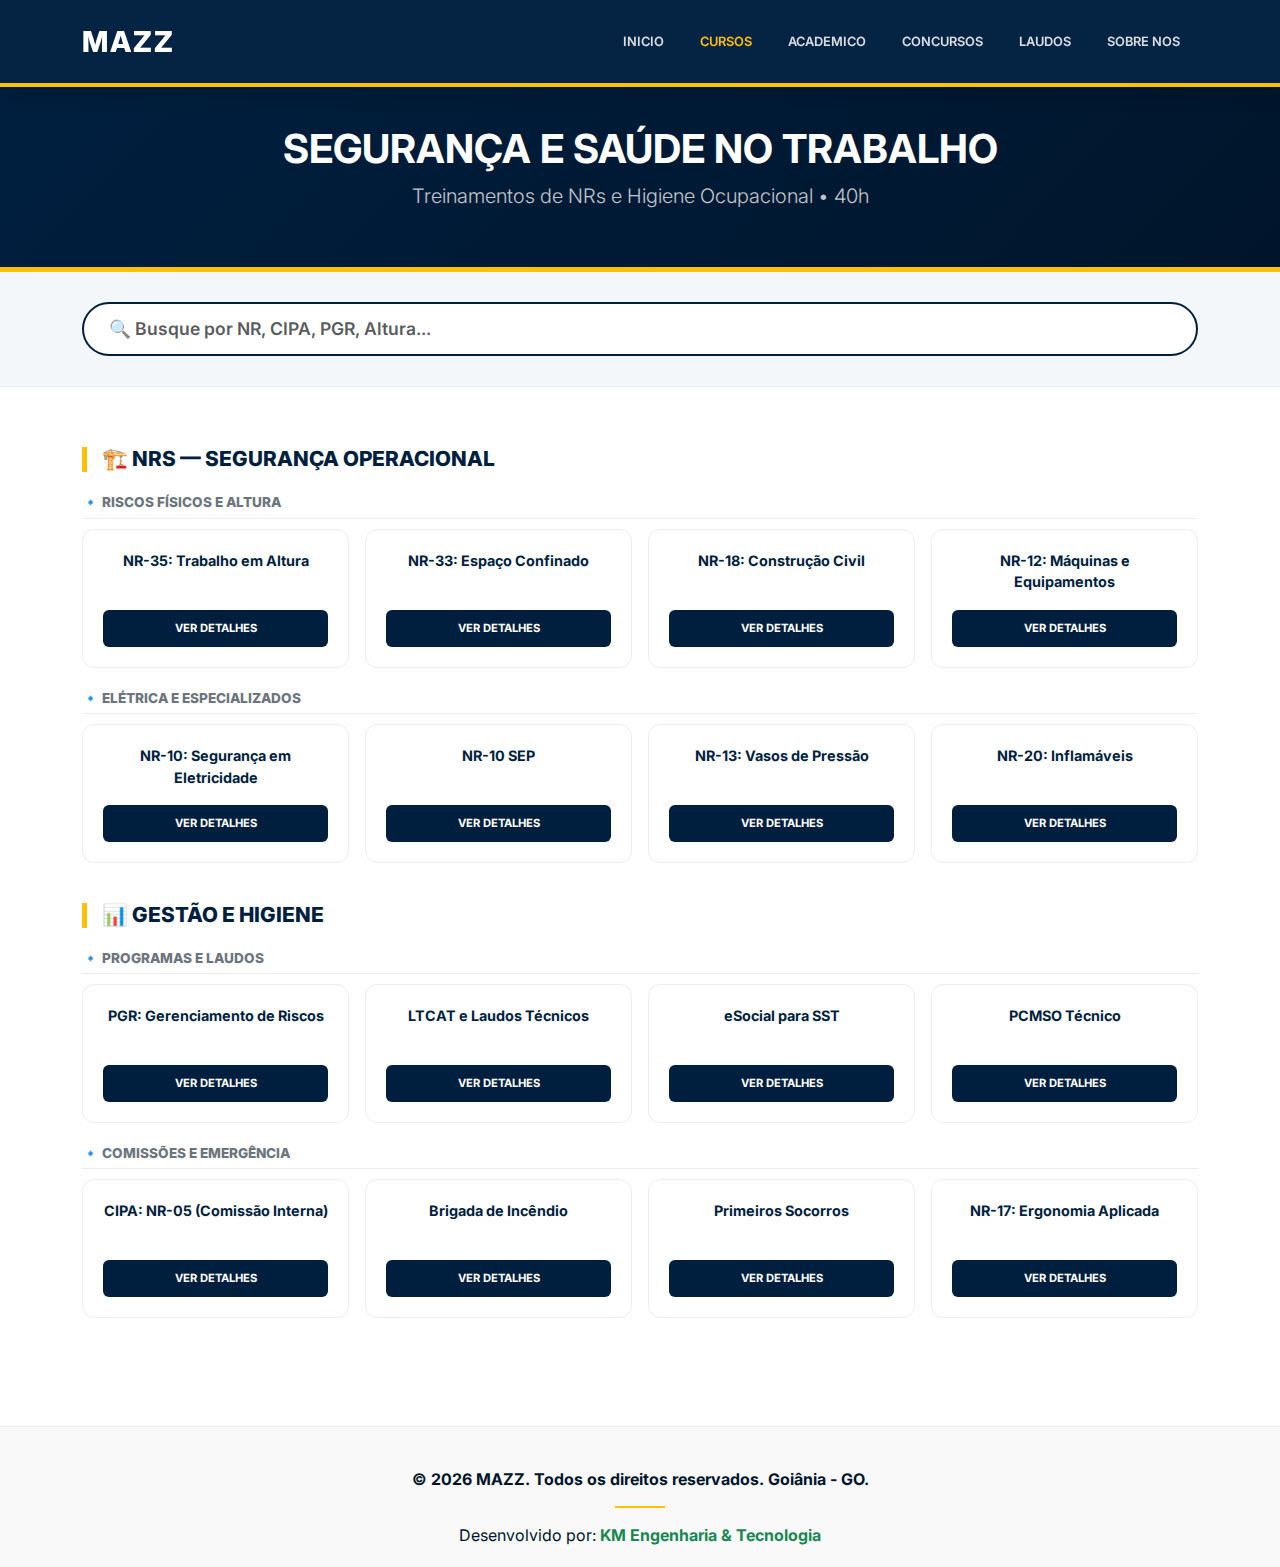
<file: sst-nrs.html>
<!DOCTYPE html>
<html lang="pt-BR">
<head>
    <meta charset="UTF-8">
    <meta name="viewport" content="width=device-width, initial-scale=1.0">
    <title>SST & NRs - MAZZ</title>
    <link href="https://cdn.jsdelivr.net/npm/bootstrap@5.3.0/dist/css/bootstrap.min.css" rel="stylesheet">
    <link href="https://fonts.googleapis.com/css2?family=Inter:wght@400;600;800&display=swap" rel="stylesheet">
    <style>
        :root { 
            --mazz-blue: #001f3f; 
            --mazz-gold: #ffc107; 
            --mazz-dark: #00152b; 
            --mazz-gray: #6c757d; 
        }
        
        body { padding-top: 85px; font-family: 'Inter', sans-serif; background-color: #ffffff; color: var(--mazz-dark); }

        /* NAVBAR PADRÃO MAZZ */
        .navbar { background: rgba(0, 31, 63, 0.98) !important; backdrop-filter: blur(12px); border-bottom: 4px solid var(--mazz-gold); padding: 15px 0; box-shadow: 0 4px 20px rgba(0,0,0,0.2); }
        .navbar-brand { font-size: 1.8rem; font-weight: 800; letter-spacing: 2px; color: white !important; text-decoration: none; }
        .nav-link { color: rgba(255, 255, 255, 0.85) !important; font-weight: 600; text-transform: uppercase; font-size: 0.8rem; margin: 0 10px; transition: 0.3s; }
        .nav-link:hover, .nav-link.active { color: var(--mazz-gold) !important; }

        /* HEADER E BUSCA */
        .page-header { background: linear-gradient(135deg, var(--mazz-blue) 0%, var(--mazz-dark) 100%); color: white; padding: 40px 0; border-bottom: 5px solid var(--mazz-gold); text-align: center; }
        .search-container { background: #f4f7f9; padding: 30px 0; border-bottom: 1px solid #eee; margin-bottom: 20px; }
        .search-input { border: 2px solid var(--mazz-blue); border-radius: 50px; padding: 12px 25px; font-weight: 600; font-size: 1.1rem; outline: none; }

        /* TRILHAS */
        .trilha-title { color: var(--mazz-blue); font-weight: 800; border-left: 5px solid var(--mazz-gold); padding-left: 15px; margin: 40px 0 20px; text-transform: uppercase; font-size: 1.3rem; }
        .nivel-label { font-weight: 800; font-size: 0.85rem; color: var(--mazz-gray); margin: 20px 0 10px; display: block; border-bottom: 1px solid #eee; padding-bottom: 5px; text-transform: uppercase; }
        
        /* CARDS */
        .nr-card { border: 1px solid #eee; border-radius: 12px; transition: 0.3s; background: #fff; padding: 20px; height: 100%; display: flex; flex-direction: column; text-align: center; }
        .nr-card:hover { border-color: var(--mazz-gold); box-shadow: 0 10px 20px rgba(0,0,0,0.05); transform: translateY(-5px); }
        .course-title { font-weight: 700; font-size: 0.9rem; color: var(--mazz-blue); min-height: 45px; margin-bottom: 15px; }
        .btn-buy { background-color: var(--mazz-blue); color: white !important; font-size: 0.7rem; font-weight: 700; text-transform: uppercase; border-radius: 6px; border: none; padding: 10px; margin-top: auto; cursor: pointer; }

        /* MODAL */
        .modal-header { background-color: var(--mazz-blue); color: white; border-bottom: 3px solid var(--mazz-gold); }
        .ch-badge { background-color: var(--mazz-gold); color: var(--mazz-blue); font-weight: 800; padding: 5px 12px; border-radius: 5px; font-size: 0.85rem; display: inline-block; margin-bottom: 15px; }

        /* FOOTER */
        .mazz-footer { background-color: #f9f9f9; padding: 40px 0 20px; border-top: 1px solid #ececec; margin-top: 60px; text-align: center; }
        .footer-divider { width: 50px; height: 2px; background: var(--mazz-gold); margin: 15px auto; }
        .footer-dev a { color: #198754; text-decoration: none; font-weight: 700; }
    </style>
</head>
<body class="d-flex flex-column min-vh-100">

    <nav class="navbar navbar-expand-lg navbar-dark fixed-top">
        <div class="container">
            <a class="navbar-brand" href="index.html">MAZZ</a>
            <button class="navbar-toggler" type="button" data-bs-toggle="collapse" data-bs-target="#navbarNav">
                <span class="navbar-toggler-icon"></span>
            </button>
            <div class="collapse navbar-collapse" id="navbarNav">
                <ul class="navbar-nav ms-auto text-center">
                    <li class="nav-item"><a class="nav-link" href="index.html">Inicio</a></li>
                    <li class="nav-item"><a class="nav-link active" href="cursos.html">Cursos</a></li>
                    <li class="nav-item"><a class="nav-link" href="academico.html">Academico</a></li>
                    <li class="nav-item"><a class="nav-link" href="concursos.html">Concursos</a></li>
                    <li class="nav-item"><a class="nav-link" href="laudos.html">Laudos</a></li>
                    <li class="nav-item"><a class="nav-link" href="sobre.html">Sobre Nos</a></li>
                </ul>
            </div>
        </div>
    </nav>

    <header class="page-header">
        <div class="container">
            <h1 class="display-6 fw-bold text-uppercase">Segurança e Saúde no Trabalho</h1>
            <p class="lead opacity-75">Treinamentos de NRs e Higiene Ocupacional • 40h</p>
        </div>
    </header>

    <section class="search-container sticky-top" style="top: 80px; z-index: 999;">
        <div class="container text-center">
            <input type="text" id="searchInput" class="form-control search-input" placeholder="🔍 Busque por NR, CIPA, PGR, Altura...">
        </div>
    </section>

    <main class="container mb-5 flex-grow-1">
        <div id="trilhas-container"></div>
        <div id="noResults" class="text-center py-5 d-none">
            <h4>Nenhum treinamento encontrado.</h4>
        </div>
    </main>

    <div class="modal fade" id="modalEmenta" tabindex="-1">
        <div class="modal-dialog modal-dialog-centered">
            <div class="modal-content border-0 shadow">
                <div class="modal-header">
                    <h5 class="modal-title fw-bold" id="m-titulo">EMENTA DO TREINAMENTO</h5>
                    <button type="button" class="btn-close btn-close-white" data-bs-dismiss="modal"></button>
                </div>
                <div class="modal-body p-4">
                    <div class="ch-badge">⏱ Carga Horária: 40 Horas</div>
                    <h6 class="fw-bold text-primary mb-3">Conteúdo Programático Técnica:</h6>
                    <ul id="m-lista" class="list-unstyled">
                        <li class="mb-2">✅ <b>Unidade 1:</b> Introdução à Norma e Aspectos Legais</li>
                        <li class="mb-2">✅ <b>Unidade 2:</b> Reconhecimento e Análise de Riscos</li>
                        <li class="mb-2">✅ <b>Unidade 3:</b> Medidas de Prevenção e Controle (EPI/EPC)</li>
                        <li class="mb-2">✅ <b>Unidade 4:</b> Procedimentos em Emergências e Certificação 40h</li>
                    </ul>
                    <hr>
                    <a href="https://wa.me/5562996466033" target="_blank" class="btn btn-success w-100 fw-bold py-3 mt-3">SOLICITAR ORÇAMENTO NO WHATSAPP</a>
                </div>
            </div>
        </div>
    </div>

    <footer class="mazz-footer">
        <div class="container">
            <div class="fw-bold">&copy; 2026 MAZZ. Todos os direitos reservados. Goiânia - GO.</div>
            <div class="footer-divider"></div>
            <div class="footer-dev">Desenvolvido por: <a href="https://www.kmprojetos.eng.br/" target="_blank">KM Engenharia & Tecnologia</a></div>
        </div>
    </footer>

    <script src="https://cdn.jsdelivr.net/npm/bootstrap@5.3.0/dist/js/bootstrap.bundle.min.js"></script>
    <script>
        const dadosTrilhas = [
            {
                trilha: "🏗️ NRs — SEGURANÇA OPERACIONAL",
                niveis: [
                    { nome: "🔹 Riscos Físicos e Altura", cursos: ["NR-35: Trabalho em Altura", "NR-33: Espaço Confinado", "NR-18: Construção Civil", "NR-12: Máquinas e Equipamentos"] },
                    { nome: "🔹 Elétrica e Especializados", cursos: ["NR-10: Segurança em Eletricidade", "NR-10 SEP", "NR-13: Vasos de Pressão", "NR-20: Inflamáveis"] }
                ]
            },
            {
                trilha: "📊 GESTÃO E HIGIENE",
                niveis: [
                    { nome: "🔹 Programas e Laudos", cursos: ["PGR: Gerenciamento de Riscos", "LTCAT e Laudos Técnicos", "eSocial para SST", "PCMSO Técnico"] },
                    { nome: "🔹 Comissões e Emergência", cursos: ["CIPA: NR-05 (Comissão Interna)", "Brigada de Incêndio", "Primeiros Socorros", "NR-17: Ergonomia Aplicada"] }
                ]
            }
        ];

        const container = document.getElementById('trilhas-container');

        function render(f = "") {
            container.innerHTML = "";
            let total = 0;
            dadosTrilhas.forEach(t => {
                let html = `<div>`;
                let has = false;
                let content = `<h2 class="trilha-title">${t.trilha}</h2>`;
                t.niveis.forEach(n => {
                    let nHtml = `<span class="nivel-label">${n.nome}</span><div class="row g-3">`;
                    let count = 0;
                    n.cursos.forEach(c => {
                        if (c.toLowerCase().includes(f.toLowerCase())) {
                            nHtml += `<div class="col-6 col-md-4 col-lg-3"><div class="nr-card"><div class="course-title">${c}</div><button class="btn-buy" onclick="abrirEmenta('${c}')">Ver Detalhes</button></div></div>`;
                            count++; total++; has = true;
                        }
                    });
                    if (count > 0) content += nHtml + `</div>`;
                });
                if (has) container.innerHTML += html + content + `</div>`;
            });
            document.getElementById('noResults').classList.toggle('d-none', total > 0);
        }

        function abrirEmenta(titulo) {
            document.getElementById('m-titulo').innerText = titulo;
            new bootstrap.Modal(document.getElementById('modalEmenta')).show();
        }

        document.getElementById('searchInput').addEventListener('input', (e) => render(e.target.value));
        render();
    </script>
</body>
</html>
</file>
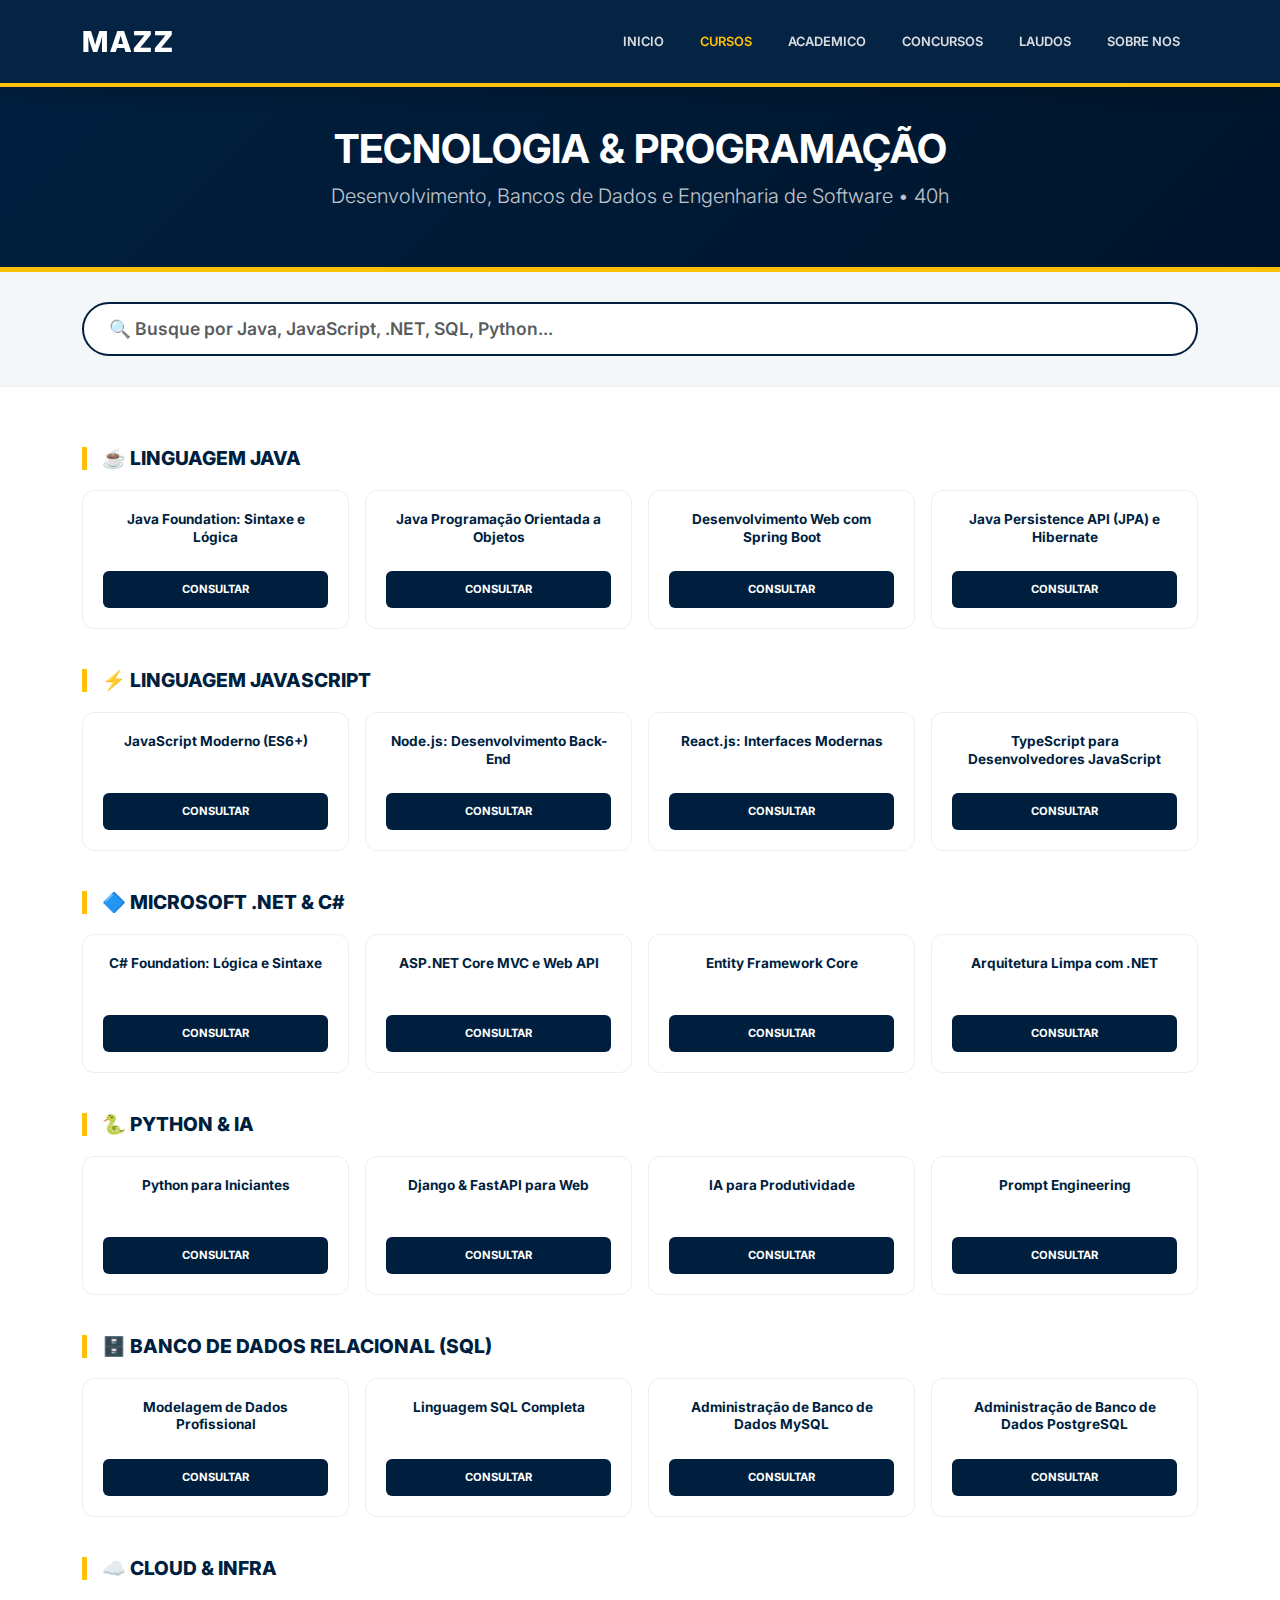
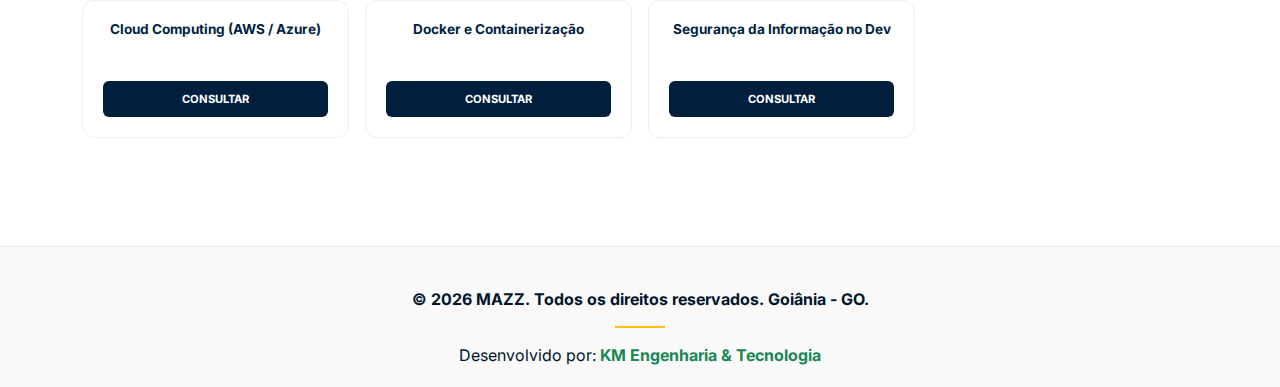
<file: tecnologia.html>
<!DOCTYPE html>
<html lang="pt-BR">
<head>
    <meta charset="UTF-8">
    <meta name="viewport" content="width=device-width, initial-scale=1.0">
    <title>Tecnologia - MAZZ</title>
    <link href="https://cdn.jsdelivr.net/npm/bootstrap@5.3.0/dist/css/bootstrap.min.css" rel="stylesheet">
    <link href="https://fonts.googleapis.com/css2?family=Inter:wght@400;600;800&display=swap" rel="stylesheet">
    <style>
        :root { --mazz-blue: #001f3f; --mazz-gold: #ffc107; --mazz-dark: #00152b; --mazz-gray: #6c757d; }
        body { padding-top: 85px; font-family: 'Inter', sans-serif; background-color: #ffffff; color: var(--mazz-dark); }
        
        .navbar { background: rgba(0, 31, 63, 0.98) !important; backdrop-filter: blur(12px); border-bottom: 4px solid var(--mazz-gold); padding: 15px 0; box-shadow: 0 4px 20px rgba(0,0,0,0.2); }
        .navbar-brand { font-size: 1.8rem; font-weight: 800; letter-spacing: 2px; color: white !important; text-decoration: none; }
        .nav-link { color: rgba(255, 255, 255, 0.85) !important; font-weight: 600; text-transform: uppercase; font-size: 0.8rem; margin: 0 10px; transition: 0.3s; }
        .nav-link:hover, .nav-link.active { color: var(--mazz-gold) !important; }

        .page-header { background: linear-gradient(135deg, var(--mazz-blue) 0%, var(--mazz-dark) 100%); color: white; padding: 40px 0; border-bottom: 5px solid var(--mazz-gold); text-align: center; }
        .search-container { background: #f4f7f9; padding: 30px 0; border-bottom: 1px solid #eee; margin-bottom: 20px; }
        .search-input { border: 2px solid var(--mazz-blue); border-radius: 50px; padding: 12px 25px; font-weight: 600; font-size: 1.1rem; outline: none; }

        .trilha-title { color: var(--mazz-blue); font-weight: 800; border-left: 5px solid var(--mazz-gold); padding-left: 15px; margin: 40px 0 20px; text-transform: uppercase; font-size: 1.2rem; }
        .nr-card { border: 1px solid #eee; border-radius: 12px; transition: 0.3s; background: #fff; padding: 20px; height: 100%; display: flex; flex-direction: column; text-align: center; }
        .nr-card:hover { border-color: var(--mazz-gold); box-shadow: 0 10px 20px rgba(0,0,0,0.05); transform: translateY(-5px); }
        .course-title { font-weight: 700; font-size: 0.85rem; color: var(--mazz-blue); min-height: 45px; margin-bottom: 15px; line-height: 1.3; }
        .btn-buy { background-color: var(--mazz-blue); color: white !important; font-size: 0.7rem; font-weight: 700; text-transform: uppercase; border-radius: 6px; border: none; padding: 10px; margin-top: auto; cursor: pointer; }

        .modal-header { background-color: var(--mazz-blue); color: white; border-bottom: 3px solid var(--mazz-gold); }
        .ch-badge { background-color: var(--mazz-gold); color: var(--mazz-blue); font-weight: 800; padding: 5px 12px; border-radius: 5px; font-size: 0.85rem; display: inline-block; margin-bottom: 15px; }

        .mazz-footer { background-color: #f9f9f9; padding: 40px 0 20px; border-top: 1px solid #ececec; margin-top: 60px; text-align: center; }
        .footer-divider { width: 50px; height: 2px; background: var(--mazz-gold); margin: 15px auto; }
        .footer-dev a { color: #198754; text-decoration: none; font-weight: 700; }
    </style>
</head>
<body class="d-flex flex-column min-vh-100">

    <nav class="navbar navbar-expand-lg navbar-dark fixed-top">
        <div class="container">
            <a class="navbar-brand" href="index.html">MAZZ</a>
            <button class="navbar-toggler" type="button" data-bs-toggle="collapse" data-bs-target="#navbarNav"><span class="navbar-toggler-icon"></span></button>
            <div class="collapse navbar-collapse" id="navbarNav">
                <ul class="navbar-nav ms-auto text-center">
                    <li class="nav-item"><a class="nav-link" href="index.html">Inicio</a></li>
                    <li class="nav-item"><a class="nav-link active" href="cursos.html">Cursos</a></li>
                    <li class="nav-item"><a class="nav-link" href="academico.html">Academico</a></li>
                    <li class="nav-item"><a class="nav-link" href="concursos.html">Concursos</a></li>
                    <li class="nav-item"><a class="nav-link" href="laudos.html">Laudos</a></li>
                    <li class="nav-item"><a class="nav-link" href="sobre.html">Sobre Nos</a></li>
                </ul>
            </div>
        </div>
    </nav>

    <header class="page-header">
        <div class="container">
            <h1 class="display-6 fw-bold text-uppercase">Tecnologia & Programação</h1>
            <p class="lead opacity-75">Desenvolvimento, Bancos de Dados e Engenharia de Software • 40h</p>
        </div>
    </header>

    <section class="search-container sticky-top" style="top: 80px; z-index: 999;">
        <div class="container text-center">
            <input type="text" id="searchInput" class="form-control search-input" placeholder="🔍 Busque por Java, JavaScript, .NET, SQL, Python...">
        </div>
    </section>

    <main class="container mb-5 flex-grow-1">
        <div id="trilhas-container"></div>
        <div id="noResults" class="text-center py-5 d-none"><h4>Nenhum curso encontrado.</h4></div>
    </main>

    <div class="modal fade" id="modalEmenta" tabindex="-1">
        <div class="modal-dialog modal-dialog-centered">
            <div class="modal-content border-0">
                <div class="modal-header"><h5 class="modal-title fw-bold" id="m-titulo">EMENTA</h5><button type="button" class="btn-close btn-close-white" data-bs-dismiss="modal"></button></div>
                <div class="modal-body p-4">
                    <div class="ch-badge">⏱ Carga Horária: 40 Horas</div>
                    <ul id="m-lista" class="list-unstyled">
                        <li class="mb-2">✅ <b>Unidade 1:</b> Conceitos Fundamentais e Arquitetura</li>
                        <li class="mb-2">✅ <b>Unidade 2:</b> Codificação Prática e Ferramentas</li>
                        <li class="mb-2">✅ <b>Unidade 3:</b> Segurança e Melhores Práticas</li>
                        <li class="mb-2">✅ <b>Unidade 4:</b> Projeto Final e Certificação</li>
                    </ul>
                    <hr>
                    <a href="https://wa.me/5562996466033" target="_blank" class="btn btn-success w-100 fw-bold py-3">CONSULTAR WHATSAPP</a>
                </div>
            </div>
        </div>
    </div>

    <footer class="mazz-footer">
        <div class="container">
            <div class="fw-bold">&copy; 2026 MAZZ. Todos os direitos reservados. Goiânia - GO.</div>
            <div class="footer-divider"></div>
            <div class="footer-dev">Desenvolvido por: <a href="https://www.kmprojetos.eng.br/" target="_blank">KM Engenharia & Tecnologia</a></div>
        </div>
    </footer>

    <script src="https://cdn.jsdelivr.net/npm/bootstrap@5.3.0/dist/js/bootstrap.bundle.min.js"></script>
    <script>
        const dadosTrilhas = [
            { trilha: "☕ LINGUAGEM JAVA", cursos: ["Java Foundation: Sintaxe e Lógica", "Java Programação Orientada a Objetos", "Desenvolvimento Web com Spring Boot", "Java Persistence API (JPA) e Hibernate"] },
            { trilha: "⚡ LINGUAGEM JAVASCRIPT", cursos: ["JavaScript Moderno (ES6+)", "Node.js: Desenvolvimento Back-End", "React.js: Interfaces Modernas", "TypeScript para Desenvolvedores JavaScript"] },
            { trilha: "🔷 MICROSOFT .NET & C#", cursos: ["C# Foundation: Lógica e Sintaxe", "ASP.NET Core MVC e Web API", "Entity Framework Core", "Arquitetura Limpa com .NET"] },
            { trilha: "🐍 PYTHON & IA", cursos: ["Python para Iniciantes", "Django & FastAPI para Web", "IA para Produtividade", "Prompt Engineering"] },
            { trilha: "🗄️ BANCO DE DADOS RELACIONAL (SQL)", cursos: ["Modelagem de Dados Profissional", "Linguagem SQL Completa", "Administração de Banco de Dados MySQL", "Administração de Banco de Dados PostgreSQL"] },
            { trilha: "☁️ CLOUD & INFRA", cursos: ["Cloud Computing (AWS / Azure)", "Docker e Containerização", "Segurança da Informação no Dev"] }
        ];

        const container = document.getElementById('trilhas-container');
        function render(f = "") {
            container.innerHTML = "";
            let total = 0;
            dadosTrilhas.forEach(t => {
                let html = `<div class="mb-5">`;
                let has = false;
                let content = `<h2 class="trilha-title">${t.trilha}</h2><div class="row g-3">`;
                t.cursos.forEach(c => {
                    if (c.toLowerCase().includes(f.toLowerCase())) {
                        content += `<div class="col-6 col-md-4 col-lg-3"><div class="nr-card"><div class="course-title">${c}</div><button class="btn-buy" onclick="abrir('${c}')">Consultar</button></div></div>`;
                        total++; has = true;
                    }
                });
                content += `</div></div>`;
                if (has) container.innerHTML += content;
            });
            document.getElementById('noResults').classList.toggle('d-none', total > 0);
        }

        function abrir(t) {
            document.getElementById('m-titulo').innerText = t;
            new bootstrap.Modal(document.getElementById('modalEmenta')).show();
        }

        document.getElementById('searchInput').addEventListener('input', (e) => render(e.target.value));
        render();
    </script>
</body>
</html>
</file>
